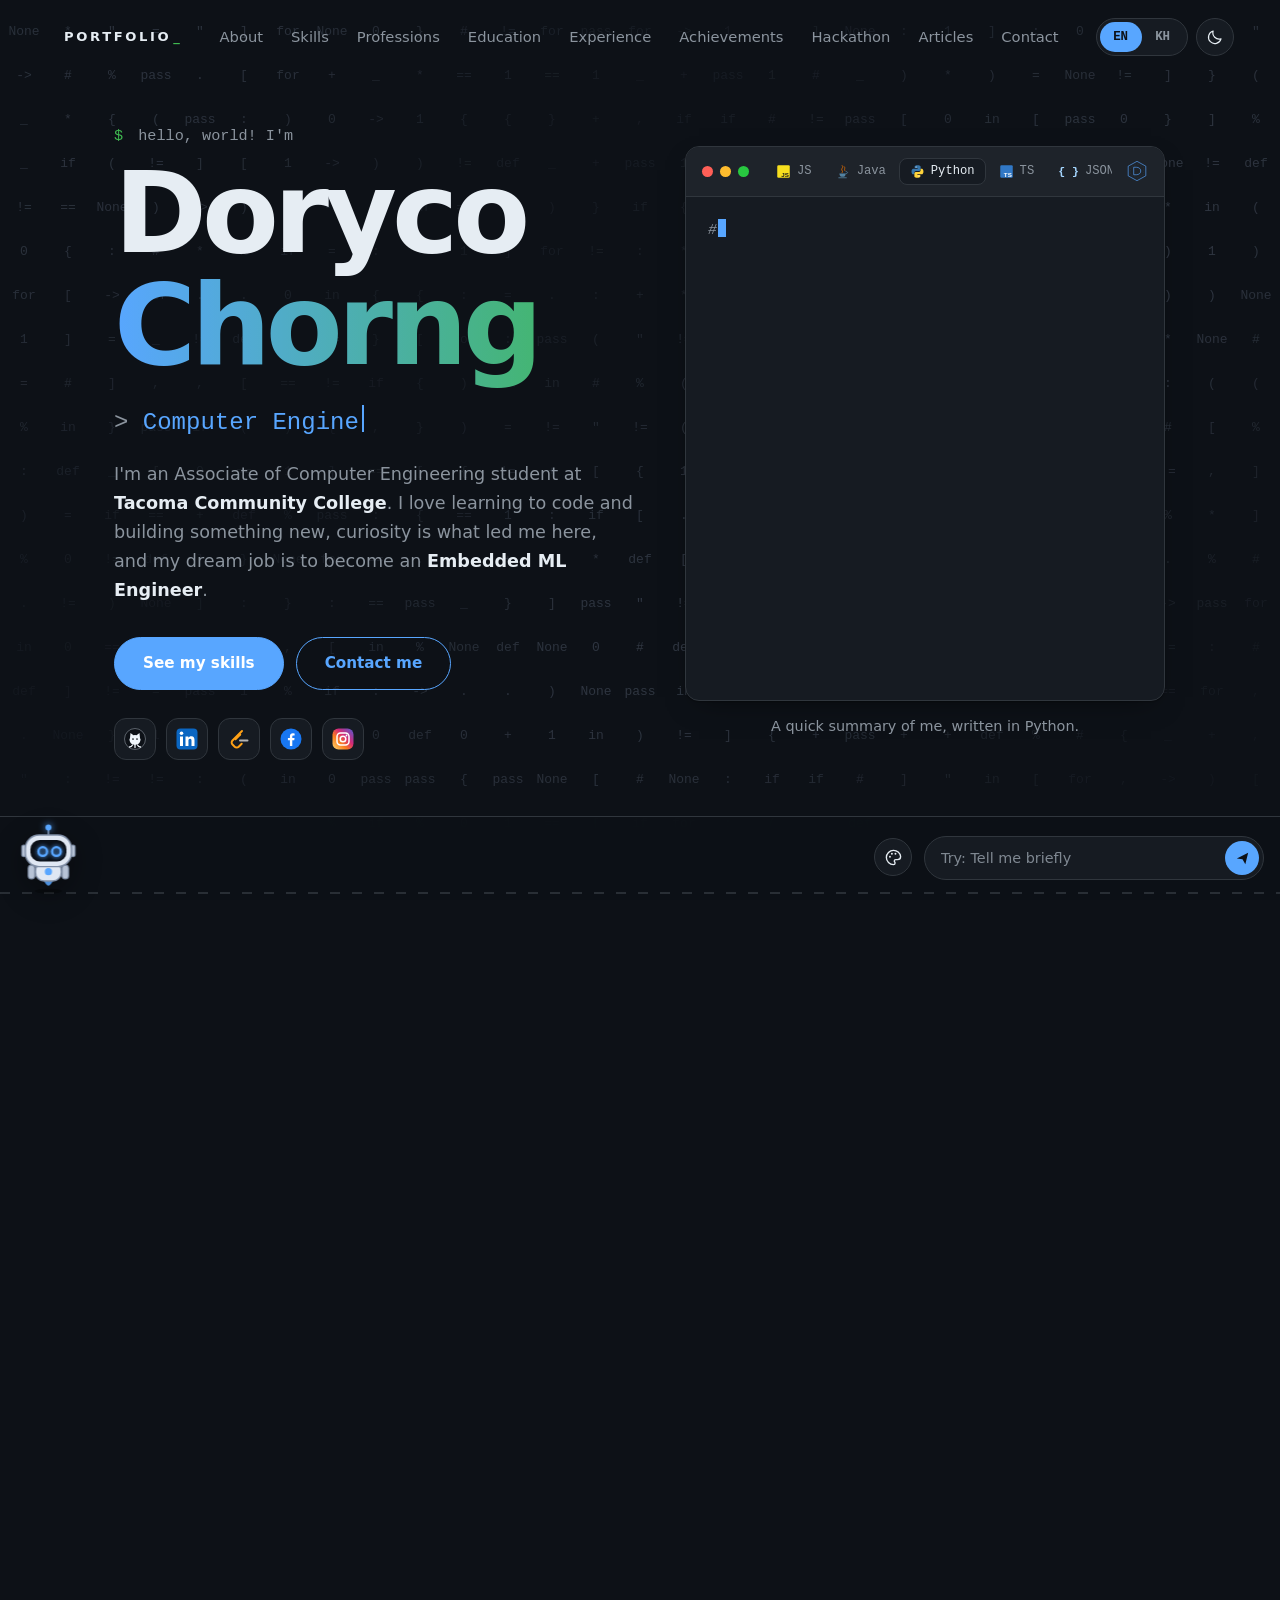
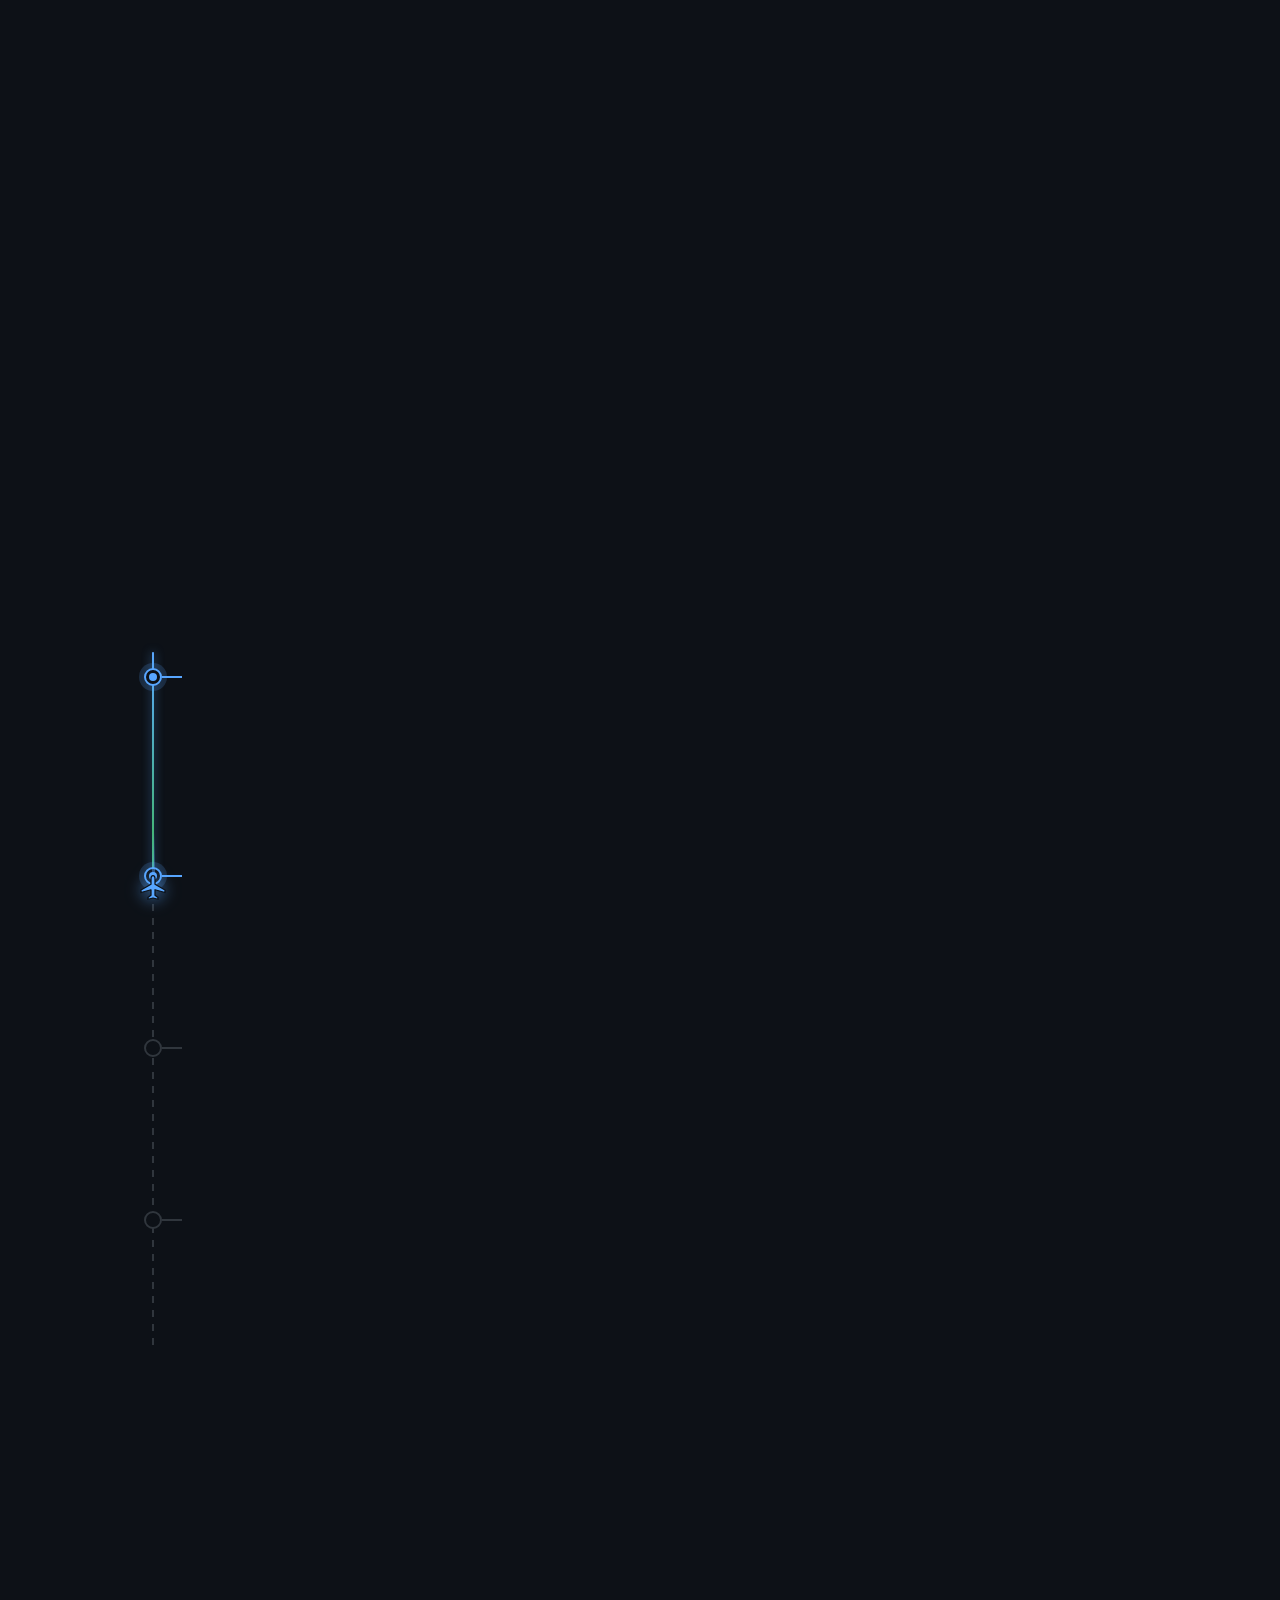
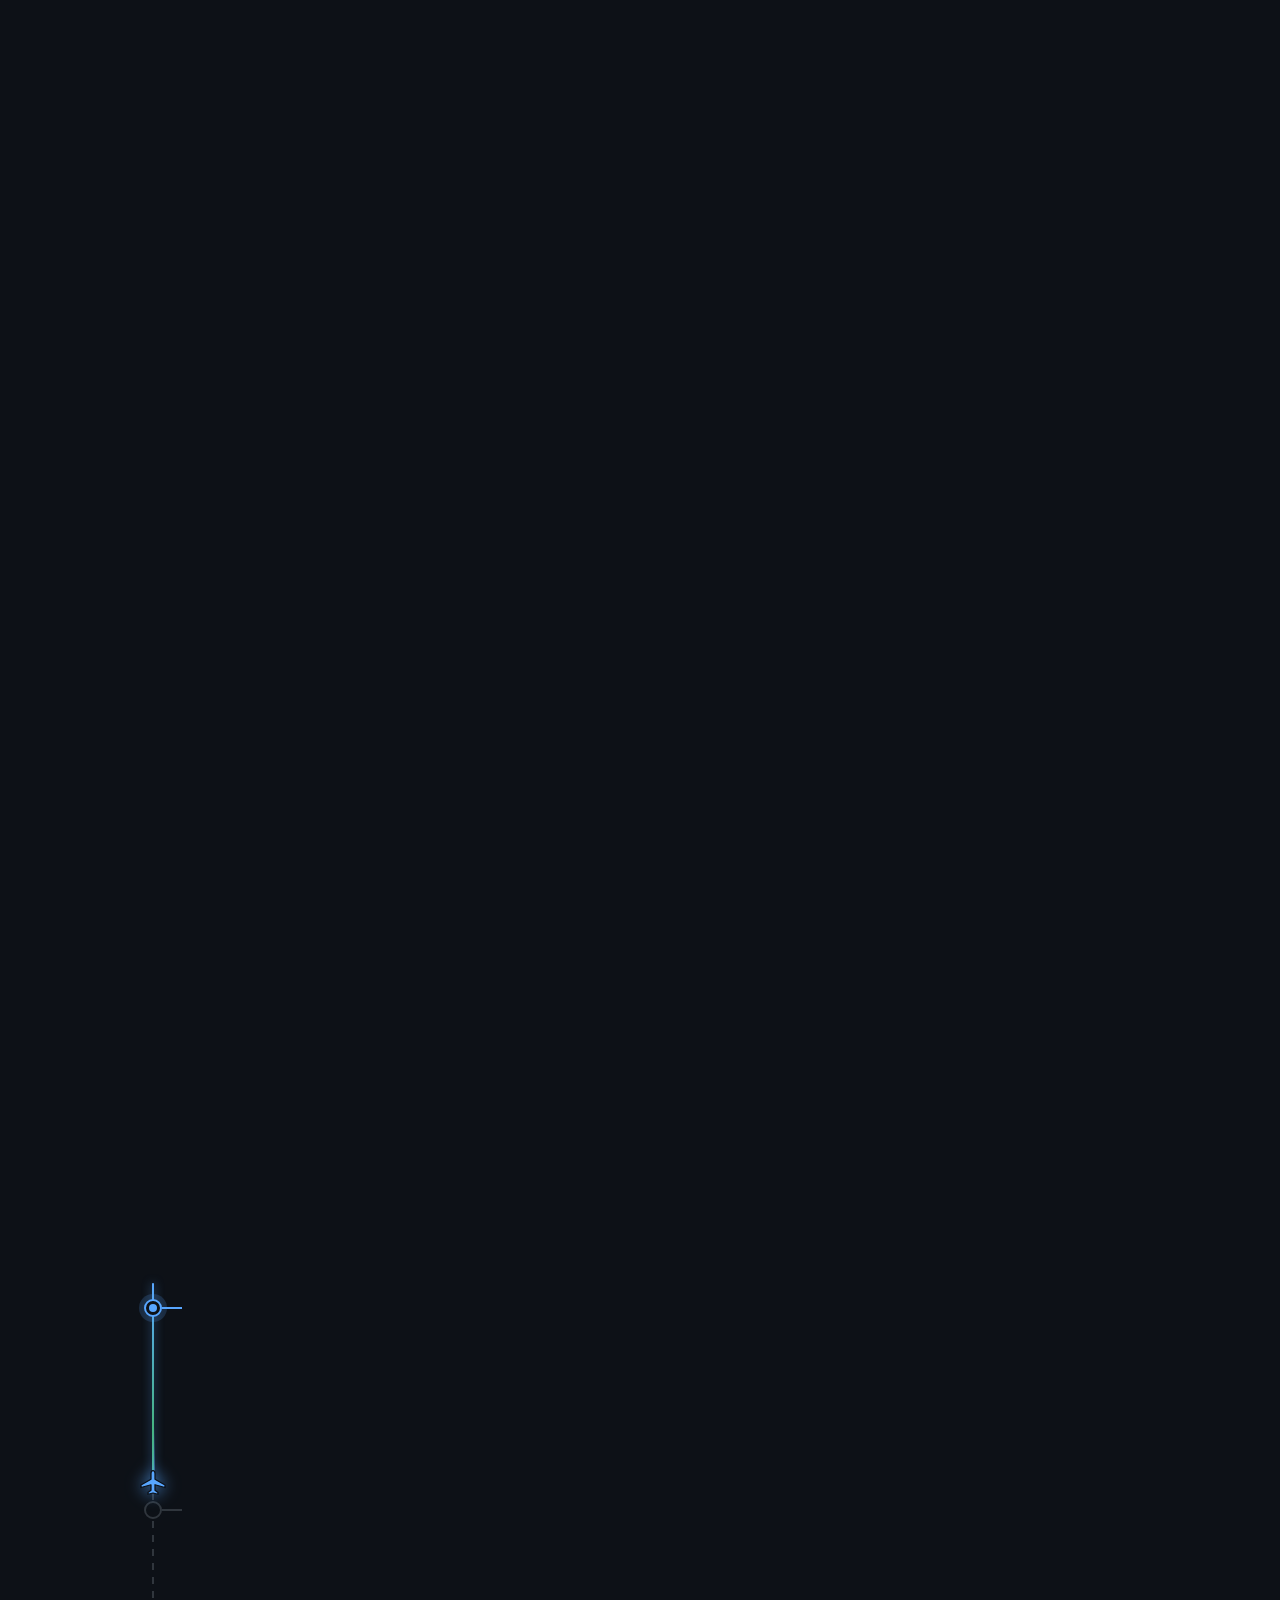
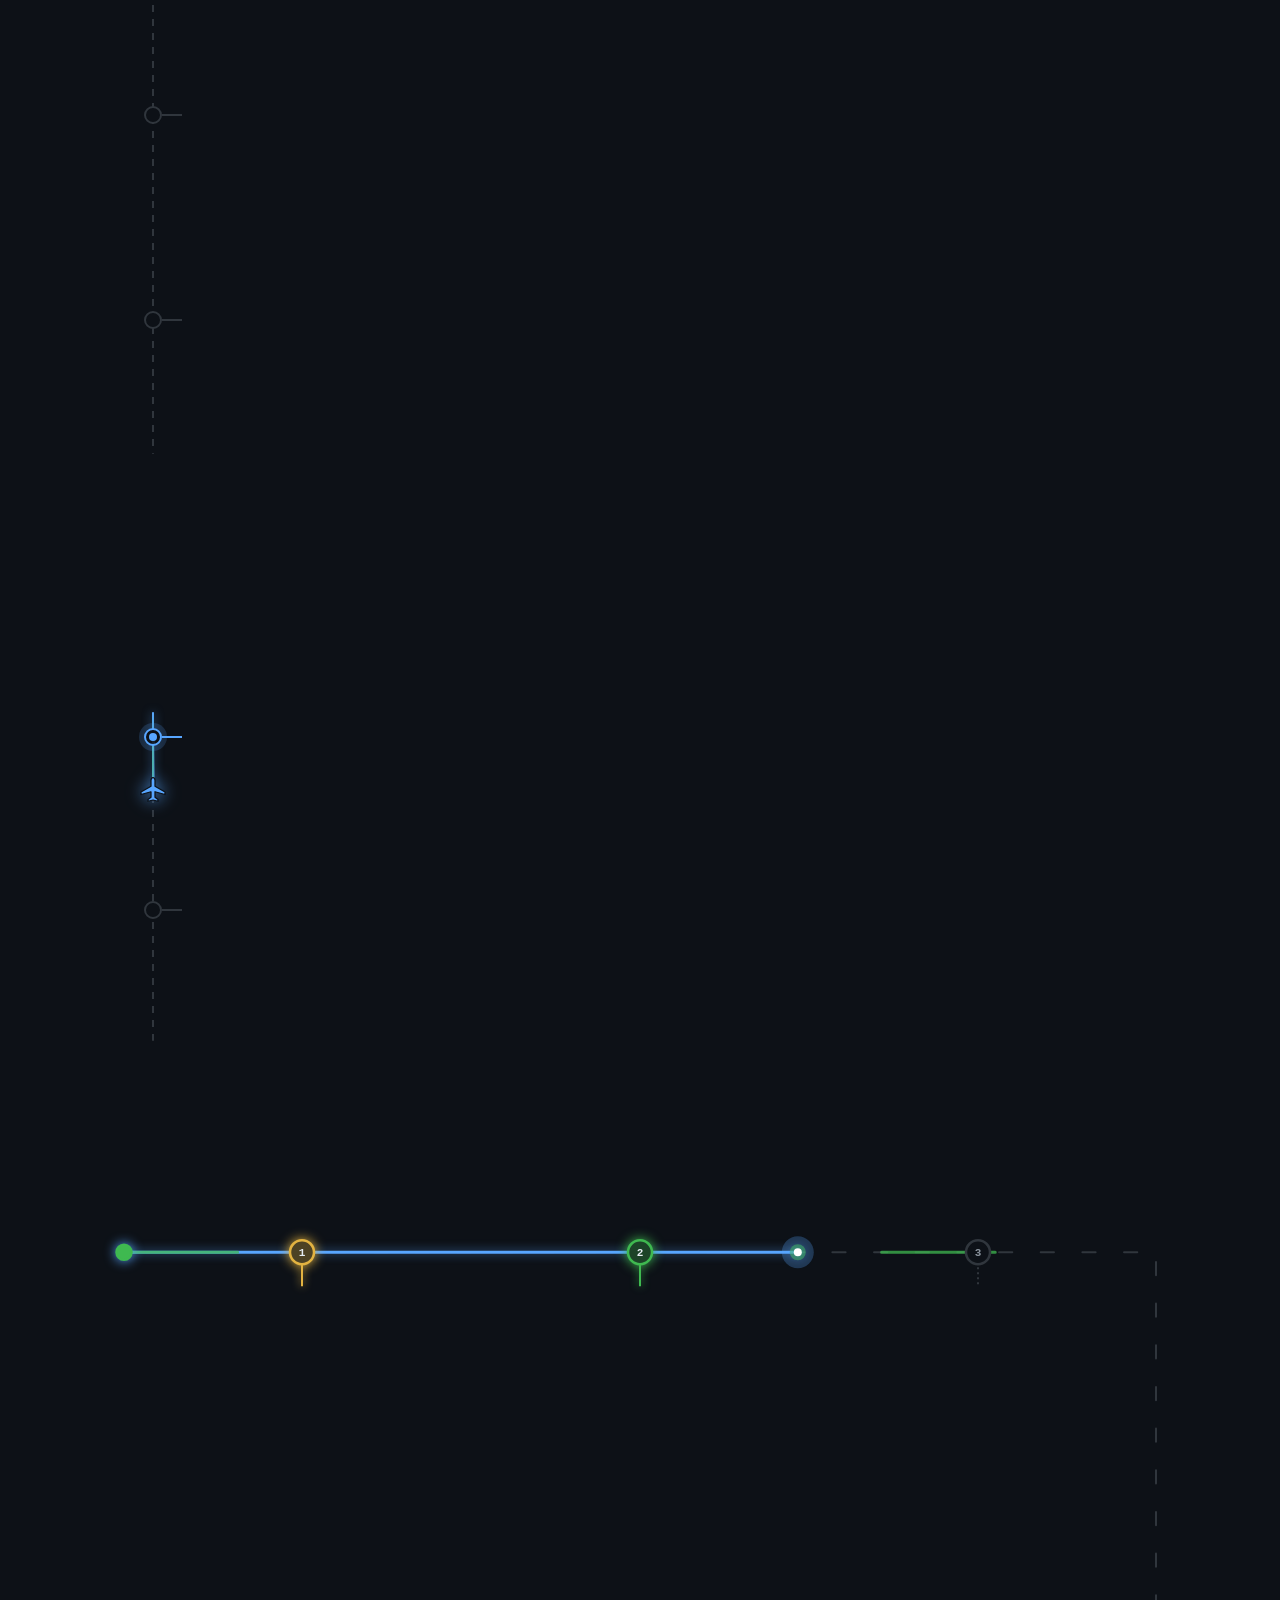
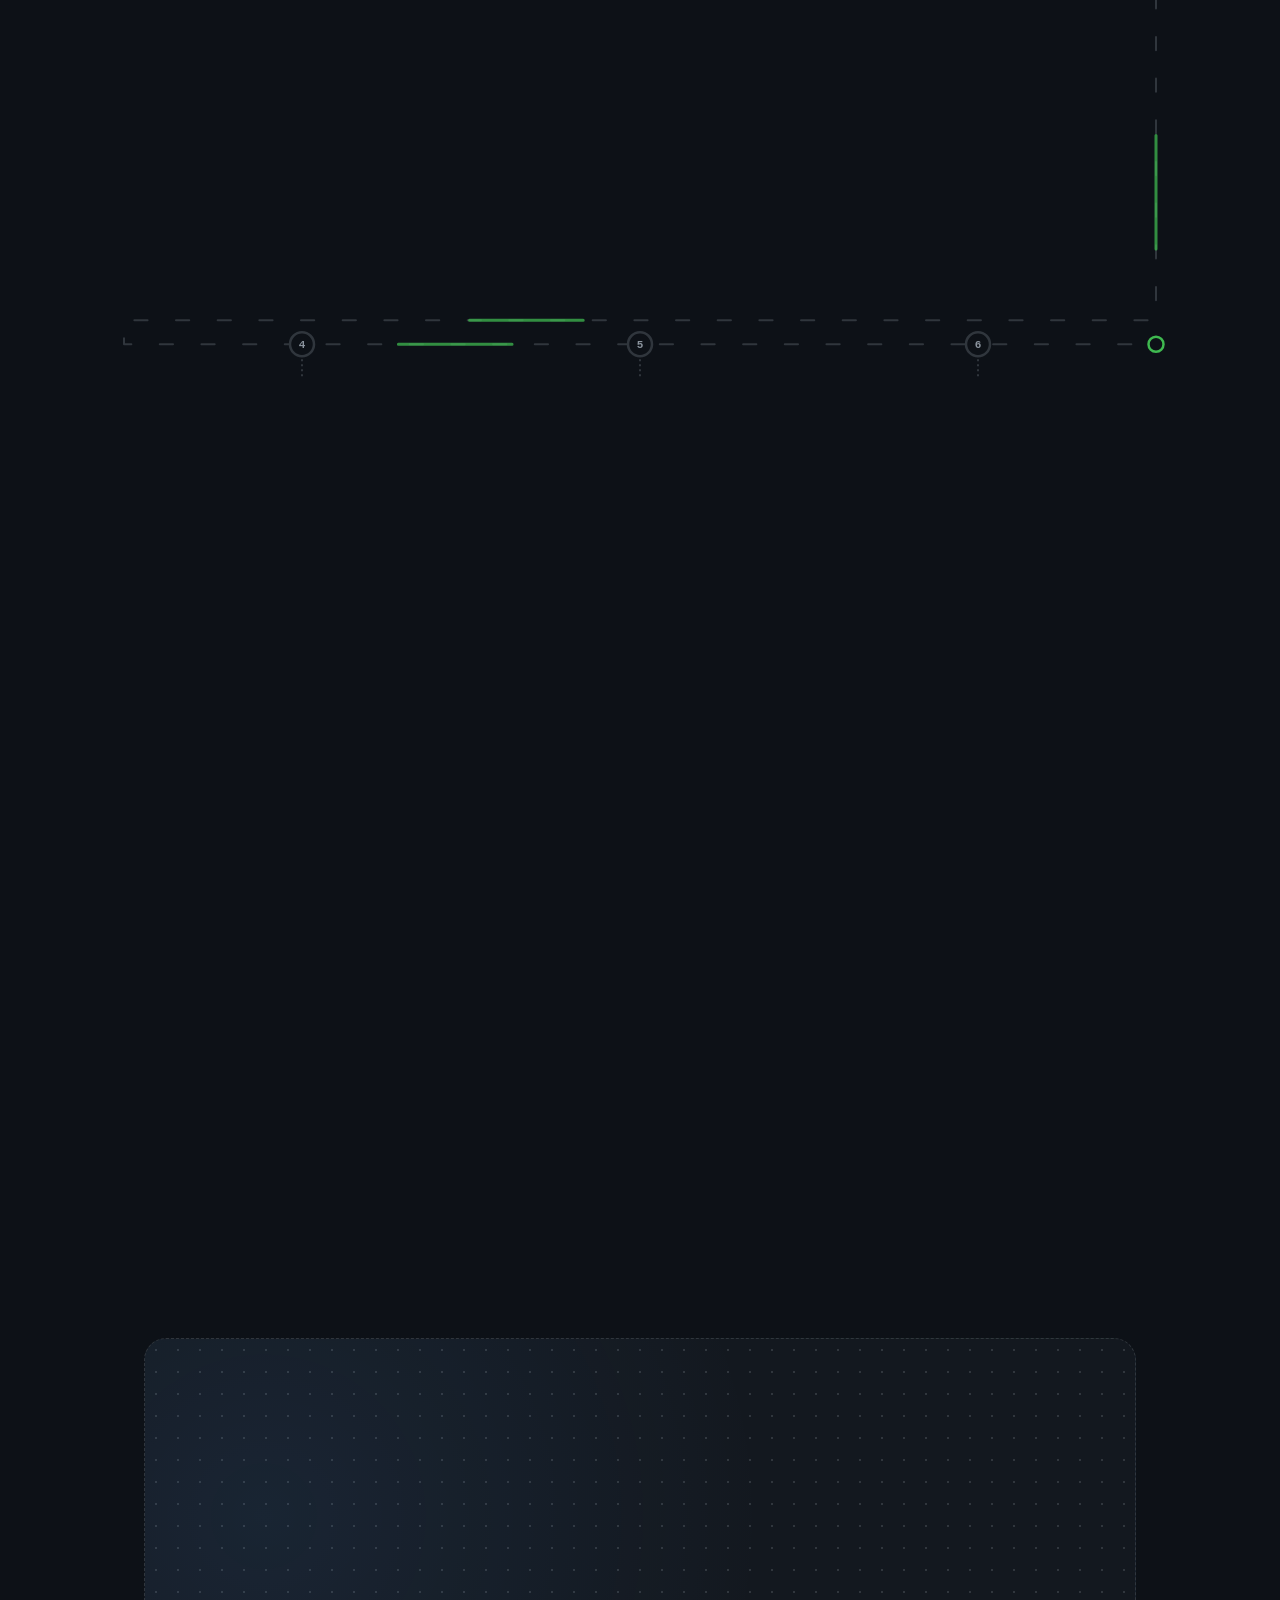
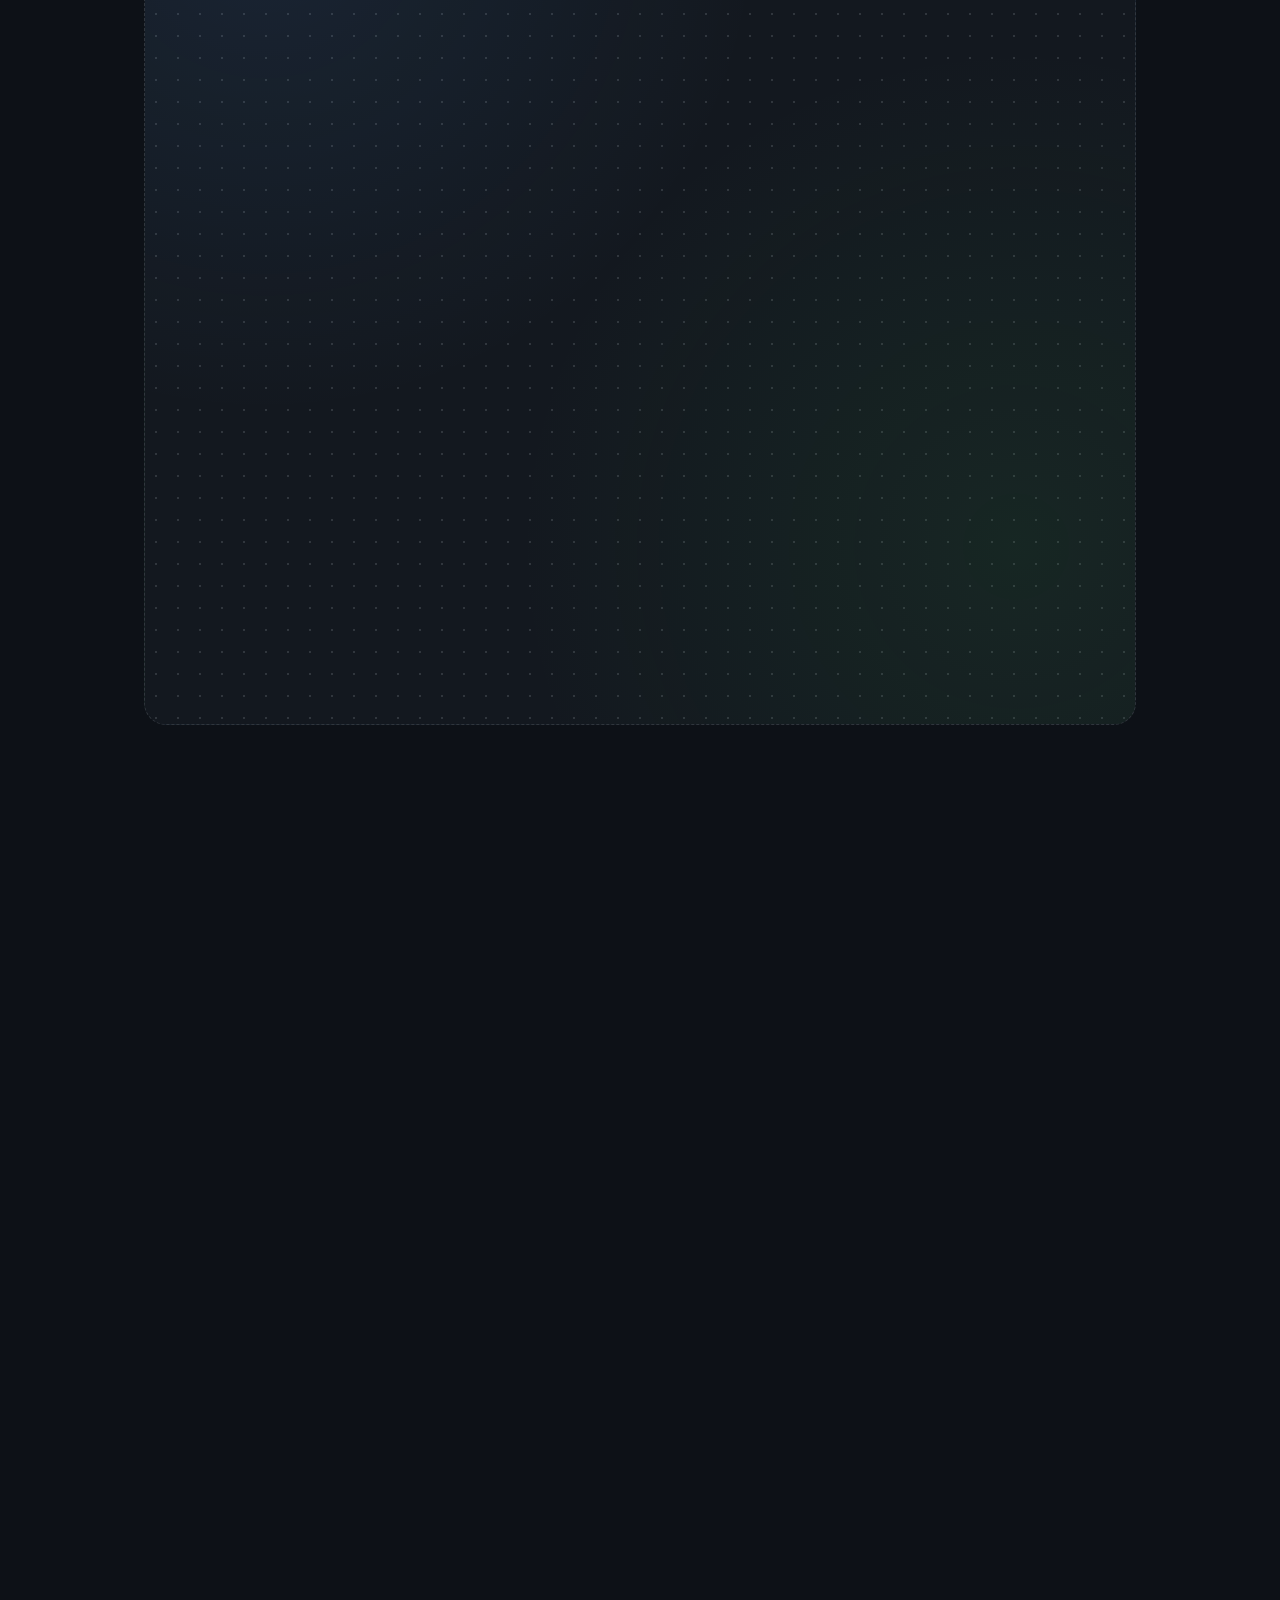
<file: index.html>
<!DOCTYPE html>
<html lang="en">
<head>
  <meta charset="UTF-8" />
  <meta name="viewport" content="width=device-width, initial-scale=1, viewport-fit=cover" />
  <meta name="theme-color" content="#0d1117" />
  <title>Doryco Chorng | Portfolio</title>
  <meta name="description" content="Portfolio of Doryco Chorng, Computer Engineering student at Tacoma Community College." />
  <link rel="icon" href="data:image/svg+xml,%3Csvg xmlns='http://www.w3.org/2000/svg' viewBox='0 0 100 100'%3E%3Crect width='100' height='100' rx='22' fill='%23111'/%3E%3Ctext x='50' y='66' font-size='44' font-family='Arial' font-weight='bold' text-anchor='middle' fill='%23fff'%3EDC%3C/text%3E%3C/svg%3E" />
  <script>
    /* apply the saved theme (dark by default) before first paint to avoid a flash */
    (function () {
      var t = null;
      try { t = localStorage.getItem('theme'); } catch (e) {}
      if (!t) t = 'dark';
      document.documentElement.setAttribute('data-theme', t);
      var m = document.querySelector('meta[name=theme-color]');
      if (m) m.setAttribute('content', t === 'dark' ? '#0d1117' : '#f6f8fa');
    })();
  </script>
  <link rel="stylesheet" href="style.css" />
</head>
<body>

  <!-- Reusable symbols: logo, skill logos, flag -->
  <svg width="0" height="0" style="position:absolute" aria-hidden="true">
    <defs>
      <symbol id="logo" viewBox="0 0 100 100">
        <polygon points="50,6 90,28 90,72 50,94 10,72 10,28" fill="none" stroke="currentColor" stroke-width="3" stroke-linejoin="round" />
        <polygon class="logo-inner" points="50,18 80,34 80,66 50,82 20,66 20,34" fill="none" stroke="currentColor" stroke-width="1" stroke-dasharray="3 5" opacity=".55" />
        <path d="M35 33 H47 C59 33 67 40 67 50 C67 60 59 67 47 67 H35 Z" fill="none" stroke="currentColor" stroke-width="3" stroke-linejoin="round" />
      </symbol>

      <symbol id="i-html" viewBox="0 0 48 48">
        <path d="M6 4 L10 42 L24 46 L38 42 L42 4 Z" fill="#E44D26" />
        <path d="M24 8 V42.5 L35 39.5 L38.5 8 Z" fill="#F16529" />
        <path d="M14 14 H34 L33 24 H19 L19.5 30 L24 31.5 L28.5 30 L29 27" fill="none" stroke="#fff" stroke-width="3" stroke-linejoin="round" />
      </symbol>
      <symbol id="i-css" viewBox="0 0 48 48">
        <path d="M6 4 L10 42 L24 46 L38 42 L42 4 Z" fill="#1572B6" />
        <path d="M24 8 V42.5 L35 39.5 L38.5 8 Z" fill="#33A9DC" />
        <path d="M15 14 H33 L32.6 19 H20 L20.4 24 H32 L31 33 L24 35 L17 33 L16.6 28 H21.4 L21.7 30.4 L24 31 L26.3 30.4 L26.7 26 H16 Z" fill="#fff" />
      </symbol>
      <symbol id="i-angular" viewBox="0 0 48 48">
        <path d="M24 3 L4 10 L7 36 L24 45 L41 36 L44 10 Z" fill="#DD0031" />
        <path d="M24 3 V45 L7 36 L4 10 Z" fill="#C3002F" />
        <path fill="#fff" fill-rule="evenodd" d="M24 9 L11.5 37 H16.5 L19 31 H29 L31.5 37 H36.5 Z M24 19.5 L27.3 27 H20.7 Z" />
      </symbol>
      <symbol id="i-ts" viewBox="0 0 48 48">
        <rect x="4" y="4" width="40" height="40" rx="4" fill="#3178C6" />
        <text x="41" y="40" font-family="Arial, sans-serif" font-weight="700" font-size="20" text-anchor="end" fill="#fff">TS</text>
      </symbol>
      <symbol id="i-js" viewBox="0 0 48 48">
        <rect x="4" y="4" width="40" height="40" rx="4" fill="#F7DF1E" />
        <text x="41" y="40" font-family="Arial, sans-serif" font-weight="700" font-size="20" text-anchor="end" fill="#1a1a1a">JS</text>
      </symbol>
      <symbol id="i-java" viewBox="0 0 48 48">
        <path d="M20 5 C27 11 14 14 20 22 C22 25 20 27 19 28" fill="none" stroke="#E76F00" stroke-width="2.6" stroke-linecap="round" />
        <path d="M27 9 C31 14 25 16 28 21" fill="none" stroke="#E76F00" stroke-width="2.4" stroke-linecap="round" />
        <path d="M11 30 H31 C31 38 27 41 21 41 C15 41 11 38 11 30 Z" fill="#5382A1" />
        <path d="M31 31 C39 31 39 24 31 24" fill="none" stroke="#5382A1" stroke-width="2.6" />
        <path d="M9 44 H33" stroke="#5382A1" stroke-width="2.6" stroke-linecap="round" />
      </symbol>
      <symbol id="i-python" viewBox="0 0 48 48">
        <path fill="#3776AB" d="M24 4 C15 4 15 8 15 8 V13 H24.5 V15 H11 C11 15 5 14.5 5 24 C5 33.5 10.5 33 10.5 33 H14 V28 C14 28 13.8 22.5 19.5 22.5 H29 C29 22.5 34 22.6 34 17.8 V9 C34 9 34.8 4 24 4 Z" />
        <path fill="#FFD43B" d="M24 44 C33 44 33 40 33 40 V35 H23.5 V33 H37 C37 33 43 33.5 43 24 C43 14.5 37.5 15 37.5 15 H34 V20 C34 20 34.2 25.5 28.5 25.5 H19 C19 25.5 14 25.4 14 30.2 V39 C14 39 13.2 44 24 44 Z" />
        <circle cx="19.5" cy="9.5" r="1.7" fill="#fff" /><circle cx="28.5" cy="38.5" r="1.7" fill="#fff" />
      </symbol>
      <symbol id="i-office" viewBox="0 0 48 48">
        <path fill="#D83B01" fill-rule="evenodd" d="M7 34 L28 44 L41 39.5 V9 L28 4 L7 13 Z M28 12 L15 17.5 V30.5 L28 36 Z" />
        <path fill="#FF8F6B" d="M28 12 L41 9 V39.5 L28 36 Z" opacity=".55" />
      </symbol>
      <symbol id="i-word" viewBox="0 0 48 48">
        <rect x="14" y="6" width="30" height="36" rx="3" fill="#2B7CD3" />
        <rect x="14" y="6" width="30" height="9" rx="3" fill="#41A5EE" />
        <rect x="4" y="12" width="24" height="26" rx="3" fill="#185ABD" />
        <text x="16" y="31.5" font-family="Arial, sans-serif" font-weight="700" font-size="17" text-anchor="middle" fill="#fff">W</text>
      </symbol>
      <symbol id="i-excel" viewBox="0 0 48 48">
        <rect x="14" y="6" width="30" height="36" rx="3" fill="#21A366" />
        <rect x="14" y="6" width="30" height="9" rx="3" fill="#33C481" />
        <rect x="4" y="12" width="24" height="26" rx="3" fill="#107C41" />
        <text x="16" y="31.5" font-family="Arial, sans-serif" font-weight="700" font-size="17" text-anchor="middle" fill="#fff">X</text>
      </symbol>
      <symbol id="i-ppt" viewBox="0 0 48 48">
        <rect x="14" y="6" width="30" height="36" rx="3" fill="#ED6C47" />
        <rect x="14" y="6" width="30" height="9" rx="3" fill="#FF8F6B" />
        <rect x="4" y="12" width="24" height="26" rx="3" fill="#C43E1C" />
        <text x="16" y="31.5" font-family="Arial, sans-serif" font-weight="700" font-size="17" text-anchor="middle" fill="#fff">P</text>
      </symbol>
      <symbol id="i-outlook" viewBox="0 0 48 48">
        <rect x="14" y="6" width="30" height="36" rx="3" fill="#0F78D4" />
        <path d="M14 14 L29 26 L44 14 V9 a3 3 0 0 0 -3 -3 H17 a3 3 0 0 0 -3 3 Z" fill="#50D9FF" />
        <rect x="4" y="12" width="24" height="26" rx="3" fill="#0A5CAD" />
        <text x="16" y="31.5" font-family="Arial, sans-serif" font-weight="700" font-size="17" text-anchor="middle" fill="#fff">O</text>
      </symbol>
      <symbol id="i-teams" viewBox="0 0 48 48">
        <circle cx="35" cy="10" r="5" fill="#7B83EB" />
        <path d="M27 19 H44 V32 a8 8 0 0 1 -8 8 h-1 a7 7 0 0 1 -8 -7 Z" fill="#5059C9" />
        <circle cx="21" cy="11" r="7" fill="#7B83EB" />
        <rect x="4" y="19" width="26" height="24" rx="3" fill="#4B53BC" />
        <path d="M11 25 H24 M17.5 25 V37" stroke="#fff" stroke-width="3.4" stroke-linecap="round" fill="none" />
      </symbol>
      <symbol id="i-onedrive" viewBox="0 0 48 48">
        <path d="M14 36 C6 36 5 26 12 25 C12 16 23 13 27 20 C33 16 41 21 39 28 C45 28 46 36 39 36 Z" fill="#0364B8" />
        <path d="M12 25 C12 16 23 13 27 20 C21 22 17 28 14 36 C6 36 5 26 12 25 Z" fill="#28A8EA" />
        <path d="M27 20 C33 16 41 21 39 28 L29 36 H14 C17 28 21 22 27 20 Z" fill="#0F78D4" />
      </symbol>
      <symbol id="i-git" viewBox="0 0 48 48">
        <rect x="9" y="9" width="30" height="30" rx="4" transform="rotate(45 24 24)" fill="#F05032" />
        <path d="M24 15 V33 M24 22 L32 27" stroke="#fff" stroke-width="2.6" fill="none" stroke-linecap="round" />
        <circle cx="24" cy="15" r="3.2" fill="#fff" /><circle cx="24" cy="33" r="3.2" fill="#fff" /><circle cx="32" cy="27" r="3.2" fill="#fff" />
      </symbol>
      <symbol id="i-github" viewBox="0 0 48 48">
        <circle cx="24" cy="24" r="21" fill="#0d1117" stroke="#8b949e" stroke-width="1.2" />
        <path d="M14 22 L15 12 L21 16.5 Q24 15.8 27 16.5 L33 12 L34 22 Q36.5 25 34 29.5 Q32 35 24 36 Q16 35 14 29.5 Q11.5 25 14 22 Z" fill="#f0f6fc" />
        <path d="M24 36 V41 M19 36 Q17 40 13 40 M29 36 Q31 40 35 40" stroke="#f0f6fc" stroke-width="2.6" fill="none" stroke-linecap="round" />
        <circle cx="20" cy="24" r="1.7" fill="#0d1117" /><circle cx="28" cy="24" r="1.7" fill="#0d1117" />
      </symbol>
      <symbol id="i-terminal" viewBox="0 0 48 48">
        <rect x="4" y="8" width="40" height="32" rx="5" fill="#0d1117" stroke="#3fb950" stroke-width="2.4" />
        <path d="M12 18 L20 24 L12 30" stroke="#3fb950" stroke-width="3" fill="none" stroke-linecap="round" stroke-linejoin="round" />
        <path d="M24 31 H35" stroke="#3fb950" stroke-width="3" stroke-linecap="round" />
      </symbol>
      <symbol id="i-network" viewBox="0 0 48 48">
        <circle cx="24" cy="24" r="19" fill="none" stroke="currentColor" stroke-width="2.4" />
        <ellipse cx="24" cy="24" rx="8" ry="19" fill="none" stroke="currentColor" stroke-width="2" />
        <path d="M5 24 H43 M9 14 H39 M9 34 H39" stroke="currentColor" stroke-width="2" fill="none" />
        <circle cx="24" cy="24" r="3.4" fill="currentColor" />
      </symbol>
      <symbol id="flag-kh" viewBox="0 0 60 40">
        <rect width="60" height="40" fill="#032EA1" />
        <rect y="10" width="60" height="20" fill="#E00025" />
        <g fill="#fff">
          <rect x="18" y="24.5" width="24" height="2.4" />
          <rect x="20.5" y="22" width="19" height="2.5" />
          <path d="M27.5 22 V18 Q30 9.5 32.5 18 V22 Z" />
          <path d="M22 22 V19.5 Q23.7 14.5 25.4 19.5 V22 Z" />
          <path d="M34.6 22 V19.5 Q36.3 14.5 38 19.5 V22 Z" />
        </g>
      </symbol>
      <symbol id="i-chip" viewBox="0 0 48 48">
        <g stroke="currentColor" stroke-width="2.6" stroke-linecap="round">
          <path d="M17 4 V11 M24 4 V11 M31 4 V11 M17 37 V44 M24 37 V44 M31 37 V44 M4 17 H11 M4 24 H11 M4 31 H11 M37 17 H44 M37 24 H44 M37 31 H44" />
        </g>
        <rect x="11" y="11" width="26" height="26" rx="4" fill="none" stroke="currentColor" stroke-width="2.6" />
        <path d="M18 24 H22 L24 18 L27 30 L29 24 H31" fill="none" stroke="currentColor" stroke-width="2.2" stroke-linecap="round" stroke-linejoin="round" />
      </symbol>
      <!-- Profession icons (viewBox 0 0 24 24, drawn with currentColor) -->
      <symbol id="r-cap" viewBox="0 0 24 24"><path d="M2 9l10-5 10 5-10 5z"/><path d="M6 11.5V16c0 1.5 3 3 6 3s6-1.5 6-3v-4.5"/><path d="M22 9v6"/></symbol>
      <symbol id="r-browser" viewBox="0 0 24 24"><rect x="3" y="4" width="18" height="16" rx="2"/><path d="M3 9h18"/><circle cx="6.2" cy="6.5" r=".6" fill="currentColor"/><circle cx="8.6" cy="6.5" r=".6" fill="currentColor"/><path d="M9.5 13.5l-2 2 2 2M14.5 13.5l2 2-2 2"/></symbol>
      <symbol id="r-server" viewBox="0 0 24 24"><rect x="3" y="4" width="18" height="6" rx="1.5"/><rect x="3" y="14" width="18" height="6" rx="1.5"/><circle cx="7" cy="7" r=".9" fill="currentColor"/><circle cx="7" cy="17" r=".9" fill="currentColor"/><path d="M11 7h6M11 17h6"/></symbol>
      <symbol id="r-layers" viewBox="0 0 24 24"><path d="M12 3l9 5-9 5-9-5z"/><path d="M3 12.5l9 5 9-5"/><path d="M3 16.5l9 5 9-5"/></symbol>
      <symbol id="r-wrench" viewBox="0 0 24 24"><path d="M14.7 6.3a1 1 0 0 0 0 1.4l1.6 1.6a1 1 0 0 0 1.4 0l3.77-3.77a6 6 0 0 1-7.94 7.94l-6.91 6.91a2.12 2.12 0 0 1-3-3l6.91-6.91a6 6 0 0 1 7.94-7.94l-3.76 3.76z"/></symbol>
      <symbol id="r-clip" viewBox="0 0 24 24"><rect x="5" y="4" width="14" height="17" rx="2"/><path d="M9 4h6v3H9z"/><path d="M8.5 14l2.5 2.5 4.5-5"/></symbol>
      <symbol id="r-heart" viewBox="0 0 24 24"><path d="M12 20s-7-4.4-7-10a4 4 0 0 1 7-2.6A4 4 0 0 1 19 10c0 5.6-7 10-7 10z"/></symbol>
      <symbol id="r-star" viewBox="0 0 24 24"><path d="M12 3l2.7 5.6 6.1.9-4.4 4.3 1 6.1L12 17l-5.4 2.9 1-6.1L3.2 9.5l6.1-.9z"/></symbol>
      <!-- Social logos -->
      <linearGradient id="igGrad" x1="0" y1="1" x2="1" y2="0">
        <stop offset="0" stop-color="#feda75" /><stop offset=".35" stop-color="#fa7e1e" /><stop offset=".6" stop-color="#d62976" /><stop offset="1" stop-color="#4f5bd5" />
      </linearGradient>
      <symbol id="s-linkedin" viewBox="0 0 48 48">
        <rect x="3" y="3" width="42" height="42" rx="8" fill="#0A66C2" />
        <rect x="10" y="19" width="6" height="19" fill="#fff" /><circle cx="13" cy="12.5" r="3.6" fill="#fff" />
        <path d="M21 19h5.7v2.7c1-1.9 3.2-3.2 6-3.2 5.3 0 6.3 3.5 6.3 8V38h-6v-10c0-2.3 0-4.6-2.9-4.6s-3.2 2.1-3.2 4.5V38H21z" fill="#fff" />
      </symbol>
      <symbol id="s-leetcode" viewBox="0 0 48 48">
        <path d="M30 8 L11 27 a5.6 5.6 0 0 0 0 8 l4.4 4.4 a5.6 5.6 0 0 0 8 0 l6-6" fill="none" stroke="#FFA116" stroke-width="4" stroke-linecap="round" stroke-linejoin="round" />
        <path d="M17 24.5 L26.5 15" fill="none" stroke="#FFA116" stroke-width="4" stroke-linecap="round" />
        <path d="M26 27h15" stroke="#B3B3B3" stroke-width="4" stroke-linecap="round" />
      </symbol>
      <symbol id="s-facebook" viewBox="0 0 48 48">
        <circle cx="24" cy="24" r="21" fill="#1877F2" />
        <path d="M26.6 38V26.4h3.9l.6-4.5h-4.5v-2.9c0-1.3.4-2.2 2.2-2.2h2.4v-4a31 31 0 0 0-3.5-.2c-3.5 0-5.9 2.1-5.9 6v3.3h-4v4.5h4V38z" fill="#fff" />
      </symbol>
      <symbol id="s-instagram" viewBox="0 0 48 48">
        <rect x="3" y="3" width="42" height="42" rx="12" fill="url(#igGrad)" />
        <rect x="12" y="12" width="24" height="24" rx="7" fill="none" stroke="#fff" stroke-width="3" />
        <circle cx="24" cy="24" r="5.6" fill="none" stroke="#fff" stroke-width="3" /><circle cx="31" cy="17" r="1.8" fill="#fff" />
      </symbol>
      <symbol id="r-branch" viewBox="0 0 24 24"><circle cx="6" cy="5" r="2.2"/><circle cx="6" cy="19" r="2.2"/><circle cx="18" cy="9" r="2.2"/><path d="M6 7.2v9.6M18 11.2c0 4-6 3-11 6.4"/></symbol>
      <symbol id="r-terminal" viewBox="0 0 24 24"><rect x="3" y="4" width="18" height="16" rx="2.5"/><path d="M7.5 9.5l3 2.5-3 2.5M13 15h4"/></symbol>
      <symbol id="r-network" viewBox="0 0 24 24"><circle cx="12" cy="12" r="9"/><path d="M3 12h18M12 3c3 3 3 15 0 18M12 3c-3 3-3 15 0 18"/></symbol>
      <!-- Achievement icons (viewBox 0 0 24 24) -->
      <symbol id="a-planet" viewBox="0 0 24 24"><circle cx="12" cy="12" r="5"/><ellipse cx="12" cy="12" rx="10.5" ry="3.6" transform="rotate(-25 12 12)"/></symbol>
      <symbol id="a-code" viewBox="0 0 24 24"><path d="M8 7l-5 5 5 5M16 7l5 5-5 5M13.5 4.5l-3 15"/></symbol>
      <symbol id="a-calc" viewBox="0 0 24 24"><rect x="5" y="3" width="14" height="18" rx="2.5"/><rect x="8" y="6" width="8" height="4" rx="1"/><path d="M8.5 14h.01M12 14h.01M15.5 14h.01M8.5 17.5h.01M12 17.5h.01M15.5 17.5h.01" stroke-width="2.6"/></symbol>
      <symbol id="a-sigma" viewBox="0 0 24 24"><path d="M18 5H6.5l6 7-6 7H18"/></symbol>
      <symbol id="a-abacus" viewBox="0 0 24 24"><rect x="3.5" y="4" width="17" height="16" rx="2"/><path d="M3.5 12h17M9 4v16M15 4v16"/><circle cx="6.2" cy="8" r="1.1"/><circle cx="12" cy="8" r="1.1"/><circle cx="17.8" cy="8" r="1.1"/><circle cx="6.2" cy="16" r="1.1"/><circle cx="12" cy="16" r="1.1"/><circle cx="17.8" cy="16" r="1.1"/></symbol>
      <symbol id="a-medal" viewBox="0 0 24 24"><circle cx="12" cy="15" r="5"/><path d="M9 10.5L7 3h3.5L12 7l1.5-4H17l-2 7.5"/></symbol>
      <symbol id="a-cert" viewBox="0 0 24 24"><rect x="3" y="4" width="18" height="14" rx="2"/><path d="M7 9h10M7 12.5h5"/><circle cx="16.5" cy="14.5" r="2"/></symbol>
      <symbol id="a-trophy" viewBox="0 0 24 24"><path d="M8 4h8v5a4 4 0 0 1-8 0z"/><path d="M8 6H5v1.5A3 3 0 0 0 8 10.5M16 6h3v1.5A3 3 0 0 1 16 10.5M12 13v4M8.5 20h7M10 17h4"/></symbol>
      <symbol id="a-org" viewBox="0 0 24 24"><path d="M4 21V8l8-5 8 5v13M9 21v-6h6v6M9 11h.01M15 11h.01"/></symbol>
    </defs>
  </svg>

  <!-- Intro: the logo draws itself, then the visitor zooms inside -->
  <div id="loader">
    <svg class="loader-logo" viewBox="0 0 100 100" aria-hidden="true">
      <polygon pathLength="1" points="50,6 90,28 90,72 50,94 10,72 10,28" />
      <path pathLength="1" d="M35 33 H47 C59 33 67 40 67 50 C67 60 59 67 47 67 H35 Z" />
    </svg>
  </div>

  <canvas id="bg" aria-hidden="true"></canvas>
  <div class="cursor-ring" id="cursorRing"></div>
  <div class="cursor-dot" id="cursorDot"></div>
  <div class="scroll-progress" id="scrollProgress"></div>

  <!-- Navigation -->
  <header class="nav" id="nav">
    <a href="#home" class="brand" aria-label="Portfolio home">Portfolio</a>
    <nav class="links" id="links">
      <a href="#about" data-i18n="k0">About</a>
      <a href="#skills" data-i18n="k1">Skills</a>
      <a href="#roles" data-i18n="k2">Professions</a>
      <a href="#education" data-i18n="k3">Education</a>
      <a href="#experience" data-i18n="k4">Experience</a>
      <a href="#achievements" data-i18n="ach">Achievements</a>
      <a href="#hackathon" data-i18n="hack_nav">Hackathon</a>
      <a href="#articles" data-i18n="art_nav">Articles</a>
      <a href="#contact" data-i18n="k5">Contact</a>
    </nav>
    <div class="nav-tools">
      <div class="lang-switch" role="group" aria-label="Language"><button type="button" data-l="en" aria-label="English" aria-pressed="true">EN</button><button type="button" data-l="km" aria-label="Khmer" aria-pressed="false">KH</button></div>
      <button class="theme-btn" id="themeBtn" aria-label="Switch between light and dark mode" title="Light / dark mode">
        <svg class="i-sun" viewBox="0 0 24 24" fill="none" stroke="currentColor" stroke-width="1.6" stroke-linecap="round"><circle cx="12" cy="12" r="4.2"/><path d="M12 2.5v2.2M12 19.3v2.2M2.5 12h2.2M19.3 12h2.2M5.3 5.3l1.6 1.6M17.1 17.1l1.6 1.6M5.3 18.7l1.6-1.6M17.1 6.9l1.6-1.6"/></svg>
        <svg class="i-moon" viewBox="0 0 24 24" fill="none" stroke="currentColor" stroke-width="1.6" stroke-linecap="round" stroke-linejoin="round"><path d="M20 14.5A8.5 8.5 0 0 1 9.5 4 8.5 8.5 0 1 0 20 14.5z"/></svg>
      </button>
      <button class="menu-btn" id="menuBtn" aria-label="Open menu" aria-expanded="false"><i></i><i></i></button>
    </div>
  </header>

  <main>
    <!-- Hero -->
    <section id="home" class="hero">
      <div class="hero-inner">
        <p class="eyebrow fade" data-i18n="k6"><span class="ps">$</span> hello, world! I'm</p>
        <h1 class="name" aria-label="Doryco Chorng">
          <span class="line" style="--i:0"><span data-i18n="nm1">Doryco</span></span>
          <span class="line" style="--i:1"><span data-i18n="nm2">Chorng</span></span>
        </h1>
        <p class="typing fade" style="--i:2"><span id="typed"></span><span class="caret"></span></p>
        <p class="lead fade" style="--i:3" data-i18n="k7">I'm an Associate of Computer Engineering student at <strong>Tacoma Community College</strong>. I love learning to code and building something new, curiosity is what led me here, and my dream job is to become an <strong>Embedded ML Engineer</strong>.</p>
        <div class="cta fade" style="--i:4">
          <a href="#skills" class="btn solid" data-i18n="k8">See my skills</a>
          <a href="#contact" class="btn outline" data-i18n="k9">Contact me</a>
        </div>
        <ul class="socials-mini fade" style="--i:5" aria-label="My profiles">
          <li><a href="https://github.com/dorycoChorng" target="_blank" rel="noopener noreferrer" aria-label="GitHub: dorycoChorng" title="GitHub"><svg viewBox="0 0 48 48"><use href="#i-github" /></svg></a></li>
          <li><a href="https://linkedin.com/in/chorngdorycodev" target="_blank" rel="noopener noreferrer" aria-label="LinkedIn: chorngdorycodev" title="LinkedIn"><svg viewBox="0 0 48 48"><use href="#s-linkedin" /></svg></a></li>
          <li><a href="https://leetcode.com/u/doryco2889/" target="_blank" rel="noopener noreferrer" aria-label="LeetCode: doryco2889" title="LeetCode"><svg viewBox="0 0 48 48"><use href="#s-leetcode" /></svg></a></li>
          <li><a href="https://www.facebook.com/RycoooMe/" target="_blank" rel="noopener noreferrer" aria-label="Facebook: RycoooMe" title="Facebook"><svg viewBox="0 0 48 48"><use href="#s-facebook" /></svg></a></li>
          <li><a href="https://www.instagram.com/dorycochorngdev/" target="_blank" rel="noopener noreferrer" aria-label="Instagram: @dorycochorngdev" title="Instagram"><svg viewBox="0 0 48 48"><use href="#s-instagram" /></svg></a></li>
        </ul>
      </div>
      <figure class="hero-visual fade" style="--i:3">
        <div class="code-card" id="codeCard" role="img" aria-label="A short summary of Doryco written in Python: a future developer and programmer who knows HTML, CSS, Angular, TypeScript, JavaScript, Java and Python, studying computer engineering, dreaming of being an embedded ML engineer.">
          <div class="code-bar"><span class="dots"><i></i><i></i><i></i></span><div class="lang-tabs" role="tablist" aria-label="Choose a programming language"><button type="button" role="tab" data-lang="javascript" aria-selected="false" tabindex="-1"><svg viewBox="0 0 48 48" aria-hidden="true"><use href="#i-js" /></svg>JS</button><button type="button" role="tab" data-lang="java" aria-selected="false" tabindex="-1"><svg viewBox="0 0 48 48" aria-hidden="true"><use href="#i-java" /></svg>Java</button><button type="button" role="tab" data-lang="python" aria-selected="true" tabindex="0"><svg viewBox="0 0 48 48" aria-hidden="true"><use href="#i-python" /></svg>Python</button><button type="button" role="tab" data-lang="typescript" aria-selected="false" tabindex="-1"><svg viewBox="0 0 48 48" aria-hidden="true"><use href="#i-ts" /></svg>TS</button><button type="button" role="tab" data-lang="json" aria-selected="false" tabindex="-1"><span class="glyph" aria-hidden="true">{ }</span>JSON</button></div><svg class="code-logo" viewBox="0 0 100 100"><use href="#logo" /></svg></div>
          <pre class="code" aria-hidden="true"><code><span class="cl" style="--i:0"><span class="com"># a quick summary of me</span></span><span class="cl" style="--i:1"><span class="fn">me</span> = {</span><span class="cl" style="--i:2">    <span class="prop">"name"</span>: <span class="str">"Doryco Chorng"</span>,</span><span class="cl" style="--i:3">    <span class="prop">"role"</span>: <span class="str">"Future Developer &amp; Programmer"</span>,</span><span class="cl" style="--i:4">    <span class="prop">"stack"</span>: [</span><span class="cl" style="--i:5">        <span class="str">"HTML"</span>, <span class="str">"CSS"</span>, <span class="str">"Angular"</span>,</span><span class="cl" style="--i:6">        <span class="str">"TypeScript"</span>, <span class="str">"JavaScript"</span>,</span><span class="cl" style="--i:7">        <span class="str">"Java"</span>, <span class="str">"Python"</span>,</span><span class="cl" style="--i:8">    ],</span><span class="cl" style="--i:9">    <span class="prop">"studying"</span>: <span class="str">"Computer Engineering"</span>,</span><span class="cl" style="--i:10">    <span class="prop">"dream"</span>: <span class="str">"Embedded ML Engineer"</span>,</span><span class="cl" style="--i:11">}</span><span class="cl cursor-line" style="--i:12"><span class="kw">print</span>(<span class="fn">me</span>[<span class="str">"role"</span>])</span></code></pre>
        </div>
        <figcaption id="codeCaption">A quick summary of me, written in Python.</figcaption>
      </figure>
      <a href="#about" class="scroll-hint" aria-label="Scroll down"><span data-i18n="k10">Scroll</span><i></i></a>
    </section>

    <!-- About -->
    <section id="about" class="section">
      <div class="about-scene" aria-hidden="true">
      <svg class="scene" viewBox="0 0 1600 420" preserveAspectRatio="xMidYMax slice" focusable="false">
        <defs>
          <linearGradient id="skyG" x1="0" y1="0" x2="0" y2="1">
            <stop offset="0" class="sky0"/><stop offset=".62" class="sky1"/><stop offset="1" class="sky2"/>
          </linearGradient>
          <radialGradient id="sunG" cx=".5" cy=".5" r=".5"><stop offset="0" class="sun0"/><stop offset=".55" class="sun1"/><stop offset="1" class="sun2"/></radialGradient>
          <linearGradient id="waterG" x1="0" y1="0" x2="0" y2="1"><stop offset="0" class="wat0"/><stop offset="1" class="wat1"/></linearGradient>
          <mask id="slitMask"><rect width="1600" height="420" fill="#fff"/><rect x="420" y="240" width="6" height="14" fill="#000"/><rect x="442" y="240" width="6" height="14" fill="#000"/><rect x="464" y="240" width="6" height="14" fill="#000"/><rect x="486" y="240" width="6" height="14" fill="#000"/><rect x="508" y="240" width="6" height="14" fill="#000"/><rect x="530" y="240" width="6" height="14" fill="#000"/><rect x="552" y="240" width="6" height="14" fill="#000"/><rect x="574" y="240" width="6" height="14" fill="#000"/><rect x="596" y="240" width="6" height="14" fill="#000"/><rect x="618" y="240" width="6" height="14" fill="#000"/><rect x="640" y="240" width="6" height="14" fill="#000"/><rect x="662" y="240" width="6" height="14" fill="#000"/><rect x="684" y="240" width="6" height="14" fill="#000"/><rect x="706" y="240" width="6" height="14" fill="#000"/><rect x="728" y="240" width="6" height="14" fill="#000"/><rect x="750" y="240" width="6" height="14" fill="#000"/><rect x="772" y="240" width="6" height="14" fill="#000"/><rect x="794" y="240" width="6" height="14" fill="#000"/><rect x="816" y="240" width="6" height="14" fill="#000"/><rect x="838" y="240" width="6" height="14" fill="#000"/><rect x="860" y="240" width="6" height="14" fill="#000"/><rect x="882" y="240" width="6" height="14" fill="#000"/><rect x="904" y="240" width="6" height="14" fill="#000"/><rect x="926" y="240" width="6" height="14" fill="#000"/><rect x="948" y="240" width="6" height="14" fill="#000"/><rect x="970" y="240" width="6" height="14" fill="#000"/><rect x="992" y="240" width="6" height="14" fill="#000"/><rect x="1014" y="240" width="6" height="14" fill="#000"/><rect x="1036" y="240" width="6" height="14" fill="#000"/><rect x="1058" y="240" width="6" height="14" fill="#000"/><rect x="1080" y="240" width="6" height="14" fill="#000"/><rect x="1102" y="240" width="6" height="14" fill="#000"/><rect x="1124" y="240" width="6" height="14" fill="#000"/><rect x="1146" y="240" width="6" height="14" fill="#000"/><rect x="1168" y="240" width="6" height="14" fill="#000"/><rect x="480" y="212" width="6" height="12" fill="#000"/><rect x="502" y="212" width="6" height="12" fill="#000"/><rect x="524" y="212" width="6" height="12" fill="#000"/><rect x="546" y="212" width="6" height="12" fill="#000"/><rect x="568" y="212" width="6" height="12" fill="#000"/><rect x="590" y="212" width="6" height="12" fill="#000"/><rect x="612" y="212" width="6" height="12" fill="#000"/><rect x="634" y="212" width="6" height="12" fill="#000"/><rect x="656" y="212" width="6" height="12" fill="#000"/><rect x="678" y="212" width="6" height="12" fill="#000"/><rect x="700" y="212" width="6" height="12" fill="#000"/><rect x="722" y="212" width="6" height="12" fill="#000"/><rect x="744" y="212" width="6" height="12" fill="#000"/><rect x="766" y="212" width="6" height="12" fill="#000"/><rect x="788" y="212" width="6" height="12" fill="#000"/><rect x="810" y="212" width="6" height="12" fill="#000"/><rect x="832" y="212" width="6" height="12" fill="#000"/><rect x="854" y="212" width="6" height="12" fill="#000"/><rect x="876" y="212" width="6" height="12" fill="#000"/><rect x="898" y="212" width="6" height="12" fill="#000"/><rect x="920" y="212" width="6" height="12" fill="#000"/><rect x="942" y="212" width="6" height="12" fill="#000"/><rect x="964" y="212" width="6" height="12" fill="#000"/><rect x="986" y="212" width="6" height="12" fill="#000"/><rect x="1008" y="212" width="6" height="12" fill="#000"/><rect x="1030" y="212" width="6" height="12" fill="#000"/><rect x="1052" y="212" width="6" height="12" fill="#000"/><rect x="1074" y="212" width="6" height="12" fill="#000"/><rect x="1096" y="212" width="6" height="12" fill="#000"/><rect x="1118" y="212" width="6" height="12" fill="#000"/></mask>
          <mask id="fadeRefl"><linearGradient id="fr" x1="0" y1="0" x2="0" y2="1"><stop offset="0" stop-color="#fff" stop-opacity=".9"/><stop offset="1" stop-color="#fff" stop-opacity="0"/></linearGradient><rect y="300" width="1600" height="120" fill="url(#fr)"/></mask>
        </defs>
        <rect width="1600" height="300" fill="url(#skyG)"/>
        <circle cx="800" cy="256" r="120" fill="url(#sunG)"/>
        <circle cx="800" cy="256" r="46" class="sunCore"/>
        <g class="far"><path d="M-40 302 L-40 290 L40 261.3899865165315 L120 275.4690840720498 L200 257.64552948775645 L280 283.8064748547487 L360 256.04952625726344 L440 287.4448619042985 L520 256.7079572088552 L600 278.8658690693184 L680 259.57710014722284 L760 271.0262227762496 L840 264.466433609763 L920 264.446503878027 L1000 271.0512881803995 L1080 259.56362949413085 L1160 278.89440571243944 L1240 256.7018401344668 L1320 287.47497485013173 L1400 256.0511689574303 L1480 283.77678521466015 L1560 257.6548228812494 L1640 275.4417892371309 L1720 261.4063134884284 L1640 302Z"/></g>
        <g class="temple" mask="url(#slitMask)"><rect x="330" y="278" width="940" height="22"/><rect x="390" y="254" width="820" height="24"/><rect x="450" y="230" width="700" height="24"/><rect x="520" y="204" width="560" height="26"/><rect x="754" y="153" width="92" height="51"/><rect x="763.2" y="132" width="73.59999999999991" height="21"/><path d="M768.72 132 Q761.36 93 800 63 Q838.64 93 831.28 132Z"/><rect x="796.78" y="54" width="6.440000000000055" height="18"/><rect x="655" y="167.28" width="70" height="36.72"/><rect x="662" y="152.16" width="56" height="15.120000000000005"/><path d="M666.2 152.16 Q660.6 124.08 690 102.48 Q719.4 124.08 713.8 152.16Z"/><rect x="687.55" y="96" width="4.900000000000091" height="12.959999999999994"/><rect x="875" y="167.28" width="70" height="36.72"/><rect x="882" y="152.16" width="56" height="15.120000000000005"/><path d="M886.2 152.16 Q880.6 124.08 910 102.48 Q939.4 124.08 933.8 152.16Z"/><rect x="907.55" y="96" width="4.900000000000091" height="12.959999999999994"/><rect x="572" y="176.12" width="56" height="27.879999999999995"/><rect x="577.6" y="164.64" width="44.799999999999955" height="11.480000000000018"/><path d="M580.96 164.64 Q576.48 143.32 600 126.92 Q623.52 143.32 619.04 164.64Z"/><rect x="598.04" y="122" width="3.9200000000000728" height="9.840000000000003"/><rect x="972" y="176.12" width="56" height="27.879999999999995"/><rect x="977.6" y="164.64" width="44.799999999999955" height="11.480000000000018"/><path d="M980.96 164.64 Q976.48 143.32 1000 126.92 Q1023.52 143.32 1019.04 164.64Z"/><rect x="998.04" y="122" width="3.9200000000000728" height="9.840000000000003"/></g>
        <g class="near"><path d="M-40 302 L-40 296 L40 293.7420798710421 L120 280.00122787897436 L200 294.1352127223921 L280 280.48176302647863 L360 290.13633393196915 L440 281.9927652049851 L520 286.5268237646844 L600 284.4338984078084 L680 283.54636674345124 L760 287.64306256597223 L840 281.39287598835796 L920 291.40715757875637 L1000 280.2093510700696 L1080 295.4762339307064 L1160 280.07438232141504 L1240 292.4199097570113 L1320 280.9969321551955 L1400 288.5537843783207 L1480 282.91573992757685 L1560 285.1821146337958 L1640 285.70338986628803 L1720 282.5287915825232 L1640 302Z"/></g>
        <g class="palms"><path d="M150 300 Q155.2 184.5 176 90" fill="none" stroke="currentColor" stroke-width="9" stroke-linecap="round"/><path d="M176 90 Q123.75 44 81 106" fill="none" stroke="currentColor" stroke-width="7" stroke-linecap="round"/><path d="M176 90 Q137.5 9 106 95.5" fill="none" stroke="currentColor" stroke-width="7" stroke-linecap="round"/><path d="M176 90 Q159.5 -14 146 88.6" fill="none" stroke="currentColor" stroke-width="7" stroke-linecap="round"/><path d="M176 90 Q192.5 -14 206 88.6" fill="none" stroke="currentColor" stroke-width="7" stroke-linecap="round"/><path d="M176 90 Q214.5 9 246 95.5" fill="none" stroke="currentColor" stroke-width="7" stroke-linecap="round"/><path d="M176 90 Q228.25 44 271 106" fill="none" stroke="currentColor" stroke-width="7" stroke-linecap="round"/><path d="M176 90 Q176 -21 176 86.5" fill="none" stroke="currentColor" stroke-width="7" stroke-linecap="round"/><path d="M238 300 Q234.4 217.5 220 150" fill="none" stroke="currentColor" stroke-width="9" stroke-linecap="round"/><path d="M220 150 Q167.75 104 125 166" fill="none" stroke="currentColor" stroke-width="7" stroke-linecap="round"/><path d="M220 150 Q181.5 69 150 155.5" fill="none" stroke="currentColor" stroke-width="7" stroke-linecap="round"/><path d="M220 150 Q203.5 46 190 148.6" fill="none" stroke="currentColor" stroke-width="7" stroke-linecap="round"/><path d="M220 150 Q236.5 46 250 148.6" fill="none" stroke="currentColor" stroke-width="7" stroke-linecap="round"/><path d="M220 150 Q258.5 69 290 155.5" fill="none" stroke="currentColor" stroke-width="7" stroke-linecap="round"/><path d="M220 150 Q272.25 104 315 166" fill="none" stroke="currentColor" stroke-width="7" stroke-linecap="round"/><path d="M220 150 Q220 39 220 146.5" fill="none" stroke="currentColor" stroke-width="7" stroke-linecap="round"/><path d="M1450 300 Q1444.4 179 1422 80" fill="none" stroke="currentColor" stroke-width="9" stroke-linecap="round"/><path d="M1422 80 Q1369.75 34 1327 96" fill="none" stroke="currentColor" stroke-width="7" stroke-linecap="round"/><path d="M1422 80 Q1383.5 -1 1352 85.5" fill="none" stroke="currentColor" stroke-width="7" stroke-linecap="round"/><path d="M1422 80 Q1405.5 -24 1392 78.6" fill="none" stroke="currentColor" stroke-width="7" stroke-linecap="round"/><path d="M1422 80 Q1438.5 -24 1452 78.6" fill="none" stroke="currentColor" stroke-width="7" stroke-linecap="round"/><path d="M1422 80 Q1460.5 -1 1492 85.5" fill="none" stroke="currentColor" stroke-width="7" stroke-linecap="round"/><path d="M1422 80 Q1474.25 34 1517 96" fill="none" stroke="currentColor" stroke-width="7" stroke-linecap="round"/><path d="M1422 80 Q1422 -31 1422 76.5" fill="none" stroke="currentColor" stroke-width="7" stroke-linecap="round"/><path d="M1362 300 Q1366 217.5 1382 150" fill="none" stroke="currentColor" stroke-width="9" stroke-linecap="round"/><path d="M1382 150 Q1329.75 104 1287 166" fill="none" stroke="currentColor" stroke-width="7" stroke-linecap="round"/><path d="M1382 150 Q1343.5 69 1312 155.5" fill="none" stroke="currentColor" stroke-width="7" stroke-linecap="round"/><path d="M1382 150 Q1365.5 46 1352 148.6" fill="none" stroke="currentColor" stroke-width="7" stroke-linecap="round"/><path d="M1382 150 Q1398.5 46 1412 148.6" fill="none" stroke="currentColor" stroke-width="7" stroke-linecap="round"/><path d="M1382 150 Q1420.5 69 1452 155.5" fill="none" stroke="currentColor" stroke-width="7" stroke-linecap="round"/><path d="M1382 150 Q1434.25 104 1477 166" fill="none" stroke="currentColor" stroke-width="7" stroke-linecap="round"/><path d="M1382 150 Q1382 39 1382 146.5" fill="none" stroke="currentColor" stroke-width="7" stroke-linecap="round"/></g>
        <rect y="300" width="1600" height="120" fill="url(#waterG)"/>
        <g class="reflect" mask="url(#fadeRefl)" transform="translate(0 600) scale(1 -1)"><rect x="330" y="278" width="940" height="22"/><rect x="390" y="254" width="820" height="24"/><rect x="450" y="230" width="700" height="24"/><rect x="520" y="204" width="560" height="26"/><rect x="754" y="153" width="92" height="51"/><rect x="763.2" y="132" width="73.59999999999991" height="21"/><path d="M768.72 132 Q761.36 93 800 63 Q838.64 93 831.28 132Z"/><rect x="796.78" y="54" width="6.440000000000055" height="18"/><rect x="655" y="167.28" width="70" height="36.72"/><rect x="662" y="152.16" width="56" height="15.120000000000005"/><path d="M666.2 152.16 Q660.6 124.08 690 102.48 Q719.4 124.08 713.8 152.16Z"/><rect x="687.55" y="96" width="4.900000000000091" height="12.959999999999994"/><rect x="875" y="167.28" width="70" height="36.72"/><rect x="882" y="152.16" width="56" height="15.120000000000005"/><path d="M886.2 152.16 Q880.6 124.08 910 102.48 Q939.4 124.08 933.8 152.16Z"/><rect x="907.55" y="96" width="4.900000000000091" height="12.959999999999994"/><rect x="572" y="176.12" width="56" height="27.879999999999995"/><rect x="577.6" y="164.64" width="44.799999999999955" height="11.480000000000018"/><path d="M580.96 164.64 Q576.48 143.32 600 126.92 Q623.52 143.32 619.04 164.64Z"/><rect x="598.04" y="122" width="3.9200000000000728" height="9.840000000000003"/><rect x="972" y="176.12" width="56" height="27.879999999999995"/><rect x="977.6" y="164.64" width="44.799999999999955" height="11.480000000000018"/><path d="M980.96 164.64 Q976.48 143.32 1000 126.92 Q1023.52 143.32 1019.04 164.64Z"/><rect x="998.04" y="122" width="3.9200000000000728" height="9.840000000000003"/></g>
        <path d="M0 300 H1600" class="horizon"/>
      </svg>
    </div>
    
      <div class="title reveal"><span class="num">01 //</span><h2 data-i18n="k11">About me</h2></div>
      <div class="about-grid">
        <figure class="portrait reveal">
          <div class="portrait-frame"><img src="profile.jpg" width="640" height="640" alt="Photo of Doryco Chorng" loading="lazy" decoding="async" /></div>
          <figcaption data-i18n="thatsme">// that's me</figcaption>
        </figure>
        <p class="statement reveal" data-i18n="k12">I'm <strong>Doryco Chorng</strong>, currently studying for an <strong>Associate degree in Computer Engineering</strong> at Tacoma Community College (TCC). I love learning to code and building something new, and curiosity is what led me here. My dream job is to become an <strong>Embedded ML Engineer</strong>.</p>
        <ul class="facts card reveal">
          <li><span data-i18n="k13">Name</span><b data-i18n="nameval">Doryco Chorng</b></li>
          <li><span data-i18n="age">Age</span><b id="ageValue">17 years old</b></li>
          <li><span data-i18n="k14">Studying</span><b data-i18n="k18">A.S. Computer Engineering</b></li>
          <li><span data-i18n="k15">School</span><b>Tacoma Community College (TCC), WA</b></li>
          <li><span data-i18n="k16">Focus</span><b data-i18n="focus">Full Stack, Hardware &amp; AI</b></li>
          <li><span data-i18n="k17">Nationality</span><b class="nation"><svg class="flag" viewBox="0 0 60 40" role="img" aria-label="Flag of Cambodia"><use href="#flag-kh" /></svg><span data-i18n="k20">Cambodian</span></b></li>
        </ul>
      </div>
      <div class="dream card reveal">
        <svg class="dream-ico" viewBox="0 0 48 48" aria-hidden="true"><use href="#i-chip" /></svg>
        <div>
          <span class="label" data-i18n="k21">My future dream</span>
          <h3 data-i18n="k22">Embedded ML Engineer</h3>
          <p data-i18n="k23">I want to combine computer engineering and machine learning to build smart devices.</p>
        </div>
      </div>
          <div class="story" id="story">
        <div class="story-head reveal"><span class="label" data-i18n="st_label">Personal story</span><h3 data-i18n="st_title">My journey</h3></div>
        <p class="story-intro reveal" data-i18n="st_intro">My name is Doryco Chorng and I am currently an international student majoring in an A.S. in Computer Engineering at TCC. It has been a very difficult and tough journey.</p>
        <ul class="grade-path reveal" aria-hidden="true"><li class="g-e">E</li><li class="g-b">B</li><li class="g-us">USA</li><li class="g-gpa">4.0</li></ul>
        <div class="timeline story-tl" id="storyTl">
        <div class="tl-item">
          <span class="tl-dot"></span>
          <article class="card reveal">
            <div class="tl-meta"><span class="date" data-i18n="st1_when">Childhood</span><span class="grade g-e" data-i18n="st1_g">Grade E</span></div>
            <h3 data-i18n="st1_t">Where it started</h3>
            <p data-i18n="st1_p">I started this journey as a child with bad grades, mostly E grades. It continued from kindergarten all the way through primary school.</p>
          </article>
        </div>
        <div class="tl-item">
          <span class="tl-dot"></span>
          <article class="card reveal">
            <div class="tl-meta"><span class="date" data-i18n="st2_when">High school</span><span class="grade g-b" data-i18n="st2_g">Grade B</span></div>
            <h3 data-i18n="st2_t">Growing stronger</h3>
            <p data-i18n="st2_p">When I started high school, my grades began to rise to B, and they stayed stable.</p>
          </article>
        </div>
        <div class="tl-item">
          <span class="tl-dot"></span>
          <article class="card reveal">
            <div class="tl-meta"><span class="date" data-i18n="st3_when">United States</span><span class="grade g-us" data-i18n="st3_g">Studying in the U.S.</span></div>
            <h3 data-i18n="st3_t">A big opportunity</h3>
            <p data-i18n="st3_p">Then I got the opportunity to study in the United States, which was the best achievement of my life.</p>
          </article>
        </div>
        <div class="tl-item">
          <span class="tl-dot"></span>
          <article class="card reveal">
            <div class="tl-meta"><span class="date" data-i18n="st4_when">TCC</span><span class="grade g-gpa" data-i18n="st4_g">4.0 GPA</span></div>
            <h3 data-i18n="st4_t">Skipping senior year</h3>
            <p data-i18n="st4_p">I also had the chance to skip my senior year and start at TCC, earning a dual high school diploma and an Associate degree in Computer Engineering, while keeping a stable 4.0 GPA.</p>
          </article>
        </div>
        </div>
      </div>
    </section>

    <!-- Skills -->
    <section id="skills" class="section">
      <div class="title reveal"><span class="num">02 //</span><h2 data-i18n="k1">Skills</h2></div>
      <div class="skill-grid">

        <article class="skill card reveal front">
          <div class="skill-head"><span class="skill-ico"><svg viewBox="0 0 24 24" aria-hidden="true"><use href="#r-browser" /></svg></span><h3>Frontend</h3></div>
          <ul class="chips">
            <li><svg viewBox="0 0 48 48"><use href="#i-html" /></svg>HTML</li>
            <li><svg viewBox="0 0 48 48"><use href="#i-css" /></svg>CSS</li>
            <li><svg viewBox="0 0 48 48"><use href="#i-angular" /></svg>Angular</li>
          </ul>
        </article>

        <article class="skill card reveal back">
          <div class="skill-head"><span class="skill-ico"><svg viewBox="0 0 24 24" aria-hidden="true"><use href="#r-server" /></svg></span><h3>Backend</h3></div>
          <ul class="chips">
            <li><svg viewBox="0 0 48 48"><use href="#i-ts" /></svg>TypeScript</li>
            <li><svg viewBox="0 0 48 48"><use href="#i-js" /></svg>JavaScript</li>
            <li><svg viewBox="0 0 48 48"><use href="#i-java" /></svg>Java</li>
            <li><svg viewBox="0 0 48 48"><use href="#i-python" /></svg>Python</li>
          </ul>
        </article>

        <article class="skill card reveal git">
          <div class="skill-head"><span class="skill-ico"><svg viewBox="0 0 24 24" aria-hidden="true"><use href="#r-branch" /></svg></span><h3>Version Control</h3></div>
          <ul class="chips">
            <li><svg viewBox="0 0 48 48"><use href="#i-git" /></svg>Git</li>
            <li><svg viewBox="0 0 48 48"><use href="#i-github" /></svg>GitHub</li>
            <li class="cmd"><code>git commit</code></li>
          </ul>
        </article>

        <article class="skill card reveal term">
          <div class="skill-head"><span class="skill-ico"><svg viewBox="0 0 24 24" aria-hidden="true"><use href="#r-terminal" /></svg></span><h3>Terminal</h3></div>
          <ul class="chips">
            <li><svg viewBox="0 0 48 48"><use href="#i-terminal" /></svg>Command Line</li>
            <li class="cmd"><code>mkdir</code></li>
          </ul>
        </article>

        <article class="skill card reveal net">
          <div class="skill-head"><span class="skill-ico"><svg viewBox="0 0 24 24" aria-hidden="true"><use href="#r-network" /></svg></span><h3>Networking</h3></div>
          <ul class="chips">
            <li><svg class="accent" viewBox="0 0 48 48"><use href="#i-network" /></svg>Network Basics</li>
            <li class="cmd"><code>ipconfig</code></li>
          </ul>
        </article>

        <article class="skill card reveal office">
          <div class="skill-head"><span class="skill-ico"><svg viewBox="0 0 48 48" class="colored" aria-hidden="true"><use href="#i-office" /></svg></span><h3>Microsoft Office 365</h3></div>
          <ul class="chips">
            <li><svg viewBox="0 0 48 48"><use href="#i-word" /></svg>Word</li>
            <li><svg viewBox="0 0 48 48"><use href="#i-excel" /></svg>Excel</li>
            <li><svg viewBox="0 0 48 48"><use href="#i-ppt" /></svg>PowerPoint</li>
            <li><svg viewBox="0 0 48 48"><use href="#i-outlook" /></svg>Outlook</li>
            <li><svg viewBox="0 0 48 48"><use href="#i-teams" /></svg>Teams</li>
            <li><svg viewBox="0 0 48 48"><use href="#i-onedrive" /></svg>OneDrive</li>
          </ul>
        </article>

      </div>
    </section>

    <!-- Professions -->
    <section id="roles" class="section">
      <div class="title reveal"><span class="num">03 //</span><h2 data-i18n="k2">Professions</h2></div>
      <div class="role-grid">
        <div class="role skill card reveal tint-blue">
          <div class="skill-head"><span class="skill-ico"><svg viewBox="0 0 24 24" aria-hidden="true"><use href="#r-cap" /></svg></span><h3 data-i18n="k24">Computer Engineering Student</h3></div>
        </div>
        <div class="role skill card reveal tint-purple">
          <div class="skill-head"><span class="skill-ico"><svg viewBox="0 0 24 24" aria-hidden="true"><use href="#r-layers" /></svg></span><h3 data-i18n="k19">Future Developer &amp; Programmer</h3></div>
        </div>
        <div class="role skill card reveal tint-gold">
          <div class="skill-head"><span class="skill-ico"><svg viewBox="0 0 24 24" aria-hidden="true"><use href="#r-wrench" /></svg></span><h3 data-i18n="k27">Technical Troubleshooter</h3></div>
        </div>
        <div class="role skill card reveal tint-cyan">
          <div class="skill-head"><span class="skill-ico"><svg viewBox="0 0 24 24" aria-hidden="true"><use href="#r-clip" /></svg></span><h3 data-i18n="k29">Class Monitor</h3></div>
        </div>
        <div class="role skill card reveal tint-red">
          <div class="skill-head"><span class="skill-ico"><svg viewBox="0 0 24 24" aria-hidden="true"><use href="#r-heart" /></svg></span><h3 data-i18n="k31">Community Volunteer</h3></div>
        </div>
        <div class="role skill card reveal tint-orange">
          <div class="skill-head"><span class="skill-ico"><svg viewBox="0 0 24 24" aria-hidden="true"><use href="#r-star" /></svg></span><h3 data-i18n="k33">Student Leader</h3></div>
        </div>
      </div>
    </section>

    <!-- Education -->
    <section id="education" class="section">
      <div class="title reveal"><span class="num">04 //</span><h2 data-i18n="k3">Education</h2></div>
      <div class="timeline">
        <div class="tl-item">
          <span class="tl-dot"></span>
          <article class="card reveal">
            <span class="date" data-i18n="k35">2026 &ndash; Present</span>
            <h3>Tacoma Community College</h3>
            <p class="place" data-i18n="k39">WA, United States</p>
            <p data-i18n="k41">Major in Associate degree of Computer Engineering.</p>
          </article>
        </div>
        <div class="tl-item">
          <span class="tl-dot"></span>
          <article class="card reveal">
            <span class="date" data-i18n="k36">2025 &ndash; 2026</span>
            <h3>Stadium High School</h3>
            <p class="place" data-i18n="k39">WA, United States</p>
            <p data-i18n="k42">Studied as an 11<sup>th</sup> grader.</p>
          </article>
        </div>
        <div class="tl-item">
          <span class="tl-dot"></span>
          <article class="card reveal">
            <span class="date" data-i18n="k37">2024 &ndash; 2025</span>
            <h3 data-i18n="sch1">NGS Preah Yukunthor High School</h3>
            <p class="place" data-i18n="k40">Cambodia</p>
            <p data-i18n="k43">Cambodia high school as a 10<sup>th</sup> grader.</p>
          </article>
        </div>
        <div class="tl-item">
          <span class="tl-dot"></span>
          <article class="card reveal">
            <span class="date" data-i18n="k38">2019 &ndash; 2024</span>
            <h3 data-i18n="sch2">Pannasastra International School (PSIS High School)</h3>
            <p class="place" data-i18n="sch2p">Sensok Campus, Phnom Penh, Cambodia</p>
            <p data-i18n="k44">Cambodia private school from 5<sup>th</sup> &ndash; 9<sup>th</sup> grade.</p>
          </article>
        </div>
      </div>
    </section>

    <!-- Experience -->
    <section id="experience" class="section">
      <div class="title reveal"><span class="num">05 //</span><h2 data-i18n="k4">Experience</h2></div>
      <div class="timeline">
        <div class="tl-item">
          <span class="tl-dot"></span>
          <article class="card reveal">
            <span class="date" data-i18n="k45">Jun 2025 &ndash; Aug 2025</span>
            <h3 data-i18n="k46">Technical Troubleshooting</h3>
            <p data-i18n="k47">Fixed common computer issues and handled technical printer issues.</p>
          </article>
        </div>
        <div class="tl-item">
          <span class="tl-dot"></span>
          <article class="card reveal">
            <span class="date" data-i18n="k48">Sep 2024 &ndash; Jul 2025</span>
            <h3 data-i18n="k49">Class Monitor &amp; Community Volunteer</h3>
            <p data-i18n="k50">Helped teachers with their daily tasks in the classroom, took part in community volunteer work, and took on leadership responsibilities along the way.</p>
          </article>
        </div>
      </div>
    </section>

    <!-- Achievements -->
    <section id="achievements" class="section">
      <div class="title reveal"><span class="num">06 //</span><h2 data-i18n="ach">Achievements</h2></div>
      <div class="skill-grid award-grid" id="achGrid">
        <article class="skill card award has-media reveal tint-gold">
          <div class="award-media deco" aria-hidden="true">
            <div class="deco-panel"><svg viewBox="0 0 24 24"><use href="#a-abacus" /></svg></div>
            <span class="medal-badge"><svg viewBox="0 0 24 24"><use href="#a-trophy" /></svg></span>
          </div>
          <div class="skill-head"><span class="skill-ico"><svg viewBox="0 0 24 24" aria-hidden="true"><use href="#a-abacus" /></svg></span><div><h3>UCMAS</h3><span class="sub" data-i18n="intl">International competition</span></div></div>
          <a class="organizer" href="https://ucmas.com/" target="_blank" rel="noopener noreferrer" title="Visit the organizer"><span class="logo-tile"><img src="logo-ucmas.png" alt="" loading="lazy" decoding="async" /></span><span class="org-text"><small data-i18n="orgby">Organized by</small><b>UC International Corporation (UCMAS)</b></span></a>
          <div class="award-meta"><span class="rank"><svg viewBox="0 0 24 24" aria-hidden="true"><use href="#a-trophy" /></svg><span data-i18n="runner">3rd Runner-up</span></span><span class="year" data-i18n="y2019">2019</span></div>
        </article>
        <article class="skill card award has-media has-media reveal tint-green">
          <div class="award-media">
            <button type="button" class="shot" data-full="ach-neo.jpg" data-cap="International NEO Science Olympiad 2025 · Coding · Certificate of Achievement, Honorable Mention · held 19 January 2025" data-cap-km="ការប្រកួតអូឡាំពិក NEO Science អន្តរជាតិ ២០២៥ · Coding · វិញ្ញាបនបត្រសមិទ្ធផល គុណនាមកិត្តិយស · ថ្ងៃទី១៩ មករា ២០២៥" aria-label="View certificate: NEO Coding Olympiad">
              <img src="ach-neo.jpg" width="1280" height="905" alt="Certificate of Achievement: Honorable Mention in Coding at the International NEO Science Olympiad 2025, awarded to Chorng Doryco" style="object-position:50% 40%" loading="lazy" decoding="async" />
              <span class="zoom" aria-hidden="true"><svg viewBox="0 0 24 24"><path d="M15 3h6v6M9 21H3v-6M21 3l-7 7M3 21l7-7"/></svg></span>
            </button>
            <span class="medal-badge plain">
              <img src="medal-neo.jpg" width="240" height="240" alt="NEO Science Olympiad 2025 Honorable Mention medal" loading="lazy" decoding="async" />
            </span>
          </div>
          <div class="skill-head"><span class="skill-ico"><svg viewBox="0 0 24 24" aria-hidden="true"><use href="#a-code" /></svg></span><div><h3>NEO Coding Olympiad</h3><span class="round" data-i18n="r_neo">Coding category · 19 January 2025</span></div></div>
          <a class="organizer" href="https://codingolympiad.org/" target="_blank" rel="noopener noreferrer" title="Visit the organizer"><span class="logo-tile"><img src="logo-neo.svg" alt="" loading="lazy" decoding="async" /></span><span class="org-text"><small data-i18n="orgby">Organized by</small><b>NEO Olympiad by Main Team Organization</b></span></a>
          <div class="award-meta"><span class="rank"><svg viewBox="0 0 24 24" aria-hidden="true"><use href="#a-cert" /></svg><span data-i18n="honor">Honorable Certificate</span></span><span class="year" data-i18n="y2025">2025</span></div>
        </article>
        <article class="skill card award has-media reveal tint-silver">
          <div class="award-media">
            <button type="button" class="shot" data-full="ach-wmi.jpg" data-cap="WMI 2025 Medal Awarding Ceremony · Preliminary Round in Cambodia · 22 March 2025 · Institute of Technology of Cambodia" data-cap-km="ពិធីប្រគល់មេដាយ WMI 2025 · ជុំជម្រុះនៅកម្ពុជា · ថ្ងៃទី២២ មីនា ២០២៥ · Institute of Technology of Cambodia" aria-label="View photo: WMI">
              <img src="ach-wmi.jpg" width="1080" height="720" alt="Doryco receiving the WMI 2025 silver medal on stage at the medal awarding ceremony in Cambodia" style="object-position:52% 62%" loading="lazy" decoding="async" />
              <span class="zoom" aria-hidden="true"><svg viewBox="0 0 24 24"><path d="M15 3h6v6M9 21H3v-6M21 3l-7 7M3 21l7-7"/></svg></span>
            </button>
            <button type="button" class="medal-badge" data-full="medals-all.jpg" data-cap="My 2025 medals, left to right: SASMO Bronze, AIMO Silver, WMI Silver and Copernicus Silver" data-cap-km="មេដាយរបស់ខ្ញុំឆ្នាំ ២០២៥ ពីឆ្វេងទៅស្តាំ៖ SASMO មេដាយសំរិទ្ធ, AIMO មេដាយប្រាក់, WMI មេដាយប្រាក់ និង Copernicus មេដាយប្រាក់" aria-label="View medal: WMI">
              <img src="medal-wmi.jpg" width="240" height="240" alt="WMI 2025 silver medal" loading="lazy" decoding="async" />
            </button>
          </div>
          <div class="skill-head"><span class="skill-ico"><svg viewBox="0 0 24 24" aria-hidden="true"><use href="#r-network" /></svg></span><div><h3>WMI</h3><span class="sub">World Math Invitational Competition</span><span class="round" data-i18n="r_wmi">Preliminary Round · Cambodia</span></div></div>
          <a class="organizer" href="https://www.wminv.org/" target="_blank" rel="noopener noreferrer" title="Visit the organizer"><span class="logo-tile"><img src="logo-wmi.png" alt="" loading="lazy" decoding="async" /></span><span class="org-text"><small data-i18n="orgby">Organized by</small><b>World Mathematics Invitational Organizing Committee (Taiwan)</b></span></a>
          <div class="award-meta"><span class="rank"><svg viewBox="0 0 24 24" aria-hidden="true"><use href="#a-medal" /></svg><span data-i18n="silver">Silver</span></span><span class="year" data-i18n="y2025">2025</span></div>
        </article>
        <article class="skill card award has-media reveal tint-silver">
          <div class="award-media">
            <button type="button" class="shot" data-full="ach-copernicus.jpg" data-cap="Copernicus Olympiad 2025 · silver medal and certificate (Mathematics, Preliminary Round)" data-cap-km="Copernicus Olympiad 2025 · មេដាយប្រាក់ និងវិញ្ញាបនបត្រ (គណិតវិទ្យា ជុំជម្រុះ)" aria-label="View photo: Copernicus Olympiad">
              <img src="ach-copernicus.jpg" width="960" height="1280" alt="Doryco holding the Copernicus Olympiad silver medal and certificate outside a school building" style="object-position:50% 68%" loading="lazy" decoding="async" />
              <span class="zoom" aria-hidden="true"><svg viewBox="0 0 24 24"><path d="M15 3h6v6M9 21H3v-6M21 3l-7 7M3 21l7-7"/></svg></span>
            </button>
            <button type="button" class="medal-badge" data-full="medals-all.jpg" data-cap="My 2025 medals, left to right: SASMO Bronze, AIMO Silver, WMI Silver and Copernicus Silver" data-cap-km="មេដាយរបស់ខ្ញុំឆ្នាំ ២០២៥ ពីឆ្វេងទៅស្តាំ៖ SASMO មេដាយសំរិទ្ធ, AIMO មេដាយប្រាក់, WMI មេដាយប្រាក់ និង Copernicus មេដាយប្រាក់" aria-label="View medal: Copernicus Olympiad">
              <img src="medal-copernicus.jpg" width="240" height="240" alt="Copernicus Olympiad 2025 silver medal" loading="lazy" decoding="async" />
            </button>
          </div>
          <div class="skill-head"><span class="skill-ico"><svg viewBox="0 0 24 24" aria-hidden="true"><use href="#a-planet" /></svg></span><div><h3>Copernicus Olympiad</h3><span class="round" data-i18n="r_cop">Mathematics · Preliminary Round</span></div></div>
          <a class="organizer" href="https://copernicusolympiad.com/" target="_blank" rel="noopener noreferrer" title="Visit the organizer"><span class="logo-tile none"><svg viewBox="0 0 24 24" aria-hidden="true"><use href="#a-org" /></svg></span><span class="org-text"><small data-i18n="orgby">Organized by</small><b>Copernicus Olympiad (Houston, TX, USA)</b></span></a>
          <div class="award-meta"><span class="rank"><svg viewBox="0 0 24 24" aria-hidden="true"><use href="#a-medal" /></svg><span data-i18n="silver">Silver</span></span><span class="year" data-i18n="y2025">2025</span></div>
        </article>
        <article class="skill card award has-media reveal tint-bronze">
          <div class="award-media">
            <button type="button" class="shot" data-full="ach-sasmo.jpg" data-cap="Bronze award announcement by Preah Yukunthor High School, New Generation School · SASMO and SMGF 2025" data-cap-km="ការប្រកាសកិត្តិយសមេដាយសំរិទ្ធដោយវិទ្យាល័យព្រះយុគន្ធរ សាលារៀនជំនាន់ថ្មី · SASMO and SMGF 2025" aria-label="View photo: SASMO 2025">
              <img src="ach-sasmo.jpg" width="1253" height="1248" alt="Congratulation poster from Preah Yukunthor High School showing Doryco with the SASMO bronze medal and certificate" style="object-position:50% 52%" loading="lazy" decoding="async" />
              <span class="zoom" aria-hidden="true"><svg viewBox="0 0 24 24"><path d="M15 3h6v6M9 21H3v-6M21 3l-7 7M3 21l7-7"/></svg></span>
            </button>
            <button type="button" class="medal-badge" data-full="medals-all.jpg" data-cap="My 2025 medals, left to right: SASMO Bronze, AIMO Silver, WMI Silver and Copernicus Silver" data-cap-km="មេដាយរបស់ខ្ញុំឆ្នាំ ២០២៥ ពីឆ្វេងទៅស្តាំ៖ SASMO មេដាយសំរិទ្ធ, AIMO មេដាយប្រាក់, WMI មេដាយប្រាក់ និង Copernicus មេដាយប្រាក់" aria-label="View medal: SASMO 2025">
              <img src="medal-sasmo.jpg" width="240" height="240" alt="SASMO 2025 bronze medal" loading="lazy" decoding="async" />
            </button>
          </div>
          <div class="skill-head"><span class="skill-ico"><svg viewBox="0 0 24 24" aria-hidden="true"><use href="#a-calc" /></svg></span><div><h3>SASMO 2025</h3><span class="sub" data-i18n="sasmoSub">Singapore Math International Olympiad</span><span class="round" data-i18n="r_sasmo">Grade 10 · NGS Preah Yukunthor High School</span></div></div>
          <a class="organizer" href="https://simcc.org/sasmo/" target="_blank" rel="noopener noreferrer" title="Visit the organizer"><span class="logo-tile none"><svg viewBox="0 0 24 24" aria-hidden="true"><use href="#a-org" /></svg></span><span class="org-text"><small data-i18n="orgby">Organized by</small><b>Singapore International Mastery Contests Centre (SIMCC)</b></span></a>
          <div class="award-meta"><span class="rank"><svg viewBox="0 0 24 24" aria-hidden="true"><use href="#a-medal" /></svg><span data-i18n="bronze">Bronze</span></span><span class="year" data-i18n="y2025">2025</span></div>
        </article>
        <article class="skill card award has-media reveal tint-silver">
          <div class="award-media">
            <button type="button" class="shot" data-full="ach-aimo.jpg" data-cap="AIMO medal ceremony · Cambodia Trial Round · 7 June 2025" data-cap-km="ពិធីប្រគល់មេដាយ AIMO · ជុំសាកល្បងនៅកម្ពុជា · ថ្ងៃទី៧ មិថុនា ២០២៥" aria-label="View photo: AIMO 2025">
              <img src="ach-aimo.jpg" width="1080" height="720" alt="Doryco holding the AIMO silver medal and certificate at the medal ceremony in Cambodia" style="object-position:62% 40%" loading="lazy" decoding="async" />
              <span class="zoom" aria-hidden="true"><svg viewBox="0 0 24 24"><path d="M15 3h6v6M9 21H3v-6M21 3l-7 7M3 21l7-7"/></svg></span>
            </button>
            <button type="button" class="medal-badge" data-full="medals-all.jpg" data-cap="My 2025 medals, left to right: SASMO Bronze, AIMO Silver, WMI Silver and Copernicus Silver" data-cap-km="មេដាយរបស់ខ្ញុំឆ្នាំ ២០២៥ ពីឆ្វេងទៅស្តាំ៖ SASMO មេដាយសំរិទ្ធ, AIMO មេដាយប្រាក់, WMI មេដាយប្រាក់ និង Copernicus មេដាយប្រាក់" aria-label="View medal: AIMO 2025">
              <img src="medal-aimo.jpg" width="240" height="240" alt="AIMO 2025 silver medal" loading="lazy" decoding="async" />
            </button>
          </div>
          <div class="skill-head"><span class="skill-ico"><svg viewBox="0 0 24 24" aria-hidden="true"><use href="#a-sigma" /></svg></span><div><h3>AIMO 2025</h3><span class="sub">Asia International Math Olympiad</span><span class="round" data-i18n="r_aimo">Cambodia Trial Round</span></div></div>
          <a class="organizer" href="https://aimo.world/" target="_blank" rel="noopener noreferrer" title="Visit the organizer"><span class="logo-tile"><img src="logo-aimo.jpg" alt="" loading="lazy" decoding="async" /></span><span class="org-text"><small data-i18n="orgby">Organized by</small><b>Asia International Mathematical Olympiad Union</b></span></a>
          <div class="award-meta"><span class="rank"><svg viewBox="0 0 24 24" aria-hidden="true"><use href="#a-medal" /></svg><span data-i18n="silver">Silver</span></span><span class="year" data-i18n="y2025">2025</span></div>
        </article>
      </div>
    </section>

    <!-- Hackathon album -->
    <section id="hackathon" class="section">
      <div class="title reveal"><span class="num">07 //</span><h2 data-i18n="hack">Hackathon Album</h2></div>
      <p class="album-intro reveal" data-i18n="hk_intro">Photos from Kidkathon and Tech Kid, Cambodia, the hackathon events I joined to gain experience.</p>
      <ul class="album-tags reveal"><li class="ev">Kidkathon</li><li class="ev" data-i18n="hk_tk">Tech Kid, Cambodia</li><li>micro:bit</li><li>MakeCode</li><li data-i18n="hk_t3">Hands-on building</li></ul>
      <div class="album">
        <figure class="snap s1 reveal">
          <button type="button" class="snap-btn" data-full="hack-house.jpg" data-cap="Kidkathon · Tech Kid, Cambodia · Building a cardboard smart house with micro:bit boards" data-cap-km="Kidkathon · Tech Kid កម្ពុជា · កសាងផ្ទះឆ្លាតវៃពីក្រដាសកាតុងជាមួយបន្ទះ micro:bit" aria-label="View photo: Building a cardboard smart house with micro:bit boards">
            <img src="hack-house.jpg" width="720" height="1280" alt="A cardboard model house with a popsicle-stick roof, grass base and micro:bit boards attached to it" style="object-position:50% 42%" loading="lazy" decoding="async" />
            <span class="zoom" aria-hidden="true"><svg viewBox="0 0 24 24"><path d="M15 3h6v6M9 21H3v-6M21 3l-7 7M3 21l7-7"/></svg></span>
          </button>
          <figcaption><span class="pin">01</span><span data-i18n="hk1_c">Building a cardboard smart house with micro:bit boards</span></figcaption>
        </figure>
        <figure class="snap s2 reveal">
          <button type="button" class="snap-btn" data-full="hack-code.jpg" data-cap="Kidkathon · Tech Kid, Cambodia · Writing code in Microsoft MakeCode for micro:bit" data-cap-km="Kidkathon · Tech Kid កម្ពុជា · សរសេរកូដក្នុង Microsoft MakeCode សម្រាប់ micro:bit" aria-label="View photo: Writing code in Microsoft MakeCode for micro:bit">
            <img src="hack-code.jpg" width="720" height="1280" alt="A laptop showing the Microsoft MakeCode editor for micro:bit at the hackathon" style="object-position:50% 38%" loading="lazy" decoding="async" />
            <span class="zoom" aria-hidden="true"><svg viewBox="0 0 24 24"><path d="M15 3h6v6M9 21H3v-6M21 3l-7 7M3 21l7-7"/></svg></span>
          </button>
          <figcaption><span class="pin">02</span><span data-i18n="hk2_c">Writing code in Microsoft MakeCode for micro:bit</span></figcaption>
        </figure>
        <figure class="snap s3 reveal">
          <button type="button" class="snap-btn" data-full="hack-build.jpg" data-cap="Kidkathon · Tech Kid, Cambodia · Coding and testing a micro:bit project in the simulator" data-cap-km="Kidkathon · Tech Kid កម្ពុជា · សរសេរកូដ និងសាកល្បងគម្រោង micro:bit ក្នុងកម្មវិធីក្លែងធ្វើ" aria-label="View photo: Coding and testing a micro:bit project in the simulator">
            <img src="hack-build.jpg" width="640" height="640" alt="A participant coding on a laptop with the micro:bit simulator on screen" style="object-position:50% 40%" loading="lazy" decoding="async" />
            <span class="zoom" aria-hidden="true"><svg viewBox="0 0 24 24"><path d="M15 3h6v6M9 21H3v-6M21 3l-7 7M3 21l7-7"/></svg></span>
          </button>
          <figcaption><span class="pin">03</span><span data-i18n="hk3_c">Coding and testing a micro:bit project in the simulator</span></figcaption>
        </figure>
      </div>
    </section>

    <!-- Articles -->
    <section id="articles" class="section">
      <div class="title reveal"><span class="num">08 //</span><h2 data-i18n="art_h">Articles</h2></div>
      <div class="art-teaser card reveal">
        <div class="art-tav" id="artAvatar" aria-hidden="true"></div>
        <div class="art-info">
          <p class="art-lead" data-i18n="art_lead">I write short articles about coding, learning and building. They live on their own page, where you can read them anytime.</p>
          <div class="art-latest-wrap" id="artLatestWrap" hidden>
            <span class="label" data-i18n="art_latest">Latest</span>
            <ul class="art-latest" id="artLatest"></ul>
          </div>
          <a class="btn solid" href="articles.html" data-i18n="art_btn">Read my articles</a>
        </div>
      </div>
    </section>

    <!-- Contact -->
    <section id="contact" class="section contact">
      <div class="title reveal"><span class="num">09 //</span><h2 data-i18n="k5">Contact</h2></div>
      <div class="contact-grid">

        <div class="contact-info card reveal">
          <h3 data-i18n="k51">Let's talk</h3>
          <p data-i18n="k52">Interested in working together or just want to say hi? Send a message with the form, or find me on any of these.</p>
          <a class="mail" href="mailto:doryco.chorng@outlook.com">doryco.chorng@outlook.com</a>
          <h4 class="mini-title" data-i18n="k53">Find me online</h4>
          <ul class="socials">
            <li><a class="social" href="https://github.com/dorycoChorng" target="_blank" rel="noopener noreferrer"><svg class="ico" viewBox="0 0 48 48"><use href="#i-github" /></svg><span><b>GitHub</b></span><i class="arrow" aria-hidden="true">&nearr;</i></a></li>
            <li><a class="social" href="https://linkedin.com/in/chorngdorycodev" target="_blank" rel="noopener noreferrer"><svg class="ico" viewBox="0 0 48 48"><use href="#s-linkedin" /></svg><span><b>LinkedIn</b></span><i class="arrow" aria-hidden="true">&nearr;</i></a></li>
            <li><a class="social" href="https://leetcode.com/u/doryco2889/" target="_blank" rel="noopener noreferrer"><svg class="ico" viewBox="0 0 48 48"><use href="#s-leetcode" /></svg><span><b>LeetCode</b></span><i class="arrow" aria-hidden="true">&nearr;</i></a></li>
            <li><a class="social" href="https://www.facebook.com/RycoooMe/" target="_blank" rel="noopener noreferrer"><svg class="ico" viewBox="0 0 48 48"><use href="#s-facebook" /></svg><span><b>Facebook</b></span><i class="arrow" aria-hidden="true">&nearr;</i></a></li>
            <li><a class="social" href="https://www.instagram.com/dorycochorngdev/" target="_blank" rel="noopener noreferrer"><svg class="ico" viewBox="0 0 48 48"><use href="#s-instagram" /></svg><span><b>Instagram</b></span><i class="arrow" aria-hidden="true">&nearr;</i></a></li>
          </ul>
        </div>

        <div class="contact-form card reveal">
          <h3 data-i18n="k54">Contact me</h3>
          <p data-i18n="k55">Fill in the form and your message is sent straight to my inbox.</p>

          <form id="contactForm" novalidate>
            <div class="row2">
              <div class="field">
                <label for="cf-name" data-i18n="k56">Full name</label>
                <input id="cf-name" name="name" type="text" autocomplete="name" placeholder="Your full name" data-i18n-ph="p0" required />
                <span class="err" data-for="name" aria-live="polite"></span>
              </div>
              <div class="field">
                <label for="cf-email" data-i18n="k57">Your email</label>
                <input id="cf-email" name="email" type="email" autocomplete="email" placeholder="so I can reply to you" data-i18n-ph="p1" required />
                <span class="err" data-for="email" aria-live="polite"></span>
              </div>
            </div>
            <div class="field">
              <label for="cf-purpose" data-i18n="k58">Purpose</label>
              <select id="cf-purpose" name="purpose" required>
                <option value="" selected disabled data-i18n="k60">Why are you contacting me?</option>
                <option value="Work or internship opportunity" data-i18n="k61">Work or internship opportunity</option>
                <option value="Project collaboration" data-i18n="k62">Project collaboration</option>
                <option value="Ask a question" data-i18n="k63">Ask a question</option>
                <option value="Feedback about my portfolio" data-i18n="k64">Feedback about my portfolio</option>
                <option value="Just saying hi" data-i18n="k65">Just saying hi</option>
                <option value="Other" data-i18n="k66">Other</option>
              </select>
              <span class="err" data-for="purpose" aria-live="polite"></span>
            </div>
            <div class="field">
              <label for="cf-message" data-i18n="k59">Message</label>
              <textarea id="cf-message" name="message" rows="5" placeholder="Write your message here..." data-i18n-ph="p2" required></textarea>
              <span class="err" data-for="message" aria-live="polite"></span>
            </div>
            <input type="text" name="_honey" tabindex="-1" autocomplete="off" class="hp" aria-hidden="true" />
            <button class="btn solid block" type="submit" id="cfSubmit">
              <span class="label-text" data-i18n="k67">Send message</span>
              <span class="spinner" aria-hidden="true"></span>
            </button>
            <p class="form-status" id="formStatus" role="status" aria-live="polite"></p>
          </form>

          <div class="form-done" id="formDone" hidden>
            <svg viewBox="0 0 52 52" aria-hidden="true"><circle cx="26" cy="26" r="23" /><path d="M15 27l8 8 15-17" /></svg>
            <h3 data-i18n="k68">Message sent!</h3>
            <p id="doneText">Thank you. I'll get back to you soon.</p>
            <button class="btn outline" type="button" id="sendAnother" data-i18n="k69">Send another message</button>
          </div>
        </div>

      </div>
    </section>
  </main>

    <!-- Photo viewer -->
  <div class="lightbox" id="lightbox" role="dialog" aria-modal="true" aria-label="Photo viewer" hidden>
    <button type="button" class="lb-close" id="lbClose" aria-label="Close">&times;</button>
    <button type="button" class="lb-nav prev" id="lbPrev" aria-label="Previous">&#8249;</button>
    <figure class="lb-fig"><img id="lbImg" alt="" /><figcaption id="lbCap"></figcaption></figure>
    <button type="button" class="lb-nav next" id="lbNext" aria-label="Next">&#8250;</button>
  </div>

  <script src="avatars.js"></script>
  <script src="articles-data.js"></script>
  <script src="script.js"></script>
</body>
</html>
</file>
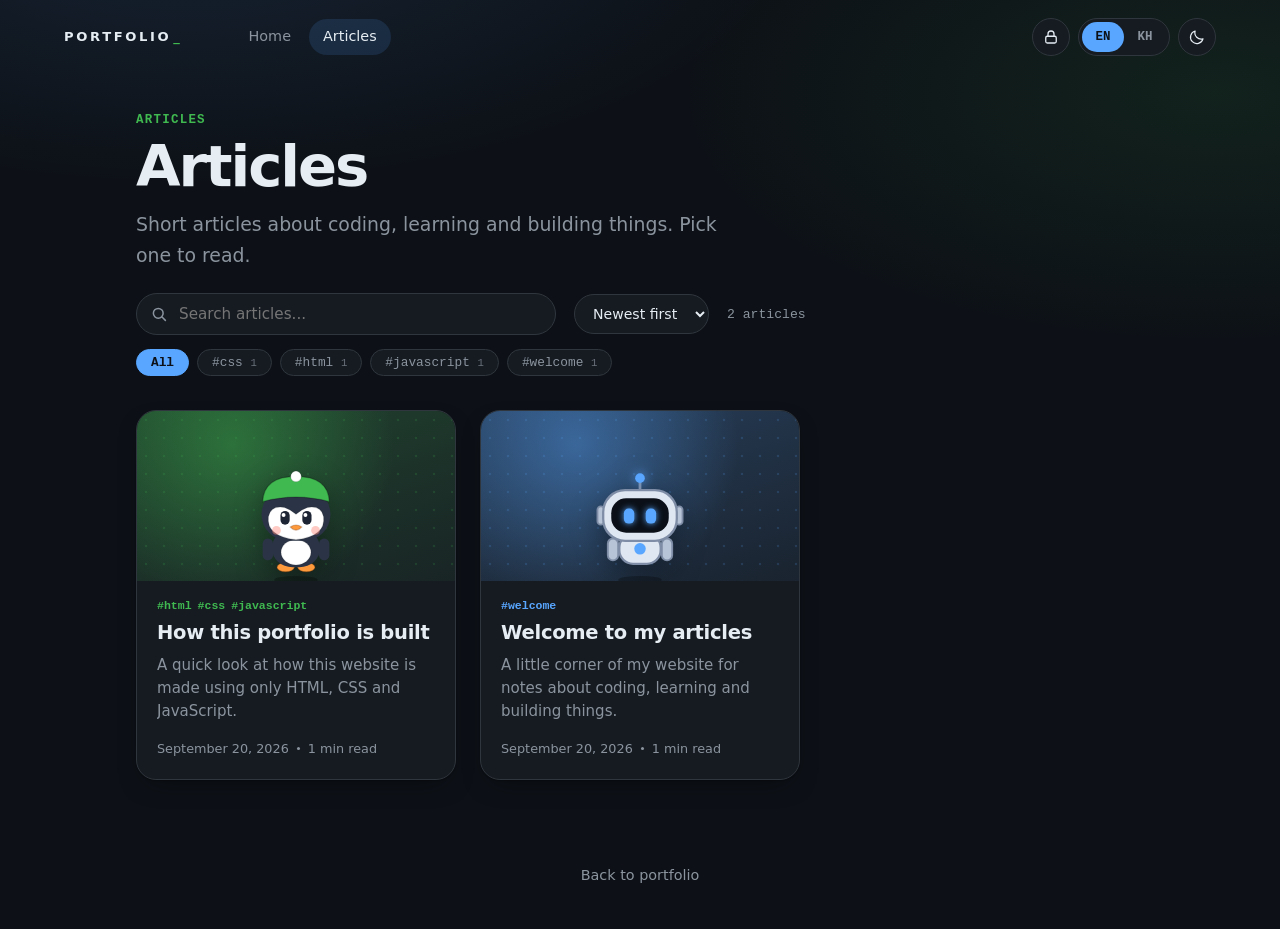
<file: articles.html>
<!DOCTYPE html>
<html lang="en">
<head>
  <meta charset="UTF-8" />
  <meta name="viewport" content="width=device-width, initial-scale=1, viewport-fit=cover" />
  <meta name="theme-color" content="#0d1117" />
  <title>Articles | Doryco Chorng</title>
  <meta name="description" content="Short articles about coding, learning and building, by Doryco Chorng." />
  <link rel="icon" href="data:image/svg+xml,%3Csvg xmlns='http://www.w3.org/2000/svg' viewBox='0 0 100 100'%3E%3Crect width='100' height='100' rx='22' fill='%23111'/%3E%3Ctext x='50' y='66' font-size='44' font-family='Arial' font-weight='bold' text-anchor='middle' fill='%23fff'%3EDC%3C/text%3E%3C/svg%3E" />
  <script>
    /* apply the saved theme and language before first paint (the same choices as the main page) */
    (function () {
      var t = null, l = null;
      try { t = localStorage.getItem('theme'); l = localStorage.getItem('lang'); } catch (e) {}
      document.documentElement.setAttribute('data-theme', t === 'light' ? 'light' : 'dark');
      document.documentElement.setAttribute('lang', l === 'km' ? 'km' : 'en');
    })();
  </script>
  <link rel="stylesheet" href="style.css" />
  <link rel="stylesheet" href="articles.css" />
</head>
<body class="entered a-page">

  <header class="nav" id="nav">
    <a href="index.html" class="brand" aria-label="Portfolio home">Portfolio</a>
    <nav class="a-links" aria-label="Pages">
      <a href="index.html" id="lnkHome">Home</a>
      <a href="articles.html" id="lnkArticles" class="active" aria-current="page">Articles</a>
    </nav>
    <div class="nav-tools">
      <button type="button" class="theme-btn" id="ownerBtn" aria-label="Owner login" title="Owner login">
        <svg viewBox="0 0 24 24" fill="none" stroke="currentColor" stroke-width="1.7" stroke-linecap="round" stroke-linejoin="round"><rect x="5" y="11" width="14" height="9" rx="2"/><path d="M8 11V8a4 4 0 0 1 8 0v3"/></svg>
      </button>
      <div class="lang-switch" role="group" aria-label="Language"><button type="button" data-l="en" aria-pressed="true">EN</button><button type="button" data-l="km" aria-pressed="false">KH</button></div>
      <button class="theme-btn" id="themeBtn" aria-label="Switch between light and dark mode" title="Light / dark mode">
        <svg class="i-sun" viewBox="0 0 24 24" fill="none" stroke="currentColor" stroke-width="1.6" stroke-linecap="round"><circle cx="12" cy="12" r="4.2"/><path d="M12 2.5v2.2M12 19.3v2.2M2.5 12h2.2M19.3 12h2.2M5.3 5.3l1.6 1.6M17.1 17.1l1.6 1.6M5.3 18.7l1.6-1.6M17.1 6.9l1.6-1.6"/></svg>
        <svg class="i-moon" viewBox="0 0 24 24" fill="none" stroke="currentColor" stroke-width="1.6" stroke-linecap="round" stroke-linejoin="round"><path d="M20 14.5A8.5 8.5 0 0 1 9.5 4 8.5 8.5 0 1 0 20 14.5z"/></svg>
      </button>
    </div>
  </header>

  <!-- shown only after the owner has signed in -->
  <div class="owner-bar" id="ownerBar" hidden>
    <div class="ob-in">
      <span class="ob-tag"><i></i><b id="obTitle">Owner mode</b></span>
      <span class="ob-status" id="obStatus"></span>
      <span class="ob-actions">
        <button type="button" class="ob-btn primary" id="obNew"></button>
        <button type="button" class="ob-btn" id="obExport"></button>
        <button type="button" class="ob-btn" id="obDiscard"></button>
        <button type="button" class="ob-btn ghost" id="obLogout"></button>
      </span>
    </div>
    <p class="ob-help" id="obHelp" hidden></p>
  </div>

  <main class="a-main" id="app" tabindex="-1"></main>

  <footer class="a-foot"><a href="index.html" id="footBack">Back to portfolio</a></footer>

  <div id="modalRoot"></div>
  <div class="a-toast" id="toast" role="status" aria-live="polite" hidden></div>

  <script src="avatars.js"></script>
  <script src="articles-data.js"></script>
  <script src="articles.js"></script>
</body>
</html>
</file>
<file: style.css>
/* ============ Theme: clean & friendly ============ */
:root {
  --bg: #f6f8fa;
  --card: #ffffff;
  --fg: #1f2328;
  --muted: #59636e;
  --line: #d0d7de;
  --dot: #b1bac4;
  --gold: #9a6700;
  --c-kw: #cf222e; --c-str: #0a3069; --c-prop: #0550ae; --c-fn: #8250df; --c-com: #6e7781; --c-type: #953800; --cyan: #0e7490; --office: #c2410c; --silver: #64748b; --bronze: #b45309;
  --accent: #0969da;        /* frontend blue */
  --accent-2: #1a7f37;      /* backend teal */
  --ease: cubic-bezier(.2, .8, .2, 1);
  --mono: "Cascadia Code", "Consolas", "SF Mono", monospace;
  --sans: "Inter", "Segoe UI", system-ui, -apple-system, Roboto, sans-serif;
  --shadow: 0 1px 2px rgba(20, 24, 33, .04), 0 8px 24px -12px rgba(20, 24, 33, .12);
  color-scheme: light;
}
:root[data-theme="dark"] {
  --bg: #0d1117;
  --card: #161b22;
  --fg: #e6edf3;
  --muted: #8b949e;
  --line: #30363d;
  --dot: #3b4350;
  --gold: #e3b341;
  --c-kw: #ff7b72; --c-str: #a5d6ff; --c-prop: #79c0ff; --c-fn: #d2a8ff; --c-com: #8b949e; --c-type: #ffa657; --cyan: #22d3ee; --office: #ff8a4c; --silver: #cbd5e1; --bronze: #e39b5b;
  --accent: #58a6ff;
  --accent-2: #3fb950;
  --shadow: 0 1px 2px rgba(0, 0, 0, .3), 0 10px 28px -14px rgba(0, 0, 0, .6);
  color-scheme: dark;
}

* { box-sizing: border-box; margin: 0; padding: 0; }
html { scroll-behavior: smooth; scroll-padding-top: 70px; }
body { font-family: var(--sans); font-size: 1.05rem; line-height: 1.65; background: var(--bg); color: var(--fg); overflow-x: hidden; transition: background .5s, color .5s; -webkit-font-smoothing: antialiased; }
body.loading { overflow: hidden; }
a { color: inherit; text-decoration: none; }
strong { font-weight: 600; }
ul, ol { list-style: none; }
::selection { background: var(--accent); color: #fff; }
:focus-visible { outline: 2px solid var(--accent); outline-offset: 3px; border-radius: 4px; }

/* ---------- Background dots + cursor ---------- */
#bg {
  position: fixed; inset: 0; z-index: 0; width: 100%; height: 100%; pointer-events: none;
  -webkit-mask-image: radial-gradient(ellipse 100% 90% at 50% 35%, #000 40%, rgba(0, 0, 0, .3) 100%);
  mask-image: radial-gradient(ellipse 100% 90% at 50% 35%, #000 40%, rgba(0, 0, 0, .3) 100%);
}
.cursor-dot, .cursor-ring { position: fixed; top: 0; left: 0; z-index: 9999; pointer-events: none; border-radius: 50%; opacity: 0; transition: opacity .3s, width .35s var(--ease), height .35s var(--ease), background .3s; }
.cursor-dot { width: 6px; height: 6px; margin: -3px 0 0 -3px; background: var(--accent); }
.cursor-ring { width: 32px; height: 32px; margin: -16px 0 0 -16px; border: 1px solid var(--accent); }
body.has-mouse .cursor-dot { opacity: 1; }
body.has-mouse .cursor-ring { opacity: .45; }
.cursor-ring.hover { width: 54px; height: 54px; margin: -27px 0 0 -27px; background: color-mix(in srgb, var(--accent) 14%, transparent); }
@media (hover: none) { .cursor-dot, .cursor-ring { display: none; } }
.scroll-progress { position: fixed; top: 0; left: 0; height: 3px; width: 0; z-index: 1000; background: linear-gradient(90deg, var(--accent), var(--accent-2)); }

/* ---------- Intro ---------- */
#loader { position: fixed; inset: 0; z-index: 10000; background: var(--bg); display: grid; place-items: center; overflow: hidden; transition: opacity .9s ease .3s, visibility 0s linear 1.2s; }
.loader-logo { width: 96px; height: 96px; fill: none; stroke: var(--accent); stroke-width: 3; stroke-linejoin: round; transition: transform 1.1s cubic-bezier(.7, 0, .9, .4), opacity .5s ease .6s; }
.loader-logo * { stroke-dasharray: 1; stroke-dashoffset: 1; animation: draw 1.1s var(--ease) forwards; }
.loader-logo path { animation-delay: .35s; }
@keyframes draw { to { stroke-dashoffset: 0; } }
#loader.enter { opacity: 0; visibility: hidden; pointer-events: none; }
#loader.enter .loader-logo { transform: scale(48); opacity: 0; }

.fade { opacity: 0; transform: translateY(18px); }
.line { display: block; overflow: hidden; margin-bottom: -.14em; }
.line > span { display: block; padding-bottom: .14em; transform: translateY(110%); }
body.entered .fade { opacity: 1; transform: none; transition: opacity 1s var(--ease), transform 1s var(--ease); transition-delay: calc(var(--i, 0) * .12s + .25s); }
body.entered .line > span { transform: none; transition: transform 1.1s var(--ease); transition-delay: calc(var(--i, 0) * .12s + .2s); }

/* ---------- Navigation ---------- */
.nav { position: fixed; top: 0; left: 0; right: 0; z-index: 900; display: flex; align-items: center; justify-content: space-between; gap: 24px; padding: 18px clamp(20px, 5vw, 64px); border-bottom: 1px solid transparent; transition: background .4s, backdrop-filter .4s, border-color .4s, padding .4s var(--ease); opacity: 0; }
body.entered .nav { animation: navIn .8s var(--ease) .5s both; }
@keyframes navIn { from { opacity: 0; transform: translateY(-10px); } to { opacity: 1; transform: none; } }
.nav.scrolled { background: color-mix(in srgb, var(--bg) 85%, transparent); backdrop-filter: blur(12px); -webkit-backdrop-filter: blur(12px); border-color: var(--line); padding-block: 12px; }
.brand { font-weight: 700; letter-spacing: .2em; font-size: .82rem; text-transform: uppercase; }
.links { display: flex; gap: 2px; }
.links a { position: relative; padding: 6px 13px; font-size: .92rem; color: var(--muted); transition: color .3s; }
.links a::after { content: ""; position: absolute; left: 13px; right: 13px; bottom: 0; height: 2px; border-radius: 2px; background: var(--accent); transform: scaleX(0); transform-origin: left; transition: transform .45s var(--ease); }
.links a:hover, .links a.active { color: var(--fg); }
.links a:hover::after, .links a.active::after { transform: scaleX(1); }
.nav-tools { display: flex; align-items: center; gap: 8px; }
.theme-btn { width: 38px; height: 38px; display: grid; place-items: center; background: var(--card); border: 1px solid var(--line); border-radius: 50%; color: var(--fg); cursor: pointer; transition: border-color .3s, transform .5s var(--ease); }
.theme-btn:hover { border-color: var(--accent); transform: rotate(25deg); }
.theme-btn svg { width: 18px; height: 18px; }
.i-moon { display: none; }
:root[data-theme="dark"] .i-sun { display: none; }
:root[data-theme="dark"] .i-moon { display: block; }
.menu-btn { display: none; width: 38px; height: 38px; position: relative; background: none; border: 0; cursor: pointer; }
.menu-btn i { position: absolute; left: 8px; right: 8px; height: 1.8px; background: var(--fg); transition: .4s var(--ease); }
.menu-btn i:nth-child(1) { top: 14px; } .menu-btn i:nth-child(2) { top: 22px; }
.menu-btn.open i:nth-child(1) { top: 18px; transform: rotate(45deg); }
.menu-btn.open i:nth-child(2) { top: 18px; transform: rotate(-45deg); }

/* ---------- Layout ---------- */
main { position: relative; z-index: 2; }
.section { max-width: 1120px; margin: 0 auto; padding: clamp(80px, 11vw, 140px) clamp(20px, 5vw, 64px) 0; }
.title { display: flex; align-items: center; gap: 16px; margin-bottom: 44px; }
.title h2 { font-size: clamp(1.9rem, 4.2vw, 2.8rem); font-weight: 700; letter-spacing: -.03em; line-height: 1.1; }
.title::after { content: ""; flex: 1; height: 1px; background: var(--line); }
.num { font-size: .8rem; font-weight: 600; color: var(--accent); background: color-mix(in srgb, var(--accent) 12%, transparent); padding: 4px 10px; border-radius: 999px; }
.label { font-size: .78rem; font-weight: 600; letter-spacing: .1em; text-transform: uppercase; color: var(--accent-2); }

.reveal { opacity: 0; transform: translateY(26px); transition: opacity .9s var(--ease), transform .9s var(--ease); transition-delay: var(--d, 0s); }
.reveal.in { opacity: 1; transform: none; }

.card { background: var(--card); border: 1px solid var(--line); border-radius: 18px; padding: 26px; box-shadow: var(--shadow); transition: border-color .4s, box-shadow .4s, transform .5s var(--ease), opacity .9s var(--ease); }
.card:hover { border-color: color-mix(in srgb, var(--accent) 45%, var(--line)); }
.card h3 { font-size: 1.2rem; font-weight: 650; letter-spacing: -.015em; line-height: 1.3; margin-bottom: 6px; }
.card p { color: var(--muted); }

/* ---------- Hero ---------- */
.hero { position: relative; min-height: 100vh; max-width: 1180px; margin: 0 auto; padding: 120px clamp(20px, 5vw, 64px) 90px; display: grid; grid-template-columns: 1.3fr 1fr; align-items: center; gap: 40px; }
.eyebrow { font-size: 1rem; color: var(--muted); margin-bottom: 8px; }
.name { font-size: clamp(3.2rem, 9.5vw, 7rem); font-weight: 750; line-height: 1; letter-spacing: -.045em; }
.name .line:nth-child(2) > span { background: linear-gradient(90deg, var(--accent), var(--accent-2)); -webkit-background-clip: text; background-clip: text; color: transparent; }
.typing { font-size: clamp(1.15rem, 2.4vw, 1.5rem); font-weight: 500; color: var(--accent); margin: 22px 0 14px; min-height: 1.8em; }
.caret { display: inline-block; width: 2px; height: 1.1em; background: var(--accent); margin-left: 3px; vertical-align: -3px; animation: blink 1s steps(2) infinite; }
@keyframes blink { 50% { opacity: 0; } }
.lead { max-width: 520px; color: var(--muted); font-size: 1.1rem; }
.lead strong { color: var(--fg); }
.cta { display: flex; flex-wrap: wrap; gap: 12px; margin-top: 32px; }
.btn { position: relative; display: inline-block; padding: 13px 28px; border-radius: 999px; font-size: .95rem; font-weight: 600; border: 1.5px solid var(--accent); overflow: hidden; isolation: isolate; transition: color .4s var(--ease), transform .4s var(--ease), box-shadow .4s; }
.btn::before { content: ""; position: absolute; inset: 0; z-index: -1; transform: translateY(101%); transition: transform .5s var(--ease); }
.btn.solid { background: var(--accent); color: #fff; }
.btn.solid::before { background: var(--accent-2); }
.btn.solid:hover { border-color: var(--accent-2); box-shadow: 0 10px 24px -10px var(--accent-2); }
.btn.outline { color: var(--accent); }
.btn.outline::before { background: var(--accent); }
.btn.outline:hover { color: #fff; }
.btn:hover::before { transform: none; }
.btn:hover { transform: translateY(-2px); }

.hero-visual { position: relative; justify-self: center; width: min(100%, 360px); aspect-ratio: 1; display: grid; place-items: center; }
.hero-logo-unused { width: 52%; color: var(--accent); animation: float 6s ease-in-out infinite; filter: drop-shadow(0 12px 24px color-mix(in srgb, var(--accent) 35%, transparent)); }
.orbit { position: absolute; inset: 0; border: 1.5px dashed var(--line); border-radius: 50%; animation: spin 40s linear infinite; }
.orbit::after { content: ""; position: absolute; top: -5px; left: 50%; width: 10px; height: 10px; margin-left: -5px; border-radius: 50%; background: var(--accent-2); }
.logo-inner { transform-origin: 50px 50px; animation: spin 30s linear infinite; }
.badge { position: absolute; padding: 7px 16px; border-radius: 999px; font-size: .85rem; font-weight: 600; background: var(--card); border: 1px solid var(--line); box-shadow: var(--shadow); animation: float 5s ease-in-out infinite; }
.b-front { top: 12%; left: -4%; color: var(--accent); }
.b-back { bottom: 12%; right: -4%; color: var(--accent-2); animation-delay: -2.5s; }
@keyframes spin { to { transform: rotate(360deg); } }
@keyframes float { 50% { transform: translateY(-12px); } }

.scroll-hint { position: absolute; left: clamp(20px, 5vw, 64px); bottom: 28px; display: flex; align-items: center; gap: 14px; font-size: .78rem; letter-spacing: .14em; text-transform: uppercase; color: var(--muted); }
.scroll-hint i { position: relative; width: 56px; height: 1px; background: var(--line); overflow: hidden; }
.scroll-hint i::after { content: ""; position: absolute; inset: 0; background: var(--accent); animation: slide 2.2s var(--ease) infinite; }
@keyframes slide { 0% { transform: translateX(-100%); } 60%, 100% { transform: translateX(100%); } }

/* ---------- About ---------- */
.about-grid { display: grid; grid-template-columns: 1.2fr 1fr; gap: clamp(28px, 5vw, 64px); align-items: start; }
.statement { font-size: clamp(1.15rem, 2vw, 1.45rem); line-height: 1.6; color: var(--muted); }
.statement strong { color: var(--fg); }
.facts { padding: 8px 26px; }
.facts li { display: flex; justify-content: space-between; align-items: center; gap: 16px; padding: 14px 0; border-bottom: 1px solid var(--line); font-size: .96rem; }
.facts li:last-child { border-bottom: 0; }
.facts span { color: var(--muted); font-size: .88rem; }
.facts b { font-weight: 600; text-align: right; }
.facts b.nation { display: inline-flex; align-items: center; gap: 10px; }
.flag { width: 28px; height: 19px; border-radius: 3px; box-shadow: 0 0 0 1px var(--line); flex: none; transition: transform .4s var(--ease); }
.facts li:hover .flag { transform: scale(1.18) rotate(-4deg); }
.dream { display: flex; align-items: center; gap: 24px; margin-top: 40px; border-left: 4px solid var(--accent-2); }
.dream-ico { width: 68px; height: 68px; flex: none; color: var(--accent-2); animation: float 6s ease-in-out infinite; }
.dream h3 { font-size: clamp(1.4rem, 2.6vw, 1.9rem); margin: 4px 0; }

/* ---------- Skills ---------- */
.skill-grid { display: grid; grid-template-columns: repeat(auto-fit, minmax(300px, 1fr)); gap: 22px; }
.skill { display: flex; flex-direction: column; }
.skill:hover { transform: translateY(-4px); }
.pill { align-self: flex-start; font-size: .72rem; font-weight: 700; letter-spacing: .1em; text-transform: uppercase; padding: 4px 12px; border-radius: 999px; margin-bottom: 14px; }
.pill.front { color: var(--accent); background: color-mix(in srgb, var(--accent) 13%, transparent); }
.pill.back { color: var(--accent-2); background: color-mix(in srgb, var(--accent-2) 14%, transparent); }
.pill.tool { color: #b45309; background: color-mix(in srgb, #f59e0b 16%, transparent); }
.pill.office { color: #c2410c; background: color-mix(in srgb, #f97316 15%, transparent); }
:root[data-theme="dark"] .pill.tool { color: #fbbf24; }
:root[data-theme="dark"] .pill.office { color: #fb923c; }
.skill p { margin-bottom: 20px; font-size: .96rem; }
.chips { display: flex; flex-wrap: wrap; gap: 8px; margin-top: auto; }
.chips li { display: inline-flex; align-items: center; gap: 8px; padding: 6px 14px 6px 8px; background: var(--bg); border: 1px solid var(--line); border-radius: 999px; font-size: .9rem; font-weight: 500; opacity: 0; transform: translateY(10px); transition: opacity .6s var(--ease), transform .6s var(--ease), border-color .3s; }
.chips li svg { width: 22px; height: 22px; flex: none; transition: transform .4s var(--ease); }
.skill.in .chips li { opacity: 1; transform: none; transition-delay: calc(var(--i, 0) * .07s + .25s), calc(var(--i, 0) * .07s + .25s), 0s; }
.skill.in .chips li:hover { border-color: var(--accent); transform: translateY(-2px); transition-delay: 0s; }
.chips li:hover svg { transform: rotate(-8deg) scale(1.15); }
.chips li.cmd { padding: 6px 14px; gap: 8px; }
.chips li.cmd code { font-family: var(--mono); font-size: .84rem; color: var(--accent-2); }
.chips li.cmd small { color: var(--muted); font-size: .78rem; }
.chips li.cmd small::before { content: "\2192\00a0"; }
.accent { color: var(--accent); }

/* ---------- Professions ---------- */
.role-grid { display: grid; grid-template-columns: repeat(auto-fit, minmax(300px, 1fr)); gap: 20px; }
.role { position: relative; padding: 24px 26px; }
.role:hover { transform: translateY(-4px); }
.role-num { display: block; font-size: .78rem; font-weight: 700; color: var(--accent); margin-bottom: 10px; letter-spacing: .06em; }
.role h3 { font-size: 1.15rem; margin-bottom: 4px; }
.role p { font-size: .95rem; }

/* ---------- Education & Experience ---------- */
.timeline { position: relative; display: grid; gap: 22px; padding-left: 38px; }
.timeline::before { content: ""; position: absolute; left: 8px; top: 12px; bottom: 12px; width: 2px; border-radius: 2px; background: linear-gradient(var(--accent), var(--accent-2)); }
.tl-item { position: relative; }
.tl-dot { position: absolute; left: -38px; top: 28px; width: 18px; height: 18px; border-radius: 50%; background: var(--bg); border: 2px solid var(--accent); }
.tl-dot::after { content: ""; position: absolute; inset: 3px; border-radius: 50%; background: var(--accent); }
.tl-item:first-child .tl-dot::after { animation: pulse 2s ease-in-out infinite; }
@keyframes pulse { 50% { transform: scale(.5); opacity: .5; } }
.tl-item:has(.tl-head) .tl-dot { top: 6px; }
.date { display: inline-block; font-size: .8rem; font-weight: 600; color: var(--accent); background: color-mix(in srgb, var(--accent) 12%, transparent); padding: 3px 12px; border-radius: 999px; margin-bottom: 10px; }
.place { color: var(--accent-2) !important; font-size: .9rem; font-weight: 500; margin: -2px 0 6px; }
.tl-head { display: flex; flex-wrap: wrap; align-items: center; gap: 6px 14px; margin-bottom: 14px; }
.tl-head .date { margin: 0; }
.school { color: var(--muted); font-size: .95rem; }
.mini-grid { display: grid; grid-template-columns: repeat(auto-fit, minmax(230px, 1fr)); gap: 18px; }
.mini-grid .card { padding: 22px; }
.mini-grid .card:hover { transform: translateY(-3px); }
.mini-grid h3 { font-size: 1.05rem; }
.mini-grid p { font-size: .95rem; }

/* ---------- Contact ---------- */
.contact { padding-bottom: clamp(90px, 12vw, 160px); }
.contact-card { text-align: center; padding: clamp(36px, 6vw, 64px) 24px; display: grid; justify-items: center; gap: 12px; }
.contact-card h3 { font-size: clamp(1.7rem, 4vw, 2.6rem); letter-spacing: -.03em; margin: 0; }
.contact-card p { max-width: 460px; margin-bottom: 8px; }
.mail { position: relative; margin-top: 8px; font-size: clamp(1rem, 2.6vw, 1.3rem); font-weight: 600; color: var(--accent); background: linear-gradient(currentColor, currentColor) 0 100% / 100% 1.5px no-repeat; word-break: break-word; transition: color .3s, background-size .5s var(--ease); }
.mail:hover { color: var(--accent-2); background-size: 0 1.5px; background-position: 100% 100%; }

/* ---------- Developer touches (kept light and readable) ---------- */
.brand::after { content: "_"; margin-left: 2px; color: var(--accent-2); animation: blink 1s steps(2) infinite; }
.eyebrow, .typing, .num, .label, .date, .role-num, .pill, .school { font-family: var(--mono); }
.eyebrow { font-size: .95rem; }
.ps { color: var(--accent-2); margin-right: 6px; }
.typing::before { content: "> "; color: var(--muted); }
.num { background: none; padding: 0; color: var(--c-com); font-weight: 400; font-size: .95rem; }
.date { border-radius: 6px; font-weight: 500; }
.pill { border-radius: 6px; text-transform: none; letter-spacing: 0; font-size: .8rem; font-weight: 600; }
.role-num { font-weight: 500; color: var(--c-com); }
.role:hover .role-num { color: var(--accent); }
.chips li { border-radius: 8px; }

.hero { grid-template-columns: 1.1fr 1fr; }
.hero-visual { display: block; width: min(100%, 480px); aspect-ratio: auto; justify-self: center; margin: 0; }
.code-card { background: var(--card); border: 1px solid var(--line); border-radius: 14px; overflow: hidden; box-shadow: var(--shadow); }
.code-bar { display: flex; align-items: center; justify-content: space-between; padding: 11px 16px; border-bottom: 1px solid var(--line); background: color-mix(in srgb, var(--fg) 4%, var(--card)); }
.dots { display: flex; gap: 7px; }
.dots i { width: 11px; height: 11px; border-radius: 50%; background: #ff5f57; }
.dots i:nth-child(2) { background: #febc2e; } .dots i:nth-child(3) { background: #28c840; }
.code-logo { width: 22px; height: 22px; color: var(--accent); }
.code { padding: 20px 22px; font-family: var(--mono); font-size: clamp(.8rem, 1.5vw, .92rem); line-height: 1.85; white-space: pre; overflow-x: auto; color: var(--fg); }
.kw { color: var(--c-kw); } .fn { color: var(--c-fn); } .prop { color: var(--c-prop); } .str { color: var(--c-str); }
.cl { display: block; opacity: 0; transform: translateX(-8px); }
body.entered .cl { opacity: 1; transform: none; transition: opacity .5s var(--ease), transform .5s var(--ease); transition-delay: calc(var(--i, 0) * .14s + .9s); }
.cursor-line::after { content: ""; display: inline-block; width: 8px; height: 1.1em; background: var(--accent); vertical-align: -3px; margin-left: 4px; animation: blink 1s steps(2) infinite; }
.hero-visual figcaption { margin-top: 14px; text-align: center; color: var(--muted); font-size: .9rem; }
@media (prefers-reduced-motion: reduce) { .cl { opacity: 1; transform: none; } }

/* ---------- Responsive ---------- */
@media (max-width: 1020px) { .links a { padding: 6px 9px; font-size: .86rem; } }
@media (max-width: 900px) {
  .hero { grid-template-columns: 1fr; padding-top: 110px; }
  .hero-visual { width: 100%; justify-self: stretch; }
  .scroll-hint { display: none; }
  .about-grid { grid-template-columns: 1fr; }
  .menu-btn { display: block; }
  .nav-tools { margin-left: auto; }
  .nav.scrolled { backdrop-filter: none; -webkit-backdrop-filter: none; background: var(--bg); }
  .links {
    position: fixed; inset: 0; flex-direction: column; justify-content: center; align-items: flex-start; gap: 4px; padding: 0 clamp(24px, 8vw, 64px);
    background: var(--bg); clip-path: circle(0% at calc(100% - 44px) 36px); pointer-events: none; transition: clip-path .7s var(--ease);
  }
  .links.open { clip-path: circle(150% at calc(100% - 44px) 36px); pointer-events: auto; }
  .links a { font-size: 2rem; font-weight: 700; letter-spacing: -.03em; color: var(--fg); padding: 6px 0; }
  .links a::after { left: 0; right: 0; bottom: 2px; }
  .brand, .nav-tools { position: relative; z-index: 2; }
  .dream { flex-direction: column; align-items: flex-start; }
}

@media (prefers-reduced-motion: reduce) {
  *, *::before, *::after { animation-duration: .001s !important; animation-iteration-count: 1 !important; transition-duration: .001s !important; transition-delay: 0s !important; }
  html { scroll-behavior: auto; }
  .reveal, .chips li, .fade, .line > span { opacity: 1; transform: none; }
}

/* ---------- Profession icons ---------- */
.role-top { display: flex; align-items: center; justify-content: space-between; margin-bottom: 14px; }
.role-top .role-num { margin: 0; }
.role-ico { display: grid; place-items: center; width: 46px; height: 46px; border-radius: 12px; color: var(--c, var(--accent)); background: color-mix(in srgb, var(--c, var(--accent)) 14%, transparent); transition: transform .5s var(--ease), background .3s; }
.role-ico svg { width: 26px; height: 26px; fill: none; stroke: currentColor; stroke-width: 1.7; stroke-linecap: round; stroke-linejoin: round; }
.role-ico svg.colored { stroke: none; width: 30px; height: 30px; }
.role:hover .role-ico { transform: rotate(-8deg) scale(1.1); background: color-mix(in srgb, var(--c, var(--accent)) 24%, transparent); }

/* ---------- Connected timelines with flowing light ---------- */
.timeline::before {
  background:
    linear-gradient(to bottom, transparent, var(--accent-2) 60%, #fff 100%) 0 -160px / 100% 160px no-repeat,
    var(--line);
  animation: flowdown 3.6s linear infinite;
}
.timeline::after {
  content: ""; position: absolute; left: 8px; top: 12px; width: 2px; border-radius: 2px;
  height: calc((100% - 24px) * var(--p, 0));
  background: linear-gradient(var(--accent), var(--accent-2));
  box-shadow: 0 0 10px color-mix(in srgb, var(--accent) 70%, transparent);
  transition: height .25s linear;
}
@keyframes flowdown { to { background-position: 0 calc(100% + 160px); } }

.tl-dot { border-color: var(--line); background: var(--bg); transition: border-color .5s, box-shadow .5s; z-index: 1; }
.tl-dot::after { transform: scale(0); background: var(--accent); transition: transform .5s var(--ease); animation: none !important; }
.tl-item.active .tl-dot { border-color: var(--accent); box-shadow: 0 0 0 5px color-mix(in srgb, var(--accent) 18%, transparent); animation: ping 2.4s ease-out infinite; }
.tl-item.active .tl-dot::after { transform: scale(1); }
@keyframes ping { 0% { box-shadow: 0 0 0 0 color-mix(in srgb, var(--accent) 45%, transparent); } 100% { box-shadow: 0 0 0 12px transparent; } }

/* a short connector from the line to each card */
.tl-item::before { content: ""; position: absolute; left: -20px; top: 36px; width: 20px; height: 2px; background: var(--line); transition: background .5s .1s; }
.tl-item.active::before { background: var(--accent); }
.tl-item:has(.tl-head)::before { top: 14px; }
.tl-item.active .card { border-color: color-mix(in srgb, var(--accent) 40%, var(--line)); }

@media (prefers-reduced-motion: reduce) { .timeline::before { animation: none; } .tl-item.active .tl-dot { animation: none; } }

/* ---------- Python code card ---------- */
.lang { display: inline-flex; align-items: center; gap: 8px; font-family: var(--mono); font-size: .78rem; color: var(--muted); }
.lang svg { width: 16px; height: 16px; }
.code-bar { gap: 12px; }
.code-bar .lang { margin-left: auto; }
.code .com { color: var(--c-com); font-style: italic; }

/* ---------- Social links ---------- */
.socials-mini { display: flex; gap: 10px; margin-top: 28px; }
.socials-mini a { display: grid; place-items: center; width: 42px; height: 42px; border-radius: 12px; background: var(--card); border: 1px solid var(--line); transition: transform .4s var(--ease), border-color .3s, box-shadow .3s; }
.socials-mini a:hover { transform: translateY(-4px); border-color: var(--accent); box-shadow: var(--shadow); }
.socials-mini svg { width: 24px; height: 24px; }

/* ---------- Contact: info + form ---------- */
.contact-grid { display: grid; grid-template-columns: 1fr 1.15fr; gap: 24px; align-items: start; }
.contact-info, .contact-form { padding: clamp(24px, 3.5vw, 36px); }
.contact-info h3, .contact-form h3 { font-size: 1.6rem; letter-spacing: -.025em; }
.contact-info > p, .contact-form > p { margin: 4px 0 18px; }
.contact-info .mail { display: inline-block; margin: 0 0 26px; font-size: clamp(1rem, 2vw, 1.15rem); }
.mini-title { font-family: var(--mono); font-size: .78rem; font-weight: 500; color: var(--c-com); margin-bottom: 12px; }
.mini-title::before { content: "// "; }
.socials { display: grid; gap: 10px; }
.social { display: flex; align-items: center; gap: 14px; padding: 11px 14px; background: var(--bg); border: 1px solid var(--line); border-radius: 12px; transition: border-color .3s, transform .4s var(--ease), background .3s; }
.social:hover { border-color: var(--accent); transform: translateX(5px); }
.social .ico { width: 30px; height: 30px; flex: none; }
.social b { display: block; font-weight: 600; line-height: 1.25; }
.social small { display: block; color: var(--muted); font-family: var(--mono); font-size: .8rem; word-break: break-all; }
.social .arrow { margin-left: auto; font-style: normal; font-size: 1.1rem; color: var(--muted); transition: transform .3s var(--ease), color .3s; }
.social:hover .arrow { color: var(--accent); transform: translate(3px, -3px); }

.row2 { display: grid; grid-template-columns: 1fr 1fr; gap: 14px; }
.field { display: grid; gap: 6px; margin-bottom: 16px; }
.field label { font-size: .9rem; font-weight: 600; }
.field input, .field select, .field textarea {
  width: 100%; padding: 12px 14px; font: inherit; font-size: .98rem; color: var(--fg); background: var(--bg);
  border: 1px solid var(--line); border-radius: 10px; transition: border-color .3s, box-shadow .3s;
}
.field textarea { resize: vertical; min-height: 130px; line-height: 1.55; }
.field select { appearance: none; -webkit-appearance: none; cursor: pointer; padding-right: 38px;
  background-image: url("data:image/svg+xml,%3Csvg xmlns='http://www.w3.org/2000/svg' width='14' height='14' viewBox='0 0 24 24' fill='none' stroke='%238b949e' stroke-width='2.5' stroke-linecap='round' stroke-linejoin='round'%3E%3Cpath d='M6 9l6 6 6-6'/%3E%3C/svg%3E");
  background-repeat: no-repeat; background-position: right 14px center; }
.field select:invalid { color: var(--muted); }
.field input::placeholder, .field textarea::placeholder { color: var(--muted); opacity: .8; }
.field input:focus, .field select:focus, .field textarea:focus { outline: none; border-color: var(--accent); box-shadow: 0 0 0 3px color-mix(in srgb, var(--accent) 22%, transparent); }
.field [aria-invalid="true"] { border-color: var(--c-kw); }
.err { min-height: 1.1em; font-size: .82rem; color: var(--c-kw); }
.hp { position: absolute; left: -9999px; width: 1px; height: 1px; opacity: 0; }
.btn.block { width: 100%; text-align: center; cursor: pointer; font-family: inherit; }
.btn:disabled { opacity: .7; cursor: progress; transform: none; }
.btn .spinner { display: none; width: 16px; height: 16px; margin-left: 10px; vertical-align: -3px; border: 2px solid rgba(255, 255, 255, .45); border-top-color: #fff; border-radius: 50%; animation: spin 0.8s linear infinite; }
.btn.loading .spinner { display: inline-block; }
.form-status { min-height: 1.4em; margin-top: 12px; font-size: .92rem; color: var(--muted); }
.form-status.error { color: var(--c-kw); }
.form-status a { color: var(--accent); text-decoration: underline; }

.form-done { display: grid; justify-items: center; text-align: center; gap: 10px; padding: 30px 0; }
.form-done[hidden], #contactForm[hidden] { display: none; }
.form-done svg { width: 76px; height: 76px; fill: none; stroke: var(--accent-2); stroke-width: 3; stroke-linecap: round; stroke-linejoin: round; }
.form-done circle { stroke-dasharray: 145; stroke-dashoffset: 145; animation: draw2 .7s var(--ease) forwards; }
.form-done path { stroke-dasharray: 40; stroke-dashoffset: 40; animation: draw2 .5s var(--ease) .55s forwards; }
@keyframes draw2 { to { stroke-dashoffset: 0; } }
.form-done .btn { margin-top: 10px; }

@media (max-width: 900px) { .contact-grid { grid-template-columns: 1fr; } }
@media (max-width: 560px) { .row2 { grid-template-columns: 1fr; gap: 0; } }

/* ---------- Skills: short titles ---------- */
.skill h3 { display: flex; align-items: center; gap: 10px; font-size: 1.25rem; margin-bottom: 18px; }
.skill h3::before { content: ""; width: 10px; height: 10px; border-radius: 3px; background: var(--muted); flex: none; }
.skill.front h3::before { background: var(--accent); }
.skill.back h3::before { background: var(--accent-2); }
.skill.tool h3::before { background: var(--gold); }
.skill.office h3::before { background: #f97316; }
.skill .chips { margin-top: 0; }

/* ---------- Code card: language tabs ---------- */
.code-bar { gap: 10px; }
.lang-tabs { display: flex; gap: 2px; flex: 1; min-width: 0; margin: 0 4px 0 6px; overflow-x: auto; scrollbar-width: none; }
.lang-tabs::-webkit-scrollbar { display: none; }
.lang-tabs button { display: inline-flex; align-items: center; gap: 6px; padding: 5px 10px; border: 1px solid transparent; border-radius: 8px; background: none; color: var(--muted); font-family: var(--mono); font-size: .76rem; cursor: pointer; white-space: nowrap; transition: color .25s, background .25s, border-color .25s; }
.lang-tabs button svg { width: 15px; height: 15px; flex: none; }
.lang-tabs button:hover { color: var(--fg); background: color-mix(in srgb, var(--fg) 6%, transparent); }
.lang-tabs button[aria-selected="true"] { color: var(--fg); background: var(--card); border-color: var(--line); }
.lang-tabs .glyph { font-weight: 700; color: var(--c-str); font-size: .72rem; }
.tp { color: var(--c-type); }
.code { min-height: calc(17 * 1.85em + 40px); }
.code.switched .cl { opacity: 1; transform: none; transition: none; animation: lineIn .45s var(--ease) both; animation-delay: calc(var(--i, 0) * .045s); }
@keyframes lineIn { from { opacity: 0; transform: translateX(-10px); } }
@media (prefers-reduced-motion: reduce) { .code.switched .cl { animation: none; } }
@media (max-width: 480px) { .code-logo { display: none; } }

/* ---------- Skills: colourful cards with matching interface icons ---------- */
.skill.front { --c: var(--accent); }
.skill.back { --c: var(--accent-2); }
.skill.git { --c: var(--c-type); }
.skill.term { --c: var(--c-fn); }
.skill.net { --c: var(--cyan); }
.skill.office { --c: var(--office); }

.skill.card {
  position: relative; overflow: hidden;
  border: 1.5px solid color-mix(in srgb, var(--c) 42%, var(--line));
  background: linear-gradient(155deg, color-mix(in srgb, var(--c) 15%, var(--card)) 0%, color-mix(in srgb, var(--c) 4%, var(--card)) 55%, var(--card) 100%);
}
.skill.card::after { content: ""; position: absolute; left: 0; right: 0; top: 0; height: 4px; background: linear-gradient(90deg, var(--c), transparent 85%); }
.skill.card::before { content: ""; position: absolute; right: -50px; top: -50px; width: 170px; height: 170px; border-radius: 50%; background: radial-gradient(circle, color-mix(in srgb, var(--c) 22%, transparent), transparent 70%); pointer-events: none; }
.skill.card:hover { border-color: var(--c); box-shadow: 0 16px 34px -16px color-mix(in srgb, var(--c) 60%, transparent); }

.skill-head { position: relative; display: flex; align-items: center; gap: 14px; margin-bottom: 20px; }
.skill .skill-head h3 { margin: 0; }
.skill h3::before { content: none; }
.skill-ico { display: grid; place-items: center; width: 48px; height: 48px; border-radius: 14px; flex: none; color: var(--c); background: color-mix(in srgb, var(--c) 18%, transparent); border: 1px solid color-mix(in srgb, var(--c) 35%, transparent); transition: transform .5s var(--ease); }
.skill-ico svg { width: 26px; height: 26px; fill: none; stroke: currentColor; stroke-width: 1.7; stroke-linecap: round; stroke-linejoin: round; }
.skill-ico svg.colored { stroke: none; width: 30px; height: 30px; }
.skill:hover .skill-ico { transform: rotate(-8deg) scale(1.1); }

.skill .chips { position: relative; }
.skill .chips li { background: color-mix(in srgb, var(--c) 8%, var(--bg)); border-color: color-mix(in srgb, var(--c) 28%, var(--line)); }
.skill.in .chips li:hover { border-color: var(--c); }
.skill .chips li.cmd code { color: var(--c); }

/* ---------- Flying plane on the timelines ---------- */
.timeline::before {
  background:
    linear-gradient(to bottom, transparent, var(--accent-2) 60%, #fff 100%) 0 -160px / 100% 160px no-repeat,
    repeating-linear-gradient(to bottom, var(--line) 0 7px, transparent 7px 14px);
  animation: flowdown 3.6s linear infinite;
}
@keyframes flowdown { to { background-position: 0 calc(100% + 160px), 0 0; } }

.plane { position: absolute; left: 9px; top: calc(12px + (100% - 24px) * var(--p, 0)); width: 34px; height: 34px; margin: -17px 0 0 -17px; z-index: 4; pointer-events: none; }
.plane-body { display: grid; place-items: center; width: 100%; height: 100%; transform: rotate(var(--rot, 180deg)); transition: transform .6s var(--ease); }
.plane-body svg { width: 30px; height: 30px; fill: var(--accent); stroke: var(--bg); stroke-width: 1; stroke-linejoin: round; filter: drop-shadow(0 0 8px color-mix(in srgb, var(--accent) 80%, transparent)); animation: wobble 2.4s ease-in-out infinite; }
@keyframes wobble { 50% { transform: translateX(2px) rotate(4deg); } 0%, 100% { transform: translateX(-2px) rotate(-4deg); } }
/* contrail behind the plane */
.plane::before { content: ""; position: absolute; left: 50%; width: 3px; margin-left: -1.5px; height: 46px; top: -40px; border-radius: 3px; background: linear-gradient(to top, color-mix(in srgb, var(--accent) 55%, transparent), transparent); opacity: .9; }

/* each stop pulses when the plane arrives */
.tl-item.arrive .card { animation: arrive 1s ease-out; }
.tl-item.arrive .tl-dot { transform: scale(1.35); }
.tl-dot { transition: border-color .5s, box-shadow .5s, transform .5s var(--ease); }
@keyframes arrive { 0% { box-shadow: 0 0 0 0 color-mix(in srgb, var(--accent) 55%, transparent); } 100% { box-shadow: 0 0 0 16px transparent; } }

@media (prefers-reduced-motion: reduce) { .plane-body svg, .tl-item.arrive .card { animation: none; } .plane-body { transition: none; } }

/* ---------- Professions: same colourful look as Skills ---------- */
.tint-blue { --c: var(--accent); }
.tint-green { --c: var(--accent-2); }
.tint-purple { --c: var(--c-fn); }
.tint-gold { --c: var(--gold); }
.tint-cyan { --c: var(--cyan); }
.tint-red { --c: var(--c-kw); }
.tint-orange { --c: var(--office); }
.role-grid { gap: 22px; }
.role.skill.card { padding: 26px; }
.role.skill .skill-head { margin-bottom: 14px; }
.role.skill h3 { font-size: 1.2rem; margin: 0; }
.role.skill p { margin: 0; font-size: .96rem; position: relative; }

/* ---------- Language switch (English / Khmer) ---------- */
.lang-switch { display: inline-flex; padding: 3px; border: 1px solid var(--line); border-radius: 999px; background: var(--card); }
.lang-switch button { min-width: 42px; height: 30px; padding: 0 12px; border: 0; border-radius: 999px; background: none; color: var(--muted); font-family: var(--mono); font-size: .78rem; font-weight: 600; cursor: pointer; transition: background .3s, color .3s; }
html[lang="km"] .lang-switch button { font-family: "Noto Sans Khmer", "Khmer UI", "Leelawadee UI", "Khmer OS System", var(--sans); font-size: .85rem; }
.lang-switch button:hover { color: var(--fg); }
.lang-switch button[aria-pressed="true"] { background: var(--accent); color: var(--bg); }
@media (max-width: 400px) { .lang-switch button { min-width: 36px; padding: 0 8px; } .nav-tools { gap: 6px; } }

/* ---------- Khmer typography ---------- */
html[lang="km"] body { font-family: "Noto Sans Khmer", "Khmer UI", "Leelawadee UI", "Khmer OS System", "Battambang", var(--sans); line-height: 1.9; }
html[lang="km"] :is(h1, h2, h3, h4, p, label, li, small, figcaption, .btn, .links a, .date, .place, .label, .mini-title, .typing, .eyebrow, .facts span, .facts b, .err, .form-status, select, option, input, textarea) { letter-spacing: 0; }
html[lang="km"] :is(.title h2, .card h3, .dream h3, .contact-info h3, .contact-form h3) { line-height: 1.5; letter-spacing: 0; }
html[lang="km"] .statement { line-height: 1.95; }
html[lang="km"] .lead { line-height: 1.9; }
html[lang="km"] :is(.field label, .btn) { font-weight: 600; }
/* code, prompts and product names stay in the code font */
html[lang="km"] .code, html[lang="km"] .code * { font-family: var(--mono); line-height: 1.85; }
html[lang="km"] .lang-tabs button, html[lang="km"] .social small { font-family: var(--mono); }

/* ---------- Skills & Professions: top border sweeps left to right on hover ---------- */
.skill.card::after {
  height: 4px; transform-origin: left center; transform: scaleX(.2);
  background: linear-gradient(90deg, var(--c), color-mix(in srgb, var(--c) 55%, transparent));
  transition: transform .8s var(--ease);
}
.skill.card:hover::after { transform: scaleX(1); }
@media (hover: none) { .skill.card::after { transform: scaleX(1); } }
@media (prefers-reduced-motion: reduce) { .skill.card::after { transition: none; } }

/* ---------- Achievements ---------- */
.tint-silver { --c: var(--silver); }
.tint-bronze { --c: var(--bronze); }
.award .skill-head { align-items: flex-start; margin-bottom: 18px; }
.award .skill-head h3 { line-height: 1.3; }
.award .sub { display: block; margin-top: 3px; color: var(--muted); font-size: .86rem; line-height: 1.4; position: relative; }
.award-meta { position: relative; display: flex; flex-wrap: wrap; gap: 8px; margin-top: auto; }
.award-meta .rank { display: inline-flex; align-items: center; gap: 7px; padding: 5px 12px 5px 9px; border-radius: 8px; font-family: var(--mono); font-size: .8rem; font-weight: 600; color: var(--c); background: color-mix(in srgb, var(--c) 15%, transparent); border: 1px solid color-mix(in srgb, var(--c) 40%, transparent); }
.award-meta .rank svg { width: 17px; height: 17px; fill: none; stroke: currentColor; stroke-width: 1.8; stroke-linecap: round; stroke-linejoin: round; flex: none; }
.award-meta .year { padding: 5px 11px; border-radius: 8px; font-family: var(--mono); font-size: .8rem; color: var(--muted); background: var(--bg); border: 1px solid var(--line); }
html[lang="km"] .award-meta .rank, html[lang="km"] .award-meta .year { font-family: "Noto Sans Khmer", "Khmer UI", "Leelawadee UI", "Khmer OS System", var(--sans); letter-spacing: 0; }
@media (max-width: 1100px) and (min-width: 901px) { .links a { padding: 6px 6px; font-size: .82rem; } .nav { gap: 12px; } }

/* ---------- Achievements: organizer logos ---------- */
.organizer { position: relative; display: flex; align-items: center; gap: 12px; margin: 0 0 16px; padding: 8px 10px; border-radius: 12px; background: color-mix(in srgb, var(--fg) 4%, transparent); border: 1px solid color-mix(in srgb, var(--c) 22%, var(--line)); transition: border-color .3s, transform .4s var(--ease); }
.organizer:hover { border-color: var(--c); transform: translateY(-2px); }
.logo-tile { flex: none; display: grid; place-items: center; width: 64px; height: 46px; padding: 5px; border-radius: 9px; background: #fff; border: 1px solid rgba(0, 0, 0, .08); }
.logo-tile img { max-width: 100%; max-height: 100%; object-fit: contain; display: block; }
.logo-tile.none { background: color-mix(in srgb, var(--c) 12%, var(--bg)); border: 1px dashed color-mix(in srgb, var(--c) 45%, transparent); color: var(--c); }
.logo-tile.none svg { width: 24px; height: 24px; fill: none; stroke: currentColor; stroke-width: 1.7; stroke-linecap: round; stroke-linejoin: round; }
.org-text small { display: block; font-family: var(--mono); font-size: .68rem; letter-spacing: .04em; color: var(--muted); line-height: 1.3; }
.org-text b { display: block; font-size: .84rem; font-weight: 600; line-height: 1.3; }
html[lang="km"] .org-text small { font-family: "Noto Sans Khmer", "Khmer UI", "Leelawadee UI", "Khmer OS System", var(--sans); letter-spacing: 0; }

/* =====================================================================
   Responsive polish: phones (iPhone / Galaxy), tablets (iPad), laptops,
   large monitors, landscape phones, notches and touch screens
   ===================================================================== */
html { -webkit-text-size-adjust: 100%; text-size-adjust: 100%; -webkit-tap-highlight-color: transparent; scroll-padding-top: calc(70px + env(safe-area-inset-top, 0px)); }
body { min-height: 100vh; min-height: 100dvh; padding-bottom: env(safe-area-inset-bottom, 0px); }
main { overflow-wrap: break-word; }
a, button, select, summary { touch-action: manipulation; }

/* --- grids can never push the page wider than the screen --- */
.hero { grid-template-columns: minmax(0, 1.1fr) minmax(0, 1fr); min-height: 100vh; min-height: 100svh; }
.hero > * { min-width: 0; }
.about-grid { grid-template-columns: minmax(0, 1.2fr) minmax(0, 1fr); }
.contact-grid { grid-template-columns: minmax(0, 1fr) minmax(0, 1.15fr); }
.skill-grid, .role-grid { grid-template-columns: repeat(auto-fit, minmax(min(100%, 290px), 1fr)); }
.card, .code-card, .window { min-width: 0; }
.code-card { max-width: 100%; }
.code { max-width: 100%; }

/* --- notches and rounded corners (iPhone) --- */
.nav { padding-left: max(clamp(20px, 5vw, 64px), env(safe-area-inset-left, 0px)); padding-right: max(clamp(20px, 5vw, 64px), env(safe-area-inset-right, 0px)); padding-top: calc(18px + env(safe-area-inset-top, 0px)); }
.nav.scrolled { padding-top: calc(10px + env(safe-area-inset-top, 0px)); padding-bottom: 10px; }
.section, .hero { padding-left: max(clamp(20px, 5vw, 64px), env(safe-area-inset-left, 0px)); padding-right: max(clamp(20px, 5vw, 64px), env(safe-area-inset-right, 0px)); }

/* --- big screens: let the layout and text grow a little --- */
@media (min-width: 1600px) {
  html { font-size: 112.5%; }
  .section { max-width: 1280px; }
  .hero { max-width: 1360px; }
}
@media (min-width: 2200px) {
  html { font-size: 131%; }
  .section { max-width: 1500px; }
  .hero { max-width: 1600px; }
}

/* --- small laptops / large tablets landscape --- */
@media (max-width: 1180px) and (min-width: 901px) {
  .hero { gap: 28px; }
  .name { font-size: clamp(3.4rem, 8vw, 5.6rem); }
}

/* --- tablets (iPad portrait, small iPads) and below --- */
@media (max-width: 900px) {
  .hero { grid-template-columns: minmax(0, 1fr); min-height: auto; padding-top: calc(110px + env(safe-area-inset-top, 0px)); padding-bottom: 70px; gap: 36px; }
  .hero-visual { width: 100%; max-width: 620px; justify-self: center; }
  .about-grid, .contact-grid { grid-template-columns: minmax(0, 1fr); }
  .links {
    padding-top: calc(80px + env(safe-area-inset-top, 0px)); padding-bottom: calc(30px + env(safe-area-inset-bottom, 0px));
    padding-left: max(clamp(24px, 8vw, 64px), env(safe-area-inset-left, 0px));
    overflow-y: auto; justify-content: safe center; -webkit-overflow-scrolling: touch;
  }
  .field input, .field select, .field textarea { font-size: 16px; }   /* stops iOS zooming into fields */
}

/* --- phones --- */
@media (max-width: 600px) {
  body { font-size: 1rem; }
  .section { padding-top: 64px; }
  .title { margin-bottom: 30px; gap: 12px; }
  .title h2 { font-size: clamp(1.7rem, 8vw, 2.2rem); }
  .lead, .statement { font-size: 1.02rem; }
  .cta .btn { flex: 1 1 auto; text-align: center; }
  .card, .skill.card, .role.skill.card { padding: 22px 20px; }
  .skill-head { gap: 12px; }
  .skill-ico { width: 44px; height: 44px; border-radius: 12px; }
  .contact-info, .contact-form { padding: 22px 18px; }
  .socials-mini { flex-wrap: wrap; }
  .dream { padding: 22px 20px; gap: 16px; }
  .facts { padding: 4px 18px; }
  .facts li { flex-wrap: wrap; gap: 4px 12px; }
  .timeline { padding-left: 32px; gap: 18px; }
  .tl-dot { left: -32px; }
  .tl-item::before { left: -14px; width: 14px; }
  .plane { left: 8px; }
  .award-meta { gap: 6px; }
}

/* --- small phones (iPhone SE / mini, Galaxy S compact) --- */
@media (max-width: 400px) {
  .nav { gap: 8px; }
  .brand { letter-spacing: .12em; font-size: .72rem; }
  .nav-tools { gap: 4px; }
  .lang-switch button { min-width: 36px; height: 28px; padding: 0 8px; font-size: .72rem; }
  html[lang="km"] .lang-switch button { font-size: .76rem; padding: 0 7px; }
  .theme-btn, .menu-btn { width: 36px; height: 36px; }
  .name { font-size: clamp(2.8rem, 15vw, 3.6rem); }
  .code { font-size: .66rem; padding: 14px 12px; }
  .cl::before { width: 24px; padding-right: 8px; }
  .lang-tabs button { padding: 5px 8px; }
  .btn { padding: 12px 20px; }
  .award .skill-head h3 { font-size: 1.1rem; }
  .logo-tile { width: 56px; height: 42px; }
}
@media (max-width: 340px) { .brand { display: none; } .nav { justify-content: flex-end; } }

/* --- landscape phones (short screens): keep everything reachable --- */
@media (max-height: 520px) and (orientation: landscape) {
  .hero { padding-top: calc(78px + env(safe-area-inset-top, 0px)); padding-bottom: 40px; min-height: auto; }
  .name { font-size: clamp(2.6rem, 14vh, 4.4rem); }
  .section { padding-top: 60px; }
  .loader-logo { width: 72px; height: 72px; }
}
@media (max-width: 900px) and (min-width: 640px) and (max-height: 520px) and (orientation: landscape) {
  .hero { grid-template-columns: minmax(0, 1.1fr) minmax(0, 1fr); align-items: start; }
  .code { font-size: .68rem; }
}

/* --- touch screens: bigger tap targets, no hover-only tricks --- */
@media (pointer: coarse) {
  .theme-btn, .menu-btn { width: 44px; height: 44px; }
  .lang-switch button { height: 36px; min-width: 44px; }
  .btn { min-height: 46px; display: inline-flex; align-items: center; justify-content: center; }
  .socials-mini a { width: 46px; height: 46px; }
  .social { padding: 14px 14px; }
  .lang-tabs button { padding: 8px 12px; }
  .chips li { padding-top: 8px; padding-bottom: 8px; }
  .field input, .field select { min-height: 48px; }
}
@media (pointer: coarse) and (max-width: 400px) {
  .theme-btn, .menu-btn { width: 40px; height: 40px; }
  .lang-switch button { height: 32px; min-width: 38px; }
}
@media (hover: none) {
  .skill:hover, .role:hover, .social:hover, .organizer:hover, .socials-mini a:hover, .btn:hover, .files li:hover { transform: none; }
  .skill:hover .skill-ico { transform: none; }
}

/* --- code card scales with the page text size, and its language tabs always fit --- */
.hero-visual { width: min(100%, 30rem); }
.code-bar { flex-wrap: nowrap; }
.lang-tabs { scroll-snap-type: x proximity; }
@media (max-width: 480px) {
  .code-bar { gap: 6px; padding: 10px 12px; }
  .win-dots { gap: 5px; }
  .win-dots i { width: 9px; height: 9px; }
  .lang-tabs { margin: 0; }
  .lang-tabs button { padding: 6px 8px; font-size: .72rem; gap: 0; }
  .lang-tabs button svg, .lang-tabs .glyph { display: none; }
}
@media (max-width: 1100px) {
  .lang-tabs button svg, .lang-tabs .glyph { display: none; }
  .lang-tabs button { padding: 6px 9px; gap: 0; }
}

/* ---------- About: profile photo ---------- */
.about-grid {
  grid-template-columns: minmax(0, 300px) minmax(0, 1fr);
  grid-template-areas: "photo text" "photo facts";
  column-gap: clamp(28px, 5vw, 64px); row-gap: 28px; align-items: start;
}
.portrait { grid-area: photo; margin: 0; position: relative; }
.statement { grid-area: text; }
.facts { grid-area: facts; }
.portrait-frame {
  position: relative; padding: 5px; border-radius: 26px; aspect-ratio: 4 / 5;
  background: linear-gradient(140deg, var(--accent), var(--accent-2));
  box-shadow: 0 22px 44px -22px color-mix(in srgb, var(--accent) 60%, transparent);
  transition: transform .6s var(--ease), box-shadow .6s;
}
.portrait-frame::before { content: ""; position: absolute; inset: -18px -18px auto auto; width: 92px; height: 92px; border-radius: 50%; background: radial-gradient(circle, color-mix(in srgb, var(--accent-2) 35%, transparent), transparent 70%); z-index: -1; }
.portrait-frame img { display: block; width: 100%; height: 100%; object-fit: cover; object-position: 50% 30%; border-radius: 21px; background: var(--card); }
.portrait:hover .portrait-frame { transform: translateY(-6px) rotate(-1deg); box-shadow: 0 30px 54px -22px color-mix(in srgb, var(--accent) 70%, transparent); }
.portrait figcaption { margin-top: 14px; font-family: var(--mono); font-size: .82rem; color: var(--c-com); text-align: center; }
html[lang="km"] .portrait figcaption { font-family: "Noto Sans Khmer", "Khmer UI", "Leelawadee UI", "Khmer OS System", var(--sans); }
@media (max-width: 900px) {
  .about-grid { grid-template-columns: minmax(0, 1fr); grid-template-areas: "photo" "text" "facts"; }
  .portrait { width: min(70%, 280px); justify-self: center; }
}
@media (hover: none) { .portrait:hover .portrait-frame { transform: none; } }

/* ---------- Achievements: photos, medals and the viewer ---------- */
.award { --px: 26px; }
@media (max-width: 600px) { .award { --px: 20px; } }
.award.has-media { padding-top: 0; }
.award-media { position: relative; margin: 0 calc(var(--px) * -1) 52px; }
.award-media .shot { position: relative; display: block; width: 100%; aspect-ratio: 4 / 3; padding: 0; border: 0; background: var(--bg); cursor: zoom-in; overflow: hidden; }
.award-media .shot img { display: block; width: 100%; height: 100%; object-fit: cover; transition: transform .9s var(--ease); }
.award-media .shot::after { content: ""; position: absolute; inset: 0; background: linear-gradient(to top, color-mix(in srgb, var(--c) 34%, transparent), transparent 50%); pointer-events: none; }
.award:hover .shot img { transform: scale(1.06); }
.award-media .zoom { position: absolute; top: 14px; right: 14px; z-index: 1; width: 34px; height: 34px; display: grid; place-items: center; border-radius: 50%; color: #fff; background: rgba(0, 0, 0, .55); backdrop-filter: blur(4px); -webkit-backdrop-filter: blur(4px); opacity: 0; transform: scale(.85); transition: opacity .3s, transform .4s var(--ease); }
.award-media .zoom svg { width: 17px; height: 17px; fill: none; stroke: currentColor; stroke-width: 2; stroke-linecap: round; stroke-linejoin: round; }
.award:hover .zoom, .shot:focus-visible .zoom { opacity: 1; transform: none; }
@media (hover: none) { .award-media .zoom { opacity: 1; transform: none; } }

.medal-badge { position: absolute; left: var(--px); bottom: -40px; z-index: 2; width: 88px; height: 88px; padding: 0; border-radius: 50%; overflow: hidden; border: 3px solid var(--card); background: #fff; box-shadow: 0 0 0 2px var(--c), 0 10px 22px -8px rgba(0, 0, 0, .5); cursor: zoom-in; transition: transform .5s var(--ease); display: grid; place-items: center; }
.medal-badge img { display: block; width: 100%; height: 100%; object-fit: cover; }
button.medal-badge:hover { transform: scale(1.1) rotate(-6deg); }
.deco .medal-badge { cursor: default; background: color-mix(in srgb, var(--c) 18%, var(--card)); color: var(--c); }
.deco .medal-badge svg { width: 40px; height: 40px; fill: none; stroke: currentColor; stroke-width: 1.6; stroke-linecap: round; stroke-linejoin: round; }
.deco-panel { display: grid; place-items: center; width: 100%; aspect-ratio: 4 / 3; color: var(--c); background: radial-gradient(circle at 70% 25%, color-mix(in srgb, var(--c) 30%, transparent), transparent 60%), linear-gradient(160deg, color-mix(in srgb, var(--c) 16%, var(--card)), color-mix(in srgb, var(--c) 5%, var(--card))); }
.deco-panel svg { width: 46%; height: 46%; fill: none; stroke: currentColor; stroke-width: .8; stroke-linecap: round; stroke-linejoin: round; opacity: .85; }
.award .round { display: block; margin-top: 6px; font-family: var(--mono); font-size: .76rem; color: var(--c); line-height: 1.4; position: relative; }
html[lang="km"] .award .round { font-family: "Noto Sans Khmer", "Khmer UI", "Leelawadee UI", "Khmer OS System", var(--sans); }

/* the photo viewer */
.lightbox { position: fixed; inset: 0; z-index: 12000; display: grid; grid-template-columns: auto minmax(0, 1fr) auto; align-items: center; gap: 8px; padding: max(16px, env(safe-area-inset-top)) max(12px, env(safe-area-inset-right)) max(16px, env(safe-area-inset-bottom)) max(12px, env(safe-area-inset-left)); background: rgba(6, 9, 14, .92); opacity: 0; transition: opacity .25s; }
.lightbox[hidden] { display: none; }
.lightbox.open { opacity: 1; }
.lb-fig { margin: 0; display: grid; justify-items: center; gap: 14px; min-width: 0; max-height: 100%; }
.lb-fig img { display: block; max-width: 100%; max-height: calc(100vh - 150px); max-height: calc(100dvh - 150px); width: auto; height: auto; object-fit: contain; border-radius: 12px; background: #111; box-shadow: 0 30px 80px -20px rgba(0, 0, 0, .8); transform: scale(.96); transition: transform .35s var(--ease); }
.lightbox.open .lb-fig img { transform: none; }
.lb-fig figcaption { max-width: 760px; text-align: center; color: #d6dde6; font-size: .92rem; line-height: 1.55; }
.lb-close, .lb-nav { display: grid; place-items: center; border: 1px solid rgba(255, 255, 255, .2); border-radius: 50%; background: rgba(255, 255, 255, .08); color: #fff; cursor: pointer; transition: background .25s, transform .3s var(--ease); font-family: var(--sans); }
.lb-close:hover, .lb-nav:hover { background: rgba(255, 255, 255, .2); }
.lb-close { position: absolute; top: max(14px, env(safe-area-inset-top)); right: max(14px, env(safe-area-inset-right)); width: 44px; height: 44px; font-size: 1.7rem; line-height: 1; z-index: 2; }
.lb-nav { width: 46px; height: 46px; font-size: 2rem; line-height: 1; padding-bottom: 4px; }
.lb-nav[hidden] { display: none; }
@media (max-width: 600px) {
  .lightbox { grid-template-columns: 1fr; grid-template-rows: 1fr; }
  .lb-nav { position: absolute; bottom: max(20px, env(safe-area-inset-bottom)); width: 44px; height: 44px; z-index: 2; }
  .lb-nav.prev { left: 16px; } .lb-nav.next { right: 16px; }
  .lb-fig img { max-height: calc(100dvh - 190px); }
  .lb-fig figcaption { padding: 0 52px; font-size: .84rem; }
}

/* softer hover */
body.has-mouse .cursor-ring { opacity: .3; }
.cursor-ring.hover { background: color-mix(in srgb, var(--accent) 7%, transparent); border-color: color-mix(in srgb, var(--accent) 55%, transparent); }

/* ---------- Achievements: the card's own colour slides across (left to right) ---------- */
.award.card {
  background:
    linear-gradient(90deg, color-mix(in srgb, var(--c) 20%, transparent), color-mix(in srgb, var(--c) 7%, transparent)) left top / 0% 100% no-repeat,
    linear-gradient(155deg, color-mix(in srgb, var(--c) 15%, var(--card)) 0%, color-mix(in srgb, var(--c) 4%, var(--card)) 55%, var(--card) 100%);
  transition: background-size .9s var(--ease), border-color .4s, box-shadow .4s, transform .5s var(--ease), opacity .9s var(--ease);
}
.award.card:hover { background-size: 100% 100%, 100% 100%; }

/* photo: a tinted band slides over it */
.award-media .shot::before, .deco-panel::before {
  content: ""; position: absolute; inset: 0; z-index: 1; pointer-events: none;
  background: linear-gradient(90deg, color-mix(in srgb, var(--c) 34%, transparent), color-mix(in srgb, var(--c) 8%, transparent));
  transform: translateX(-101%); transition: transform .95s var(--ease);
}
.deco-panel { position: relative; overflow: hidden; }
.award:hover .shot::before, .award:hover .deco-panel::before { transform: none; }
.award-media .zoom { z-index: 2; }

/* organizer row and rank badge fill in behind the text */
.award .organizer {
  background:
    linear-gradient(90deg, color-mix(in srgb, var(--c) 24%, transparent), color-mix(in srgb, var(--c) 8%, transparent)) left / 0% 100% no-repeat,
    color-mix(in srgb, var(--fg) 4%, transparent);
  transition: background-size .8s var(--ease) .12s, border-color .3s, transform .4s var(--ease);
}
.award .award-meta .rank {
  background:
    linear-gradient(90deg, color-mix(in srgb, var(--c) 34%, transparent), color-mix(in srgb, var(--c) 34%, transparent)) left / 0% 100% no-repeat,
    color-mix(in srgb, var(--c) 12%, transparent);
  transition: background-size .8s var(--ease) .24s;
}
.award:hover .organizer, .award:hover .award-meta .rank { background-size: 100% 100%, auto; }

/* also plays once as the card scrolls into view (so phones see it too) */
@keyframes washSweep {
  0%   { background-size: 0% 100%, 100% 100%; }
  55%  { background-size: 100% 100%, 100% 100%; }
  100% { background-size: 0% 100%, 100% 100%; }
}
.award.card.in { animation: washSweep 1.7s var(--ease) .35s backwards; }

@media (prefers-reduced-motion: reduce) {
  .award.card.in { animation: none; }
  .award-media .shot::before, .deco-panel::before { transition: none; }
}

/* ---------- Achievements: the route that joins the cards ---------- */
.award-grid { position: relative; }
.award-grid > .award.card { position: relative; z-index: 1; }
.ach-route { position: absolute; left: 0; top: 0; width: 100%; height: 100%; overflow: visible; z-index: 0; pointer-events: none; }
.ach-route path { fill: none; stroke-linecap: round; stroke-linejoin: round; }
.ach-route .track { stroke: var(--line); stroke-width: 2; stroke-dasharray: .35 .75; }
.ach-route .fill { stroke: var(--accent); stroke-width: 3; stroke-dasharray: 100; stroke-dashoffset: 100; filter: drop-shadow(0 0 5px color-mix(in srgb, var(--accent) 65%, transparent)); transition: stroke-dashoffset .1s linear; }
.ach-route .flow { stroke: var(--accent-2); stroke-width: 3; stroke-dasharray: 3 17; opacity: .75; animation: achFlow 2.2s linear infinite; }
@keyframes achFlow { from { stroke-dashoffset: 0; } to { stroke-dashoffset: -20; } }
.ach-route .dot { fill: var(--bg); stroke: var(--line); stroke-width: 2.5; transition: fill .4s, stroke .4s; }
.ach-route .dot.on { fill: var(--c, var(--accent)); stroke: var(--c, var(--accent)); filter: drop-shadow(0 0 6px var(--c, var(--accent))); }
.ach-route .dot.start, .ach-route .dot.end { stroke: var(--accent-2); }
.ach-route .dot.start.on, .ach-route .dot.end.on { fill: var(--accent-2); stroke: var(--accent-2); }

.ach-plane { position: absolute; left: 0; top: 0; z-index: 6; width: 36px; height: 36px; margin: -18px 0 0 -18px; pointer-events: none; will-change: transform; }
.ach-plane .plane-body { position: relative; transform: rotate(var(--rot, 90deg)); }
.ach-plane .plane-body::before { content: ""; position: absolute; left: 50%; top: 58%; width: 3px; height: 44px; margin-left: -1.5px; border-radius: 3px; background: linear-gradient(to bottom, color-mix(in srgb, var(--accent) 60%, transparent), transparent); }

/* a card lights up in its own colour when the plane reaches it */
.award-grid > .award.reached { border-color: color-mix(in srgb, var(--c) 78%, var(--line)); }
.award-grid > .award.arrive { box-shadow: 0 0 0 5px color-mix(in srgb, var(--c) 28%, transparent), var(--shadow); }

@media (prefers-reduced-motion: reduce) { .ach-route .flow { animation: none; } .ach-plane .plane-body svg { animation: none; } }

/* route: more room between the rows so the return line has its own lane */
.award-grid { row-gap: 44px; }
.ach-route .stub { stroke: var(--line); stroke-width: 2; stroke-dasharray: 2 3; }
.ach-route .stub.on { stroke: var(--c, var(--accent)); stroke-dasharray: none; filter: drop-shadow(0 0 4px var(--c, var(--accent))); }
@media (max-width: 640px) { .award-grid { row-gap: 22px; } }
@media (max-width: 640px) {
  .ach-plane { width: 28px; height: 28px; margin: -14px 0 0 -14px; }
  .ach-plane .plane-body svg { width: 24px; height: 24px; }
  .ach-plane .plane-body::before { height: 32px; }
}

/* ---------- Achievements route: a glowing spark and numbered stops (no plane here) ---------- */
.ach-plane { display: none !important; }
.ach-route .spark { pointer-events: none; }
.ach-route .spark .halo { fill: color-mix(in srgb, var(--accent) 26%, transparent); animation: sparkPulse 1.8s ease-in-out infinite; transform-box: fill-box; transform-origin: center; }
.ach-route .spark .mid { fill: color-mix(in srgb, var(--accent-2) 55%, transparent); }
.ach-route .spark .core { fill: #fff; filter: drop-shadow(0 0 6px var(--accent)); }
@keyframes sparkPulse { 50% { transform: scale(1.45); opacity: .5; } }
.ach-route .dot { stroke-width: 2.5; }
.ach-route .dot.on { fill: color-mix(in srgb, var(--c, var(--accent)) 30%, var(--bg)); }
.ach-route .stop-num { text-anchor: middle; font: 700 11px var(--mono); fill: var(--muted); transition: fill .4s; pointer-events: none; }
.ach-route .stop-num.on { fill: var(--fg); }
.ach-route .ripple { fill: none; stroke: var(--c, var(--accent)); stroke-width: 2.5; transform-box: fill-box; transform-origin: center; animation: ripple 1.1s ease-out forwards; }
@keyframes ripple { from { transform: scale(1); opacity: .9; } to { transform: scale(3.4); opacity: 0; } }
@media (prefers-reduced-motion: reduce) { .ach-route .spark .halo { animation: none; } }
@media (max-width: 640px) { .ach-route .spark .halo { r: 11px; } .ach-route .spark .mid { r: 6px; } }

/* ---------- Mobile menu: a compact dropdown with smaller text (easy to read and tap on iPhone / Galaxy) ---------- */
@media (max-width: 900px) {
  .links {
    position: absolute; inset: auto; top: 100%; left: 12px; right: 12px; margin-top: 8px;
    display: flex; flex-direction: column; justify-content: flex-start; align-items: stretch; gap: 0;
    padding: 6px; max-height: calc(100vh - 110px); max-height: calc(100dvh - 110px); overflow-y: auto; -webkit-overflow-scrolling: touch; overscroll-behavior: contain;
    background: var(--card); border: 1px solid var(--line); border-radius: 18px;
    box-shadow: 0 24px 50px -12px rgba(0, 0, 0, .55);
    clip-path: inset(0 0 100% 0 round 18px); opacity: 0; transform: translateY(-6px); pointer-events: none;
    transition: clip-path .45s var(--ease), opacity .25s, transform .45s var(--ease);
  }
  .links.open { clip-path: inset(0 0 0 0 round 18px); opacity: 1; transform: none; pointer-events: auto; }
  .links a {
    display: flex; align-items: center; justify-content: space-between; gap: 12px;
    padding: 13px 14px; font-size: 1rem; font-weight: 500; letter-spacing: 0; line-height: 1.35; color: var(--fg);
    border-radius: 12px; border-bottom: 0;
  }
  html[lang="km"] .links a { line-height: 1.5; }
  .links a::after { position: static; width: 7px; height: 7px; margin: 0; border-radius: 50%; transform: none; background: transparent; box-shadow: none; transition: background .3s; }
  .links a:hover::after, .links a.active::after { width: 7px; transform: none; }
  .links a.active { background: color-mix(in srgb, var(--accent) 14%, transparent); color: var(--accent); }
  .links a.active::after { background: var(--accent); }
  .links a:active { background: color-mix(in srgb, var(--fg) 8%, transparent); }
  .links a + a { margin-top: 2px; }
  .brand, .nav-tools { position: relative; z-index: 2; }
  /* the page dims behind the open menu */
  body::before { content: ""; position: fixed; inset: 0; z-index: 850; background: rgba(4, 7, 12, .5); -webkit-backdrop-filter: blur(3px); backdrop-filter: blur(3px); opacity: 0; pointer-events: none; transition: opacity .3s; }
  body.menu-open::before { opacity: 1; pointer-events: auto; }
}
@media (max-width: 900px) and (max-height: 520px) and (orientation: landscape) {
  .links { max-height: calc(100dvh - 80px); }
  .links a { padding: 9px 14px; font-size: .95rem; }
}
@media (max-width: 400px) { .links { left: 8px; right: 8px; } .links a { padding: 12px 12px; font-size: .97rem; } }

/* ---------- Achievements: room between the route line and the boxes ---------- */
.award-grid { row-gap: 92px; }
@media (max-width: 640px) {
  .award-grid { row-gap: 26px; padding-left: 42px; }
}

/* ---------- Top links: sliding indicator + staggered entrance (desktop / laptop) ---------- */
@media (min-width: 901px) {
  .links { position: relative; }
  .links a::after { display: none; }
  .links a { z-index: 1; }
  .nav-pill { position: absolute; left: 0; top: 0; bottom: 0; width: 0; border-radius: 999px; z-index: 0; pointer-events: none; opacity: 0;
    background: color-mix(in srgb, var(--accent) 13%, transparent); box-shadow: inset 0 0 0 1px color-mix(in srgb, var(--accent) 22%, transparent);
    transition: transform .55s var(--ease), width .55s var(--ease), opacity .3s; }
  .nav-ind { position: absolute; left: 0; bottom: -3px; height: 3px; width: 0; border-radius: 3px; z-index: 1; pointer-events: none; opacity: 0;
    background: linear-gradient(90deg, var(--accent), var(--accent-2)); box-shadow: 0 0 12px color-mix(in srgb, var(--accent) 70%, transparent);
    transition: transform .55s var(--ease), width .55s var(--ease), opacity .3s; }
  .links a:hover, .links a:focus-visible { color: var(--fg); }
  body.entered .links a { animation: linkIn .7s var(--ease) both; animation-delay: calc(var(--k, 0) * .07s + .75s); }
  @keyframes linkIn { from { opacity: 0; transform: translateY(-10px); } to { opacity: 1; transform: none; } }
}
@media (max-width: 900px) { .nav-pill, .nav-ind { display: none; } }
@media (prefers-reduced-motion: reduce) { .nav-pill, .nav-ind { transition: none; } body.entered .links a { animation: none; } }

/* ---------- About: Angkor Wat sunrise behind the section ---------- */
#about { position: relative; }
main { overflow-x: clip; }
.about-scene {
  position: absolute; top: 0; left: 50%; width: 100vw; transform: translateX(-50%); height: clamp(320px, 42vw, 640px); z-index: -1; pointer-events: none; color: var(--fg);
  -webkit-mask-image: linear-gradient(to bottom, transparent 0, #000 22%, #000 70%, transparent 100%); mask-image: linear-gradient(to bottom, transparent 0, #000 22%, #000 70%, transparent 100%);
}
.about-scene .scene { display: block; width: 100%; height: 100%; }
.about-scene .sky0 { stop-color: var(--c-fn); stop-opacity: 0; }
.about-scene .sky1 { stop-color: var(--c-fn); stop-opacity: .2; }
.about-scene .sky2 { stop-color: var(--office); stop-opacity: .34; }
.about-scene .sun0 { stop-color: var(--office); stop-opacity: .95; }
.about-scene .sun1 { stop-color: var(--office); stop-opacity: .3; }
.about-scene .sun2 { stop-color: var(--office); stop-opacity: 0; }
.about-scene .sunCore { fill: var(--gold); opacity: .85; }
.about-scene .wat0 { stop-color: var(--office); stop-opacity: .22; }
.about-scene .wat1 { stop-color: var(--c-fn); stop-opacity: 0; }
.about-scene .far path { fill: var(--fg); fill-opacity: .06; }
.about-scene .near path { fill: var(--fg); fill-opacity: .12; }
.about-scene .temple { fill: var(--fg); fill-opacity: .2; }
.about-scene .reflect { fill: var(--fg); fill-opacity: .12; }
.about-scene .palms { color: var(--fg); opacity: .2; }
.about-scene .horizon { stroke: var(--office); stroke-opacity: .5; stroke-width: 1.5; fill: none; }
:root:not([data-theme="dark"]) .about-scene .temple { fill-opacity: .16; }
@media (max-width: 700px) { .about-scene { height: 300px; } .about-scene .palms { opacity: .12; } }

/* Angkor Wat scene: quieter, so the text on top always stays easy to read */
.about-scene .sun0 { stop-opacity: .55; }
.about-scene .sun1 { stop-opacity: .18; }
.about-scene .sunCore { opacity: .5; }
.about-scene .far path { fill-opacity: .04; }
.about-scene .near path { fill-opacity: .08; }
.about-scene .temple { fill-opacity: .12; }
.about-scene .reflect { fill-opacity: .07; }
.about-scene .palms { opacity: .12; }
.about-scene .horizon { stroke-opacity: .3; }
:root:not([data-theme="dark"]) .about-scene .temple { fill-opacity: .1; }
.about-scene { opacity: .95; }

/* Angkor Wat scene: no hard sun disc and no palms, so nothing sits behind the text */
.about-scene .sunCore, .about-scene .palms { display: none; }
.about-scene .sun0 { stop-opacity: .4; }

/* ---------- Entrance animations: each part of each section arrives in its own way ---------- */
.reveal[data-anim="left"]:not(.in)  { transform: translateX(-56px); }
.reveal[data-anim="right"]:not(.in) { transform: translateX(56px); }
.reveal[data-anim="zoom"]:not(.in)  { transform: translateY(24px) scale(.9); }
.reveal[data-anim="pop"]:not(.in)   { transform: translateY(38px) scale(.93); }
.reveal[data-anim="rise"]:not(.in)  { transform: translateY(46px) scale(.97); }
.reveal[data-anim="flip"]:not(.in)  { transform: perspective(700px) translateY(34px) rotateX(-16deg); transform-origin: 50% 0; }
.reveal[data-anim="title"]:not(.in) { transform: none; }

#contact .field.reveal, #contact .btn.block.reveal, #contact .social.reveal, #contact .mini-title.reveal { transition: opacity .8s var(--ease), transform .9s var(--ease), border-color .3s, background .3s, color .4s; transition-delay: var(--d, 0s); }

/* headings: the number pops, the words slide, the line draws */
.title h2, .title .num { transition: transform .9s var(--ease), opacity .8s; }
.title:not(.in) h2 { transform: translateX(-34px); opacity: 0; }
.title:not(.in) .num { transform: scale(.4) rotate(-25deg); opacity: 0; }
.title .num { transition-delay: .1s; }
.title h2 { transition-delay: .2s; }

/* cards: their icon spins in once the card lands */
.skill .skill-ico, .role .skill-ico { transition: transform .9s var(--ease) .25s, opacity .6s .25s; }
.skill:not(.in) .skill-ico { transform: rotate(-90deg) scale(.4); opacity: 0; }

/* the Angkor Wat scene rises and fades in as the About section arrives */
.about-scene { transition: opacity 1.6s ease, transform 1.6s var(--ease); }
#about:not(.in-view) .about-scene { opacity: 0; transform: translateX(-50%) translateY(40px); }

/* photos fade in as they finish loading */
img[data-fade] { transition: opacity .9s ease, transform 1.2s var(--ease); }
img[data-fade]:not(.loaded) { opacity: 0; }
.portrait-frame img[data-fade]:not(.loaded), .award-media img[data-fade]:not(.loaded) { transform: scale(1.06); }

@media (prefers-reduced-motion: reduce) {
  .reveal[data-anim]:not(.in), .title:not(.in) h2, .title:not(.in) .num, .skill:not(.in) .skill-ico { opacity: 1 !important; transform: none !important; }
  #about:not(.in-view) .about-scene { opacity: 1; transform: translateX(-50%); }
  img[data-fade]:not(.loaded) { opacity: 1; transform: none; }
}

.anim-setup .reveal, .anim-setup .reveal *, .anim-setup .title h2, .anim-setup .title .num, .anim-setup .skill-ico { transition: none !important; }

/* ---------- Code card: typed character by character ---------- */
body .hero-code .code .cl { opacity: 1; transform: none; transition: none; animation: none; }
.code .ch { visibility: hidden; }
.code .ch.on { visibility: visible; }
.code .cl:not(.started)::before { opacity: 0; }
.code .cl::before { transition: opacity .3s; }
.tcaret { display: inline-block; position: relative; width: 0; height: 1em; }
.tcaret::after { content: ""; position: absolute; left: 1px; bottom: -.25em; width: 8px; height: 1.25em; background: var(--accent); animation: blink 1s steps(2) infinite; }
@media (prefers-reduced-motion: reduce) { .code .ch { visibility: visible; } .code .cl:not(.started)::before { opacity: .6; } .tcaret::after { animation: none; } }
.medal-badge.plain { cursor: default; }

/* ---------- Byte, the robot buddy ---------- */
.bot-layer { position: fixed; inset: 0; z-index: 700; pointer-events: none; --bot-body: #dfe7f3; --bot-shade: #b7c3d6; --bot-line: #7f8ea6; --bot-visor: #0b1018; }
:root:not([data-theme="dark"]) .bot-layer { --bot-body: #ffffff; --bot-shade: #d4dce8; --bot-line: #93a1b8; --bot-visor: #1a2230; }
.bot-layer.off .bot, .bot-layer.off .bot-bubble, .bot-layer.off .bot-chips, .bot-layer.off .bot-hud { display: none; }
.bot { position: absolute; left: 0; top: 0; width: 58px; height: 72px; padding: 0; border: 0; background: none; cursor: pointer; pointer-events: auto; will-change: transform; -webkit-tap-highlight-color: transparent; }
.bot.grab { cursor: grabbing; }
.bot:focus-visible { outline: 2px dashed var(--accent); outline-offset: 4px; border-radius: 18px; }
.bot-art { display: block; width: 100%; height: 100%; overflow: visible; transform: rotate(var(--tilt, 0deg)); transition: transform .2s; animation: botFloat 3.2s ease-in-out infinite; filter: drop-shadow(0 8px 14px rgba(0, 0, 0, .35)); }
@keyframes botFloat { 50% { transform: translateY(-6px) rotate(var(--tilt, 0deg)); } }
.bot.hop .bot-art { animation: botHop .55s var(--ease); }
@keyframes botHop { 0% { transform: translateY(0) scale(1, 1); } 30% { transform: translateY(-26px) scale(.94, 1.08); } 60% { transform: translateY(0) scale(1.08, .92); } 100% { transform: translateY(0) scale(1); } }
.b-shadow { fill: rgba(0, 0, 0, .28); }
.b-flame { fill: var(--accent); opacity: .85; transform-origin: 40px 80px; animation: flame .35s ease-in-out infinite alternate; }
@keyframes flame { from { transform: scaleY(.7); opacity: .6; } to { transform: scaleY(1.15); opacity: .95; } }
.b-body, .b-head { fill: var(--bot-body); stroke: var(--bot-line); stroke-width: 2; }
.b-arm { fill: var(--bot-shade); stroke: var(--bot-line); stroke-width: 1.6; transform-box: fill-box; transform-origin: 50% 12%; }
.bot.talking .b-arm.r, .bot[data-mood="happy"] .b-arm.r { animation: wave .5s ease-in-out infinite alternate; }
@keyframes wave { from { transform: rotate(-8deg); } to { transform: rotate(38deg); } }
.b-core { fill: var(--accent-2); animation: pulse 2s ease-in-out infinite; }
.b-ear { fill: var(--bot-shade); stroke: var(--bot-line); stroke-width: 1.6; }
.b-ant { stroke: var(--bot-line); stroke-width: 2.4; stroke-linecap: round; }
.b-bulb { fill: var(--accent-2); filter: drop-shadow(0 0 5px var(--accent-2)); animation: pulse 1.6s ease-in-out infinite; transform-box: fill-box; transform-origin: center; }
.bot.talking .b-bulb { animation-duration: .5s; }
.b-visor { fill: var(--bot-visor); }
.eyes { transform: translate(var(--ex, 0px), var(--ey, 0px)); }
.eyes .eye { fill: var(--accent); filter: drop-shadow(0 0 3px var(--accent)); transform-box: fill-box; transform-origin: center; animation: blinkEye 4.6s infinite; }
@keyframes blinkEye { 0%, 92%, 100% { transform: scaleY(1); } 95% { transform: scaleY(.08); } }
.eyes path, .eyes circle { fill: none; stroke: var(--accent); stroke-width: 3.2; stroke-linecap: round; filter: drop-shadow(0 0 3px var(--accent)); }
.e-happy, .e-sleep, .e-dizzy, .e-wow { display: none; }
.bot[data-mood="happy"] .e-open, .bot[data-mood="sleep"] .e-open, .bot[data-mood="dizzy"] .e-open, .bot[data-mood="wow"] .e-open { display: none; }
.bot[data-mood="happy"] .e-happy, .bot[data-mood="sleep"] .e-sleep, .bot[data-mood="dizzy"] .e-dizzy, .bot[data-mood="wow"] .e-wow { display: block; }
.bot[data-mood="dizzy"] .bot-art { animation: dizzy .5s linear infinite; }
@keyframes dizzy { to { transform: rotate(360deg); } }
.bot[data-mood="sleep"] .bot-art { animation-duration: 6s; opacity: .85; }

/* speech bubble */
.bot-bubble { position: absolute; left: 0; top: 0; padding: 14px 16px 14px; background: var(--card); color: var(--fg); border: 1.5px solid color-mix(in srgb, var(--accent) 55%, var(--line)); border-radius: 16px; box-shadow: 0 18px 40px -14px rgba(0, 0, 0, .6); pointer-events: auto; opacity: 0; transition: opacity .22s, translate .3s var(--ease); translate: 0 8px; }
.bot-bubble.open { opacity: 1; translate: 0 0; }
.bot-bubble[hidden] { display: none; }
.bot-bubble::after { content: ""; position: absolute; left: var(--tail, 50%); bottom: -8px; width: 14px; height: 14px; margin-left: -7px; background: var(--card); border-right: 1.5px solid color-mix(in srgb, var(--accent) 55%, var(--line)); border-bottom: 1.5px solid color-mix(in srgb, var(--accent) 55%, var(--line)); transform: rotate(45deg); }
.bot-bubble.below::after { bottom: auto; top: -8px; transform: rotate(225deg); }
.bb-name { font-family: var(--mono); font-size: .68rem; letter-spacing: .12em; text-transform: uppercase; color: var(--accent); margin-bottom: 4px; }
.bb-text { font-size: .92rem; line-height: 1.5; margin: 0; min-height: 1.5em; padding-right: 14px; }
.bb-x { position: absolute; top: 6px; right: 8px; width: 24px; height: 24px; border: 0; border-radius: 50%; background: none; color: var(--muted); font-size: 1.2rem; line-height: 1; cursor: pointer; }
.bb-x:hover { color: var(--fg); background: color-mix(in srgb, var(--fg) 8%, transparent); }
.bb-actions { display: flex; flex-wrap: wrap; gap: 6px; margin-top: 10px; }
.bb-actions:empty { display: none; }
.bb-actions button { padding: 6px 12px; border-radius: 999px; border: 1px solid var(--line); background: var(--bg); color: var(--fg); font: 500 .78rem var(--sans); cursor: pointer; transition: border-color .25s, background .25s, color .25s; }

.bb-actions button:hover { border-color: var(--accent); }
html[lang="km"] .bb-text, html[lang="km"] .bb-actions button { line-height: 1.75; }
.bot-bubble.short .bb-x { display: none; }

/* Byte's "wake me up" button and the highlights he triggers */
.bot-wake { position: absolute; right: 12px; bottom: 12px; width: 46px; height: 46px; padding: 6px; border-radius: 50%; border: 1px solid var(--line); background: var(--card); box-shadow: var(--shadow); cursor: pointer; pointer-events: auto; }
.bot-wake[hidden] { display: none; }
.wake-face { display: block; width: 100%; height: 100%; }
.wake-face svg { width: 100%; height: 100%; overflow: visible; }
.bot-wake .b-shadow, .bot-wake .b-flame { display: none; }
.bot-wake .e-happy { display: block; } .bot-wake .e-open { display: none; }
.bot-flash { animation: botFlash .9s ease-in-out 3; }
@keyframes botFlash { 50% { box-shadow: 0 0 0 4px color-mix(in srgb, var(--accent) 60%, transparent), 0 0 28px color-mix(in srgb, var(--accent) 55%, transparent); border-color: var(--accent); } }


/* the walking strip: Byte lives here, so he never covers the text you are reading */
.bot-layer.na, .bot-layer.off .bot-dock { display: none; }
.bot-dock { position: absolute; left: 0; right: 0; bottom: 0; height: 84px; pointer-events: auto; background: color-mix(in srgb, var(--bg) 90%, transparent); -webkit-backdrop-filter: blur(10px); backdrop-filter: blur(10px); border-top: 1px solid var(--line); }
.bot-dock::before { content: ""; position: absolute; left: 0; right: 0; bottom: 6px; height: 2px; background: repeating-linear-gradient(90deg, var(--line) 0 10px, transparent 10px 22px); opacity: .8; }
body.has-bot { padding-bottom: 84px; }
body.has-bot .hero { min-height: calc(100vh - 84px); min-height: calc(100svh - 84px); }
body.has-bot .scroll-hint { display: none; }
.flipper { transform-box: view-box; transform-origin: 40px 50px; transform: scaleX(var(--flip, 1)); }
.bot.walking .bot-art { animation: botWalk .42s ease-in-out infinite; }
@keyframes botWalk { 0%, 100% { transform: translateY(0) rotate(-3deg); } 50% { transform: translateY(-4px) rotate(3deg); } }
.bot.walking .b-arm.l { animation: swing .42s ease-in-out infinite alternate; }
.bot.walking .b-arm.r { animation: swing .42s ease-in-out infinite alternate-reverse; }
@keyframes swing { from { transform: rotate(-20deg); } to { transform: rotate(20deg); } }
.bot-wake { right: 14px; bottom: 14px; }
@media (max-width: 743px), (max-height: 499px) { .bot-layer { display: none; } body.has-bot { padding-bottom: 0; } }
@media (prefers-reduced-motion: reduce) {
  .bot-art, .b-flame, .b-core, .b-bulb, .eyes .eye, .bot-flash, .bot.walking .bot-art, .bot.walking .b-arm { animation: none !important; }
  .bot.hop .bot-art { animation: none; }
  .bot-bubble { transition: none; }
}
body.has-bot .hero { padding-top: 96px; padding-bottom: 28px; }

/* ---------- My journey: personal story as a timeline ---------- */
.story { margin-top: clamp(64px, 9vw, 110px); }
.story-head { margin-bottom: 16px; }
.story-head h3 { font-size: clamp(1.7rem, 3.6vw, 2.3rem); font-weight: 700; letter-spacing: -.03em; line-height: 1.15; margin-top: 4px; }
.story-intro { max-width: 760px; color: var(--muted); font-size: clamp(1.02rem, 1.8vw, 1.2rem); line-height: 1.7; margin-bottom: 26px; }
.grade-path { display: flex; align-items: center; flex-wrap: wrap; gap: 0; margin: 0 0 34px; padding: 0; }
.grade-path li { position: relative; display: grid; place-items: center; min-width: 54px; height: 44px; padding: 0 16px; border-radius: 999px; font: 700 .9rem var(--mono); border: 1.5px solid currentColor; background: color-mix(in srgb, currentColor 12%, var(--card)); }
.grade-path li + li { margin-left: 34px; }
.grade-path li + li::before { content: ""; position: absolute; right: 100%; top: 50%; width: 34px; height: 2px; background: linear-gradient(90deg, var(--line), currentColor); }
.grade-path li + li::after { content: ""; position: absolute; right: calc(100% + 2px); top: 50%; width: 7px; height: 7px; margin-top: -3.5px; border-top: 2px solid currentColor; border-right: 2px solid currentColor; transform: rotate(45deg); }
.g-e { color: var(--c-kw); } .g-b { color: var(--accent); } .g-us { color: var(--gold); } .g-gpa { color: var(--accent-2); }
.tl-meta { display: flex; flex-wrap: wrap; align-items: center; gap: 8px; margin-bottom: 10px; }
.tl-meta .date { margin: 0; }
.grade { display: inline-block; padding: 3px 12px; border-radius: 6px; font: 600 .78rem var(--mono); border: 1px solid currentColor; background: color-mix(in srgb, currentColor 13%, transparent); }
html[lang="km"] .grade, html[lang="km"] .grade-path li, html[lang="km"] .story-head .label { font-family: "Noto Sans Khmer", "Khmer UI", "Leelawadee UI", "Khmer OS System", var(--sans); }
html[lang="km"] .story-intro { line-height: 1.95; }
.story-tl .card p { color: var(--muted); }

/* ---------- Ask Byte: the question box in the strip, and the answers ---------- */
.bot-ask { position: absolute; right: 16px; bottom: 20px; width: min(340px, 36vw); height: 44px; display: flex; align-items: center; gap: 6px; padding: 4px 4px 4px 16px; background: var(--card); border: 1.5px solid var(--line); border-radius: 999px; pointer-events: auto; transition: border-color .3s, box-shadow .3s; }
.bot-ask:focus-within { border-color: var(--accent); box-shadow: 0 0 0 3px color-mix(in srgb, var(--accent) 22%, transparent); }
.bot-ask input { flex: 1; min-width: 0; border: 0; outline: 0; background: none; color: var(--fg); font: 400 .9rem var(--sans); }
.bot-ask input::placeholder { color: var(--muted); opacity: .9; }
.bot-ask button { flex: none; width: 34px; height: 34px; display: grid; place-items: center; border: 0; border-radius: 50%; background: var(--accent); color: var(--bg); cursor: pointer; transition: transform .3s var(--ease), background .3s; }
.bot-ask button:hover { transform: scale(1.08) rotate(-8deg); background: var(--accent-2); }
.bot-ask svg { width: 17px; height: 17px; fill: currentColor; }
.bot-layer.off .bot-ask { display: none; }
html[lang="km"] .bot-ask input { font-family: "Noto Sans Khmer", "Khmer UI", "Leelawadee UI", "Khmer OS System", var(--sans); }
.bb-q { margin: 0 0 8px; padding: 6px 10px; border-radius: 10px; background: color-mix(in srgb, var(--accent) 13%, transparent); color: var(--fg); font-size: .82rem; line-height: 1.45; }
.bb-q[hidden] { display: none; }
.bb-actions button.chip { background: var(--bg); border-color: var(--line); color: var(--fg); font-weight: 500; }
.bb-actions button:first-child:not(.chip) { background: var(--accent); border-color: var(--accent); color: var(--bg); font-weight: 600; }
.bb-actions button.chip:hover { border-color: var(--accent); color: var(--accent); }
.bot-bubble { max-height: calc(100vh - 170px); overflow-y: auto; }
@media (max-width: 900px) { .bot-ask { width: min(280px, 38vw); } }

.bb-text { white-space: pre-line; }

/* ---------- Byte's answers: organised and easy to read ---------- */
.bot-bubble { padding: 16px 18px 16px; }
.bb-text { font-size: .93rem; line-height: 1.55; white-space: normal; }
.bb-q { margin: 6px 0 12px; padding: 8px 12px; border-radius: 12px; border-left: 3px solid var(--accent); font-size: .82rem; font-weight: 500; }
.bb-lead { margin: 0 0 10px; font-weight: 600; }
.bb-list { list-style: none; margin: 0 0 4px; padding: 0; }
.bb-list li { display: grid; grid-template-columns: 96px minmax(0, 1fr); gap: 12px; padding: 8px 0; border-top: 1px solid var(--line); font-size: .87rem; line-height: 1.5; }
.bb-list li.plain { display: block; }
.bb-list li b { padding-top: 1px; color: var(--accent); font: 600 .74rem/1.5 var(--mono); letter-spacing: .01em; overflow-wrap: anywhere; }
.bb-list li span { color: var(--fg); overflow-wrap: anywhere; }
html[lang="km"] .bb-list li b { font-family: "Noto Sans Khmer", "Khmer UI", "Leelawadee UI", "Khmer OS System", var(--sans); font-size: .82rem; }
.bb-lead, .bb-list li { opacity: 0; transform: translateY(6px); animation: bbIn .45s var(--ease) forwards; animation-delay: calc(var(--i, 0) * 80ms); }
@keyframes bbIn { to { opacity: 1; transform: none; } }
.bb-more { margin-top: 12px; padding-top: 10px; border-top: 1px dashed var(--line); }
.bb-more[hidden] { display: none; }
.bb-more-l { display: block; margin-bottom: 8px; font: 500 .68rem var(--mono); letter-spacing: .08em; text-transform: uppercase; color: var(--muted); }
html[lang="km"] .bb-more-l { font-family: "Noto Sans Khmer", "Khmer UI", "Leelawadee UI", "Khmer OS System", var(--sans); letter-spacing: 0; text-transform: none; font-size: .78rem; }
.bb-chips { display: flex; flex-wrap: wrap; gap: 6px; }
.bb-chips button { padding: 6px 12px; border-radius: 999px; border: 1px solid var(--line); background: var(--bg); color: var(--fg); font: 500 .78rem var(--sans); cursor: pointer; transition: border-color .25s, color .25s, background .25s; }
.bb-chips button:hover { border-color: var(--accent); color: var(--accent); }
.bb-actions { margin-top: 12px; }
.bb-actions:empty { margin: 0; }
.bot-bubble { scrollbar-width: thin; scrollbar-color: var(--line) transparent; }
@media (prefers-reduced-motion: reduce) { .bb-lead, .bb-list li { animation: none; opacity: 1; transform: none; } }
.bb-list li span::first-letter { text-transform: uppercase; }

/* ---------- Hackathon album: a pinboard of tilted photo prints ---------- */
#hackathon .album-intro { max-width: 640px; color: var(--muted); font-size: clamp(1.02rem, 1.8vw, 1.15rem); margin: -10px 0 16px; }
.album-tags { display: flex; flex-wrap: wrap; gap: 8px; margin-bottom: 40px; list-style: none; }
.album-tags li { padding: 5px 14px; border-radius: 999px; font: 600 .78rem var(--mono); color: var(--accent); background: color-mix(in srgb, var(--accent) 12%, transparent); border: 1px solid color-mix(in srgb, var(--accent) 30%, transparent); }
html[lang="km"] .album-tags li { font-family: "Noto Sans Khmer", "Khmer UI", "Leelawadee UI", "Khmer OS System", var(--sans); }
.album {
  position: relative; display: grid; grid-template-columns: minmax(0, 1fr) minmax(0, 1.08fr); grid-template-areas: "a b" "a c"; gap: clamp(28px, 4vw, 52px) clamp(24px, 4vw, 56px); align-items: start;
  padding: clamp(24px, 4vw, 44px); border-radius: 22px;
  background:
    radial-gradient(circle at 12% 18%, color-mix(in srgb, var(--accent) 9%, transparent), transparent 42%),
    radial-gradient(circle at 88% 82%, color-mix(in srgb, var(--accent-2) 9%, transparent), transparent 42%),
    radial-gradient(color-mix(in srgb, var(--fg) 14%, transparent) 1.2px, transparent 1.4px) 0 0 / 22px 22px,
    color-mix(in srgb, var(--card) 70%, var(--bg));
  border: 1px dashed var(--line);
}
.snap { margin: 0; position: relative; padding: 12px 12px 0; background: var(--card); border: 1px solid var(--line); border-radius: 6px; box-shadow: 0 26px 44px -22px rgba(0, 0, 0, .55), 0 2px 0 var(--line); transition: rotate .6s var(--ease), translate .6s var(--ease), box-shadow .5s, opacity .9s var(--ease), transform .9s var(--ease); }
.snap.s1 { grid-area: a; rotate: -1.8deg; }
.snap.s2 { grid-area: b; rotate: 1.4deg; }
.snap.s3 { grid-area: c; rotate: -.9deg; }
.snap:hover { rotate: 0deg; translate: 0 -8px; box-shadow: 0 34px 56px -22px rgba(0, 0, 0, .65), 0 0 0 1px color-mix(in srgb, var(--accent) 45%, transparent); z-index: 2; }
/* a strip of tape holds each print to the board */
.snap::before { content: ""; position: absolute; top: -13px; left: 50%; width: 92px; height: 26px; margin-left: -46px; transform: rotate(-3deg); z-index: 3; pointer-events: none; background: color-mix(in srgb, var(--gold) 38%, transparent); border-left: 2px dotted color-mix(in srgb, var(--gold) 55%, transparent); border-right: 2px dotted color-mix(in srgb, var(--gold) 55%, transparent); backdrop-filter: blur(1px); }
.snap.s2::before { transform: rotate(4deg); margin-left: -30px; }
.snap.s3::before { transform: rotate(-5deg); margin-left: -60px; background: color-mix(in srgb, var(--accent-2) 34%, transparent); border-color: color-mix(in srgb, var(--accent-2) 55%, transparent); }
.snap-btn { position: relative; display: block; width: 100%; padding: 0; border: 0; overflow: hidden; background: var(--bg); cursor: zoom-in; border-radius: 2px; }
.snap-btn img { display: block; width: 100%; height: 100%; object-fit: cover; transition: transform 1s var(--ease), filter .5s; filter: saturate(1.05); }
.snap.s1 .snap-btn { aspect-ratio: 4 / 5.2; }
.snap.s2 .snap-btn { aspect-ratio: 4 / 3.3; }
.snap.s3 .snap-btn { aspect-ratio: 4 / 3.3; }
.snap:hover .snap-btn img { transform: scale(1.06); filter: saturate(1.15); }
.snap .zoom { position: absolute; top: 12px; right: 12px; z-index: 2; width: 34px; height: 34px; display: grid; place-items: center; border-radius: 50%; color: #fff; background: rgba(0, 0, 0, .55); backdrop-filter: blur(4px); -webkit-backdrop-filter: blur(4px); opacity: 0; transform: scale(.85); transition: opacity .3s, transform .4s var(--ease); }
.snap .zoom svg { width: 17px; height: 17px; fill: none; stroke: currentColor; stroke-width: 2; stroke-linecap: round; stroke-linejoin: round; }
.snap:hover .zoom, .snap-btn:focus-visible .zoom { opacity: 1; transform: none; }
@media (hover: none) { .snap .zoom { opacity: 1; transform: none; } .snap { rotate: 0deg !important; } }
.snap figcaption { display: flex; align-items: center; gap: 12px; padding: 14px 4px 16px; font-size: .9rem; line-height: 1.45; color: var(--fg); }
.snap .pin { flex: none; display: grid; place-items: center; width: 30px; height: 30px; border-radius: 50%; font: 700 .72rem var(--mono); color: var(--bg); background: var(--accent); }
.snap.s2 .pin { background: var(--accent-2); }
.snap.s3 .pin { background: var(--gold); }
html[lang="km"] .snap figcaption { line-height: 1.7; }
@media (max-width: 760px) {
  .album { grid-template-columns: minmax(0, 1fr); grid-template-areas: "a" "b" "c"; padding: 22px 16px; gap: 30px; }
  .snap.s1 { rotate: -1deg; } .snap.s2 { rotate: .8deg; } .snap.s3 { rotate: -.6deg; }
  .snap.s1 .snap-btn { aspect-ratio: 4 / 4.6; }
}
@media (prefers-reduced-motion: reduce) { .snap, .snap-btn img { transition: none; } }

/* event tags: where the photos are from */
.album-tags li.ev { color: var(--gold); background: color-mix(in srgb, var(--gold) 14%, transparent); border-color: color-mix(in srgb, var(--gold) 38%, transparent); font-size: .82rem; }
.album-tags li.ev::before { content: "\2605\00a0"; }

/* ---------- Byte's customizer: five characters, colours and a name ---------- */
.bot-layer { --bc: var(--accent); }
/* the robot and astronaut use the chosen colour for their glowing parts */
.bot-art .b-flame { fill: var(--bc); }
.bot-art:not(.human) .eyes .eye { fill: var(--bc); filter: drop-shadow(0 0 3px var(--bc)); }
.bot-art:not(.human) .eyes path, .bot-art:not(.human) .eyes circle { stroke: var(--bc); filter: drop-shadow(0 0 3px var(--bc)); }
.bot-art .b-bulb { fill: var(--bc); filter: drop-shadow(0 0 5px var(--bc)); }
.bot-art .b-core { fill: var(--bc); }
.bot-art .sl { fill: var(--bc); stroke: rgba(0, 0, 0, .25); stroke-width: 1.2; }
.bot-art .lace { fill: none; stroke: rgba(255, 255, 255, .7); stroke-width: 1.6; stroke-linecap: round; }
/* people */
.bot-art .skin { fill: #e6b88f; stroke: rgba(70, 40, 20, .3); stroke-width: 1.2; }
.bot-art .hair { fill: #2b2421; }
.bot-art .shoe { fill: #262a33; }
.bot-art .blush { fill: #ff8a7a; opacity: .45; }
.bot-art .mouth { fill: none; stroke: #6b3b2a; stroke-width: 2; stroke-linecap: round; stroke-linejoin: round; }
.bot.talking .bot-art .mouth { animation: mouthTalk .26s ease-in-out infinite alternate; transform-box: fill-box; transform-origin: center; }
@keyframes mouthTalk { from { transform: scaleY(.5); } to { transform: scaleY(1.5); } }
.bot-art.human .eyes .eye { fill: #1d2433; filter: none; }
.bot-art.human .eyes .shine { fill: #fff; }
.bot-art.human .eyes path, .bot-art.human .eyes circle:not(.shine) { stroke: #1d2433; filter: none; }
.bot-art .bow { stroke: rgba(0, 0, 0, .25); stroke-width: 1; stroke-linejoin: round; }
.bot-art .bowc { fill: #fff; opacity: .85; }
.bot-art .b-foot { transform-box: fill-box; transform-origin: center; }
.bot.walking .bot-art .b-foot.l { animation: stepL .42s ease-in-out infinite; }
.bot.walking .bot-art .b-foot.r { animation: stepL .42s ease-in-out infinite reverse; }
@keyframes stepL { 0%, 100% { transform: translateY(0); } 50% { transform: translateY(-3px); } }
/* astronaut */
.bot-art .pack { fill: #aab6c8; stroke: #7d8ba1; stroke-width: 1.4; }
.bot-art .suit, .bot-art .helm { fill: #f4f7fb; stroke: #9aa8bd; stroke-width: 1.6; }
.bot-art .panel { fill: #dbe3ee; stroke: #9aa8bd; stroke-width: 1; }
.bot-art .dot1 { fill: var(--bc); } .bot-art .dot2 { fill: #ff5a5f; }
.bot-art .glove, .bot-art .comm { fill: var(--bc); stroke: rgba(0, 0, 0, .25); stroke-width: 1.2; }
.bot-art .boot { fill: #c9d3e3; stroke: #9aa8bd; stroke-width: 1.2; }
.bot-art .glint { fill: none; stroke: #fff; stroke-width: 2.2; stroke-linecap: round; opacity: .5; }
/* cat */
.bot-art .fur { fill: #f0b26a; stroke: rgba(120, 60, 10, .35); stroke-width: 1.4; }
.bot-art .belly, .bot-art .muzzle { fill: #fff6ea; stroke: none; }
.bot-art .inear { fill: #ff9fb3; }
.bot-art .stripe { fill: none; stroke: #c9782b; stroke-width: 2.4; stroke-linecap: round; }
.bot-art .nose { fill: #ff7d96; stroke: none; }
.bot-art .whisk { fill: none; stroke: rgba(80, 45, 20, .55); stroke-width: 1.2; stroke-linecap: round; }
.bot-art .paw { fill: #fff6ea; stroke: rgba(120, 60, 10, .3); stroke-width: 1.2; }
.bot-art .tail { fill: none; stroke: #f0b26a; stroke-width: 7; stroke-linecap: round; transform-box: fill-box; transform-origin: 0% 100%; animation: tailSway 2.4s ease-in-out infinite; }
@keyframes tailSway { 50% { transform: rotate(9deg); } }
.bot.walking .bot-art .tail { animation-duration: .6s; }
.bot-art .hd { stroke-linejoin: round; }

/* the button that opens the panel, sitting next to the question box */
.bot-cust-btn { position: absolute; right: calc(min(340px, 36vw) + 28px); bottom: 24px; width: 38px; height: 38px; display: grid; place-items: center; padding: 0; border-radius: 50%; border: 1.5px solid var(--line); background: var(--card); color: var(--fg); cursor: pointer; pointer-events: auto; transition: border-color .3s, color .3s, transform .4s var(--ease); }
.bot-cust-btn:hover { border-color: var(--bc); color: var(--bc); transform: rotate(-12deg) scale(1.06); }
.bot-cust-btn svg { width: 19px; height: 19px; fill: none; stroke: currentColor; stroke-width: 1.7; stroke-linecap: round; stroke-linejoin: round; }
.bot-cust-btn circle { fill: currentColor; stroke: none; }
@media (max-width: 900px) { .bot-cust-btn { right: calc(min(280px, 38vw) + 28px); } }
.bot-layer.off .bot-cust-btn, .bot-layer.off .bot-cust { display: none; }
.bot-cust { position: absolute; right: 16px; bottom: 98px; width: min(372px, calc(100vw - 32px)); max-height: calc(100vh - 170px); overflow-y: auto; padding: 16px 18px 18px; background: var(--card); color: var(--fg); border: 1.5px solid color-mix(in srgb, var(--bc) 55%, var(--line)); border-radius: 18px; box-shadow: 0 22px 48px -14px rgba(0, 0, 0, .65); pointer-events: auto; opacity: 0; translate: 0 10px; transition: opacity .2s, translate .3s var(--ease); }
.bot-cust.open { opacity: 1; translate: 0 0; }
.bot-cust[hidden] { display: none; }
.bc-head { display: flex; align-items: center; justify-content: space-between; gap: 10px; }
.bc-head b { font-size: 1.02rem; letter-spacing: -.01em; }
.bc-x { width: 28px; height: 28px; border: 0; border-radius: 50%; background: none; color: var(--muted); font-size: 1.3rem; line-height: 1; cursor: pointer; }
.bc-x:hover { color: var(--fg); background: color-mix(in srgb, var(--fg) 8%, transparent); }
.bc-hint { margin: 4px 0 12px; color: var(--muted); font-size: .84rem; line-height: 1.5; }
.bc-styles { display: grid; grid-template-columns: repeat(5, 1fr); gap: 7px; margin-bottom: 14px; }
.bc-style { display: flex; flex-direction: column; align-items: center; gap: 4px; padding: 8px 2px 6px; border-radius: 12px; border: 1.5px solid var(--line); background: var(--bg); color: var(--fg); cursor: pointer; transition: border-color .25s, background .25s, transform .3s var(--ease); }
.bc-style:hover { transform: translateY(-3px); border-color: color-mix(in srgb, var(--bc) 60%, var(--line)); }
.bc-style[aria-pressed="true"] { border-color: var(--bc); background: color-mix(in srgb, var(--bc) 14%, var(--bg)); }
.bc-style .bot-art { width: 46px; height: 58px; overflow: visible; }
.bc-style .bot-art, .bc-style .bot-art * { animation: none !important; }
.bc-style .b-shadow, .bc-style .b-flame { display: none; }
.bc-style .e-happy, .bc-style .e-sleep, .bc-style .e-dizzy, .bc-style .e-wow { display: none; }
.bc-style span { font: 600 .68rem var(--sans); color: var(--muted); }
.bc-style[aria-pressed="true"] span { color: var(--fg); }
.bc-row { display: flex; align-items: center; gap: 12px; margin-bottom: 12px; }
.bc-l { flex: none; width: 54px; font: 600 .74rem var(--mono); color: var(--muted); letter-spacing: .04em; }
.bc-sw { display: flex; flex-wrap: wrap; gap: 8px; }
.bc-swatch { width: 26px; height: 26px; padding: 0; border-radius: 50%; border: 2px solid var(--card); background: var(--sw); cursor: pointer; box-shadow: 0 0 0 1.5px var(--line); transition: transform .25s var(--ease), box-shadow .25s; }
.bc-swatch:hover { transform: scale(1.14); }
.bc-swatch[aria-pressed="true"] { box-shadow: 0 0 0 2.5px var(--sw); transform: scale(1.1); }
#bcName { flex: 1; min-width: 0; padding: 8px 12px; border-radius: 10px; border: 1px solid var(--line); background: var(--bg); color: var(--fg); font: .9rem var(--sans); }
#bcName:focus { outline: none; border-color: var(--bc); box-shadow: 0 0 0 3px color-mix(in srgb, var(--bc) 22%, transparent); }
.bc-foot { display: flex; justify-content: flex-end; }
.bc-rand { padding: 7px 16px; border-radius: 999px; border: 1px solid var(--line); background: var(--bg); color: var(--fg); font: 500 .82rem var(--sans); cursor: pointer; transition: border-color .25s, color .25s; }
.bc-rand:hover { border-color: var(--bc); color: var(--bc); }
html[lang="km"] .bc-l, html[lang="km"] .bc-style span { font-family: "Noto Sans Khmer", "Khmer UI", "Leelawadee UI", "Khmer OS System", var(--sans); letter-spacing: 0; }
html[lang="km"] .bc-hint { line-height: 1.75; }
.bb-name { text-transform: none; }
@media (prefers-reduced-motion: reduce) { .bot-cust { transition: none; } .bot-art .tail, .bot.talking .bot-art .mouth, .bot.walking .bot-art .b-foot { animation: none; } }

/* ---------- Articles teaser on the main page ---------- */
.art-teaser { display: grid; grid-template-columns: 150px minmax(0, 1fr); gap: clamp(20px, 4vw, 44px); align-items: center; padding: clamp(22px, 3.5vw, 38px); background: radial-gradient(circle at 8% 20%, color-mix(in srgb, var(--bc, var(--accent)) 16%, transparent), transparent 55%), var(--card); }
.art-tav { --bc: var(--accent); display: grid; place-items: center; width: 150px; height: 170px; border-radius: 26px; background: radial-gradient(circle at 30% 20%, color-mix(in srgb, var(--bc) 32%, transparent), transparent 65%), color-mix(in srgb, var(--bc) 8%, var(--bg)); border: 1px solid color-mix(in srgb, var(--bc) 30%, var(--line)); }
.art-tav .bot-art { width: 96px; height: 120px; overflow: visible; }
.art-tav .b-flame { display: none; }
.art-lead { font-size: clamp(1.02rem, 1.9vw, 1.2rem); line-height: 1.65; color: var(--fg); margin-bottom: 16px; max-width: 620px; }
.art-latest-wrap { margin-bottom: 18px; }
.art-latest-wrap[hidden] { display: none; }
.art-latest { list-style: none; margin-top: 6px; display: grid; gap: 4px; }
.art-latest a { display: inline-flex; align-items: center; gap: 8px; padding: 5px 0; color: var(--muted); font-size: .96rem; transition: color .25s, transform .3s var(--ease); }
.art-latest a::before { content: ""; width: 7px; height: 7px; border-radius: 50%; background: var(--accent-2); flex: none; }
.art-latest a:hover { color: var(--accent); transform: translateX(4px); }
@media (max-width: 640px) { .art-teaser { grid-template-columns: minmax(0, 1fr); text-align: left; } .art-tav { width: 120px; height: 140px; } .art-tav .bot-art { width: 78px; height: 98px; } }

/* ---------- five more cute characters ---------- */
.bot-art .fur2 { fill: #fff8f0; stroke: rgba(120, 60, 10, .25); stroke-width: 1.4; }
.bot-art .bear { fill: #a9744a; stroke: rgba(70, 35, 10, .35); stroke-width: 1.4; }
.bot-art .tan { fill: #ecd0a8; stroke: none; }
.bot-art .pdark { fill: #2b3446; stroke: none; }
.bot-art .pnose { fill: #2b2f3a; stroke: none; }
.bot-art .white { fill: #fff; stroke: rgba(0, 0, 0, .12); stroke-width: 1; }
.bot-art .orange, .bot-art .beak { fill: #ff9a3c; stroke: rgba(120, 50, 0, .3); stroke-width: 1; }
.bot-art .beanie { stroke: rgba(0, 0, 0, .25); stroke-width: 1.2; }
.bot-art .foxo { fill: #f28a2e; stroke: rgba(120, 50, 0, .35); stroke-width: 1.4; }
.bot-art .foxt { fill: none; stroke: #f28a2e; stroke-width: 9; stroke-linecap: round; transform-box: fill-box; transform-origin: 0% 100%; animation: tailSway 2.4s ease-in-out infinite; }
.bot.walking .bot-art .foxt { animation-duration: .6s; }
.bot-art .tooth { fill: #fff; stroke: rgba(0, 0, 0, .2); stroke-width: .8; }
/* the panda's eyes sit on dark patches, so they are light */
.bot-art.st-panda .eyes .eye { fill: #fff; }
.bot-art.st-panda .eyes .shine { fill: #1d2433; }
.bot-art.st-panda .eyes path, .bot-art.st-panda .eyes circle:not(.shine) { stroke: #fff; }
.bc-styles { grid-template-columns: repeat(5, 1fr); }
/* eye highlights: a plain white dot (no blue outline) */
.bot-art.human .eyes .shine { fill: #fff; stroke: none; filter: none; }
.bot-art.st-panda .eyes .shine { fill: #1d2433; stroke: none; }
/* the robot's colours are available everywhere (teaser and articles page), not only in Byte's strip */
:root { --bot-body: #dfe7f3; --bot-shade: #b7c3d6; --bot-line: #7f8ea6; --bot-visor: #0b1018; }
:root:not([data-theme="dark"]) { --bot-body: #ffffff; --bot-shade: #d4dce8; --bot-line: #93a1b8; --bot-visor: #1a2230; }
</file>
<file: articles.css>
/* ============ Articles page ============ */
.a-page { min-height: 100vh; display: flex; flex-direction: column; background: radial-gradient(ellipse 80% 50% at 15% -10%, color-mix(in srgb, var(--accent) 12%, transparent), transparent 60%), radial-gradient(ellipse 70% 45% at 95% 10%, color-mix(in srgb, var(--accent-2) 10%, transparent), transparent 60%), var(--bg); }
.a-page .nav { opacity: 1; animation: none; }
.a-links { display: flex; gap: 4px; margin-right: auto; margin-left: 28px; }
.a-links a { padding: 6px 14px; border-radius: 999px; font-size: .9rem; color: var(--muted); transition: color .3s, background .3s; }
.a-links a:hover { color: var(--fg); }
.a-links a.active { color: var(--fg); background: color-mix(in srgb, var(--accent) 14%, transparent); }
.nav-tools { gap: 8px; }
.theme-btn.on { border-color: var(--accent-2); color: var(--accent-2); }
.theme-btn svg { width: 18px; height: 18px; }
.a-main { flex: 1; width: 100%; max-width: 1120px; margin: 0 auto; padding: 110px clamp(18px, 5vw, 56px) 60px; outline: none; }
.a-foot { text-align: center; padding: 24px 16px 40px; color: var(--muted); font-size: .9rem; }
.a-foot a:hover { color: var(--accent); }

/* owner bar */
.owner-bar { position: fixed; top: 64px; left: 0; right: 0; z-index: 800; background: color-mix(in srgb, var(--card) 92%, transparent); backdrop-filter: blur(12px); -webkit-backdrop-filter: blur(12px); border-bottom: 1px solid var(--line); border-top: 2px solid var(--accent-2); }
.owner-bar[hidden] { display: none; }
.ob-in { max-width: 1120px; margin: 0 auto; padding: 10px clamp(18px, 5vw, 56px); display: flex; align-items: center; flex-wrap: wrap; gap: 10px 18px; }
.ob-tag { display: inline-flex; align-items: center; gap: 8px; font: 600 .82rem var(--mono); color: var(--accent-2); }
.ob-tag i { width: 8px; height: 8px; border-radius: 50%; background: var(--accent-2); box-shadow: 0 0 10px var(--accent-2); }
.ob-status { font-size: .84rem; color: var(--muted); }
.ob-status.warn { color: var(--gold); } .ob-status.ok { color: var(--accent-2); }
.ob-actions { margin-left: auto; display: flex; flex-wrap: wrap; gap: 8px; }
.ob-help { max-width: 1120px; margin: 0 auto; padding: 0 clamp(18px, 5vw, 56px) 10px; font-size: .84rem; color: var(--muted); line-height: 1.55; }
.is-owner .a-main { padding-top: 168px; }
.ob-btn { padding: 7px 16px; border-radius: 999px; border: 1px solid var(--line); background: var(--bg); color: var(--fg); font: 500 .84rem var(--sans); cursor: pointer; transition: border-color .25s, color .25s, background .25s, transform .3s var(--ease); }
.ob-btn:hover { border-color: var(--accent); color: var(--accent); }
.ob-btn.primary { background: var(--accent); border-color: var(--accent); color: var(--bg); font-weight: 600; }
.ob-btn.primary:hover { color: var(--bg); background: var(--accent-2); border-color: var(--accent-2); }
.ob-btn.ghost { background: none; }
.ob-btn.danger:hover { border-color: var(--c-kw); color: var(--c-kw); }
.ob-btn.pulse { border-color: var(--gold); color: var(--gold); animation: obPulse 1.8s ease-in-out infinite; }
@keyframes obPulse { 50% { box-shadow: 0 0 0 5px color-mix(in srgb, var(--gold) 25%, transparent); } }
.ob-btn[hidden] { display: none; }

/* list */
.a-hero { margin-bottom: 34px; }
.a-hero .label { display: block; margin-bottom: 6px; }
.a-hero h1 { font-size: clamp(2.2rem, 6vw, 3.6rem); line-height: 1.05; letter-spacing: -.035em; font-weight: 750; }
.a-hero p { max-width: 620px; margin: 12px 0 22px; color: var(--muted); font-size: clamp(1.02rem, 1.8vw, 1.18rem); }
.a-tools { display: flex; flex-wrap: wrap; align-items: center; gap: 12px 18px; margin-bottom: 14px; }
.a-search { position: relative; flex: 1 1 260px; max-width: 420px; display: block; }
.a-search svg { position: absolute; left: 14px; top: 50%; width: 18px; height: 18px; transform: translateY(-50%); fill: none; stroke: var(--muted); stroke-width: 2; stroke-linecap: round; pointer-events: none; }
.a-search input { width: 100%; padding: 11px 14px 11px 42px; border-radius: 999px; border: 1px solid var(--line); background: var(--card); color: var(--fg); font: .95rem var(--sans); }
.a-search input:focus { outline: none; border-color: var(--accent); box-shadow: 0 0 0 3px color-mix(in srgb, var(--accent) 22%, transparent); }
.a-count { color: var(--muted); font: .82rem var(--mono); }
.a-tags { display: flex; flex-wrap: wrap; gap: 8px; }
.a-tags .tag { padding: 5px 14px; border-radius: 999px; border: 1px solid var(--line); background: var(--card); color: var(--muted); font: 500 .8rem var(--mono); cursor: pointer; transition: all .25s; }
.a-tags .tag:hover { color: var(--fg); border-color: var(--accent); }
.a-tags .tag.on { background: var(--accent); border-color: var(--accent); color: var(--bg); font-weight: 600; }
.a-grid { display: grid; grid-template-columns: repeat(auto-fill, minmax(min(100%, 320px), 1fr)); gap: 24px; }
.art-card { display: flex; flex-direction: column; overflow: hidden; border-radius: 20px; background: var(--card); border: 1px solid var(--line); box-shadow: var(--shadow); transition: transform .5s var(--ease), border-color .4s, box-shadow .4s; animation: cardIn .7s var(--ease) both; animation-delay: calc(var(--i, 0) * 70ms); }
@keyframes cardIn { from { opacity: 0; transform: translateY(22px); } }
.art-card:hover { transform: translateY(-6px); border-color: var(--c); box-shadow: 0 22px 40px -20px color-mix(in srgb, var(--c) 55%, transparent); }
.art-cover { position: relative; display: grid; place-items: end center; height: 170px; overflow: hidden; background: radial-gradient(circle at 30% 20%, color-mix(in srgb, var(--c) 42%, transparent), transparent 62%), linear-gradient(160deg, color-mix(in srgb, var(--c) 26%, var(--card)), color-mix(in srgb, var(--c) 6%, var(--card))); }
.art-cover::before { content: ""; position: absolute; inset: 0; background: radial-gradient(color-mix(in srgb, var(--c) 30%, transparent) 1.3px, transparent 1.6px) 0 0 / 18px 18px; opacity: .55; }
.art-av { position: relative; display: block; width: 92px; height: 116px; margin-bottom: -4px; transition: transform .6s var(--ease); }
.art-av.big { width: 130px; height: 162px; margin: 0; }
.art-card:hover .art-av { transform: translateY(-6px) rotate(-3deg) scale(1.05); }
.art-av .bot-art, .art-av .bot-art * { animation: none !important; }
.art-av .bot-art { width: 100%; height: 100%; overflow: visible; }
.art-av .b-flame { display: none; }
.art-card:hover .art-av .bot-art .e-open { display: none; } .art-card:hover .art-av .bot-art .e-happy { display: block; }
.art-av .e-happy, .art-av .e-sleep, .art-av .e-dizzy, .art-av .e-wow { display: none; }
.art-body { display: flex; flex-direction: column; gap: 8px; padding: 18px 20px 20px; flex: 1; }
.art-mini { display: flex; flex-wrap: wrap; gap: 6px; }
.art-mini span { font: 600 .72rem var(--mono); color: var(--c, var(--accent)); }
.art-body h3 { font-size: 1.22rem; line-height: 1.3; letter-spacing: -.015em; }
.art-body p { color: var(--muted); font-size: .94rem; line-height: 1.55; display: -webkit-box; -webkit-line-clamp: 3; -webkit-box-orient: vertical; overflow: hidden; }
.art-meta { display: flex; align-items: center; flex-wrap: wrap; gap: 8px; margin-top: auto; padding-top: 6px; color: var(--muted); font-size: .8rem; }
.art-meta i { width: 3px; height: 3px; border-radius: 50%; background: currentColor; }
.draft-badge { position: absolute; top: 12px; left: 12px; z-index: 2; padding: 3px 10px; border-radius: 999px; background: var(--gold); color: #1a1a1a; font: 700 .68rem var(--mono); }
.draft-badge.inline { position: static; }
.a-empty { display: grid; justify-items: center; text-align: center; gap: 10px; padding: 60px 16px; color: var(--muted); }
.a-empty h3 { color: var(--fg); font-size: 1.3rem; }

/* reading view */
.a-read { max-width: 760px; margin: 0 auto; }
.a-back { display: inline-block; margin-bottom: 22px; color: var(--muted); font-size: .9rem; transition: color .25s, transform .3s var(--ease); }
.a-back:hover { color: var(--accent); transform: translateX(-4px); }
.a-head { display: flex; gap: 24px; align-items: flex-end; padding: 26px; margin-bottom: 30px; border-radius: 22px; border: 1px solid var(--line); background: radial-gradient(circle at 12% 0, color-mix(in srgb, var(--c) 28%, transparent), transparent 60%), var(--card); }
.a-head > div:last-child { min-width: 0; }
.a-head h1 { font-size: clamp(1.7rem, 4.6vw, 2.6rem); line-height: 1.15; letter-spacing: -.03em; margin: 8px 0 6px; overflow-wrap: anywhere; }
.a-sum { color: var(--muted); font-size: 1.05rem; line-height: 1.55; margin-bottom: 12px; }
.a-head-av { flex: none; align-self: center; }
.a-prose { font-size: 1.06rem; line-height: 1.8; overflow-wrap: anywhere; }
html[lang="km"] .a-prose { line-height: 2; }
.a-prose h2, .a-prose h3, .a-prose h4 { margin: 1.6em 0 .5em; letter-spacing: -.02em; line-height: 1.3; }
.a-prose h2 { font-size: 1.6rem; } .a-prose h3 { font-size: 1.3rem; } .a-prose h4 { font-size: 1.1rem; }
.a-prose p { margin: 0 0 1.1em; }
.a-prose ul, .a-prose ol { margin: 0 0 1.2em; padding-left: 1.4em; }
.a-prose ul { list-style: disc; } .a-prose ol { list-style: decimal; }
.a-prose li { margin: .3em 0; }
.a-prose li::marker { color: var(--c, var(--accent)); }
.a-prose a { color: var(--accent); text-decoration: underline; text-underline-offset: 3px; }
.a-prose code { padding: 2px 7px; border-radius: 6px; background: color-mix(in srgb, var(--fg) 8%, transparent); font: .9em var(--mono); color: var(--c-prop); }
.a-prose pre { margin: 0 0 1.3em; padding: 16px 18px; border-radius: 12px; background: var(--card); border: 1px solid var(--line); overflow-x: auto; }
.a-prose pre code { padding: 0; background: none; color: var(--fg); font-size: .88rem; line-height: 1.65; }
.a-prose blockquote { margin: 0 0 1.3em; padding: 10px 18px; border-left: 4px solid var(--c, var(--accent)); background: color-mix(in srgb, var(--c, var(--accent)) 9%, transparent); border-radius: 0 12px 12px 0; color: var(--muted); }
.a-prose img { max-width: 100%; border-radius: 12px; }
.a-actions { display: flex; flex-wrap: wrap; gap: 10px; margin-top: 36px; padding-top: 22px; border-top: 1px solid var(--line); }
.a-toast { position: fixed; left: 50%; bottom: 28px; z-index: 3000; transform: translate(-50%, 12px); padding: 10px 18px; border-radius: 999px; background: var(--fg); color: var(--bg); font-size: .88rem; font-weight: 500; opacity: 0; transition: opacity .25s, transform .3s var(--ease); }
.a-toast.show { opacity: 1; transform: translate(-50%, 0); }
.a-toast[hidden] { display: none; }

/* modals: login and editor */
.a-modal { position: fixed; inset: 0; z-index: 2000; display: grid; place-items: center; padding: 16px; background: rgba(6, 9, 14, .72); backdrop-filter: blur(5px); -webkit-backdrop-filter: blur(5px); opacity: 0; transition: opacity .2s; overflow-y: auto; }
.a-modal.open { opacity: 1; }
.a-modal-box { width: min(420px, 100%); padding: 24px; border-radius: 20px; background: var(--card); border: 1px solid var(--line); box-shadow: 0 30px 70px -20px rgba(0, 0, 0, .7); transform: translateY(12px) scale(.98); transition: transform .3s var(--ease); }
.a-modal.open .a-modal-box { transform: none; }
.a-modal.editor .a-modal-box { width: min(960px, 100%); }
.a-modal h2 { font-size: 1.3rem; letter-spacing: -.02em; margin-bottom: 6px; }
.m-hint { color: var(--muted); font-size: .9rem; margin-bottom: 14px; }
.a-modal label { display: grid; gap: 6px; margin-bottom: 14px; font: 600 .82rem var(--sans); color: var(--muted); }
.a-modal input[type="text"], .a-modal input[type="password"], .a-modal input[type="date"], .a-modal textarea { width: 100%; padding: 10px 12px; border-radius: 10px; border: 1px solid var(--line); background: var(--bg); color: var(--fg); font: .95rem var(--sans); }
.a-modal textarea { resize: vertical; line-height: 1.55; }
#edBody { font-family: var(--mono); font-size: .88rem; min-height: 260px; }
.a-modal input:focus, .a-modal textarea:focus { outline: none; border-color: var(--accent); box-shadow: 0 0 0 3px color-mix(in srgb, var(--accent) 22%, transparent); }
.m-err { margin: 0 0 12px; padding: 8px 12px; border-radius: 10px; background: color-mix(in srgb, var(--c-kw) 14%, transparent); color: var(--c-kw); font-size: .88rem; }
.m-err[hidden] { display: none; }
.m-btns { display: flex; justify-content: flex-end; gap: 10px; }
.ed-head { display: flex; align-items: center; justify-content: space-between; margin-bottom: 12px; }
.ed-x { width: 32px; height: 32px; border: 0; border-radius: 50%; background: none; color: var(--muted); font-size: 1.5rem; line-height: 1; cursor: pointer; }
.ed-x:hover { color: var(--fg); background: color-mix(in srgb, var(--fg) 8%, transparent); }
.ed-langs { display: flex; gap: 6px; margin-bottom: 16px; }
.ed-langs button { padding: 6px 16px; border-radius: 999px; border: 1px solid var(--line); background: var(--bg); color: var(--muted); font: 600 .84rem var(--sans); cursor: pointer; }
.ed-langs button small { font-weight: 400; opacity: .8; }
.ed-langs button[aria-selected="true"] { background: color-mix(in srgb, var(--accent) 16%, var(--bg)); border-color: var(--accent); color: var(--fg); }
.ed-grid { display: grid; grid-template-columns: minmax(0, 1fr) 260px; gap: 22px; }
.ed-tools { display: flex; flex-wrap: wrap; align-items: center; justify-content: space-between; gap: 8px; margin-bottom: 8px; }
.ed-modes, .ed-fmt { display: inline-flex; gap: 4px; }
.ed-modes button, .ed-fmt button { min-width: 32px; padding: 5px 12px; border-radius: 8px; border: 1px solid var(--line); background: var(--bg); color: var(--fg); font: 500 .82rem var(--sans); cursor: pointer; }
.ed-modes button[aria-pressed="true"] { background: var(--accent); border-color: var(--accent); color: var(--bg); font-weight: 600; }
.ed-fmt button:hover { border-color: var(--accent); color: var(--accent); }
.ed-bodyl[hidden], .ed-preview[hidden] { display: none; }
.ed-preview { min-height: 260px; max-height: 420px; overflow-y: auto; padding: 14px 16px; border-radius: 10px; border: 1px solid var(--line); background: var(--bg); font-size: 1rem; margin-bottom: 14px; }
.ed-side { display: grid; align-content: start; }
.ed-l { display: block; margin-bottom: 8px; font: 600 .82rem var(--sans); color: var(--muted); }
.ed-field { margin-bottom: 14px; }
.ed-avs { display: grid; grid-template-columns: repeat(5, 1fr); gap: 6px; }
.ed-avs button { padding: 4px 0; border-radius: 10px; border: 1.5px solid var(--line); background: var(--bg); cursor: pointer; transition: transform .25s var(--ease), border-color .25s; }
.ed-avs button:hover { transform: translateY(-2px); }
.ed-avs button[aria-pressed="true"] { border-color: var(--bc); background: color-mix(in srgb, var(--bc) 15%, var(--bg)); }
.ed-avs .bot-art { display: block; width: 100%; height: 44px; overflow: visible; }
.ed-avs .bot-art, .ed-avs .bot-art * { animation: none !important; }
.ed-avs .b-shadow, .ed-avs .b-flame, .ed-avs .e-happy, .ed-avs .e-sleep, .ed-avs .e-dizzy, .ed-avs .e-wow { display: none; }
.ed-sw { display: flex; flex-wrap: wrap; gap: 8px; }
.ed-sw button { width: 26px; height: 26px; padding: 0; border-radius: 50%; border: 2px solid var(--card); background: var(--sw); cursor: pointer; box-shadow: 0 0 0 1.5px var(--line); transition: transform .25s var(--ease); }
.ed-sw button:hover { transform: scale(1.14); }
.ed-sw button[aria-pressed="true"] { box-shadow: 0 0 0 2.5px var(--sw); transform: scale(1.1); }
.a-modal label.ed-check { display: flex; align-items: center; gap: 8px; font-weight: 500; }
.a-modal label.ed-check input { width: auto; }

@media (max-width: 820px) {
  .a-links { margin-left: 12px; }
  .a-links a { padding: 6px 10px; }
  .a-head { flex-direction: column; align-items: flex-start; }
  .ed-grid { grid-template-columns: minmax(0, 1fr); }
  .owner-bar { top: 60px; }
  .is-owner .a-main { padding-top: 220px; }
  .ob-actions { margin-left: 0; }
}
@media (max-width: 560px) {
  .brand { display: none; }
  .a-links { margin-left: 0; }
  .a-main { padding-top: 96px; }
  .art-cover { height: 150px; }
}
@media (prefers-reduced-motion: reduce) { .art-card { animation: none; } .ob-btn.pulse { animation: none; } }
.a-links a { white-space: nowrap; }
@media (max-width: 560px) {
  .a-links a { padding: 6px 9px; font-size: .84rem; }
  .nav-tools { gap: 6px; }
  .nav { gap: 8px; padding-left: 14px; padding-right: 14px; }
}
@media (max-width: 400px) {
  .nav { gap: 4px; padding-left: 10px; padding-right: 10px; }
  .a-links { gap: 0; }
  .a-links a { padding: 6px 6px; font-size: .78rem; }
  .nav-tools { gap: 4px; }
  .nav-tools .theme-btn { width: 34px; height: 34px; }
  .nav-tools .lang-switch button { min-width: 34px; padding: 0 6px; font-size: .68rem; }
}

/* ============ upgrade: list extras, gallery, cover, prev/next ============ */
.a-sort { padding: 10px 14px; border-radius: 999px; border: 1px solid var(--line); background: var(--card); color: var(--fg); font: .88rem var(--sans); cursor: pointer; }
.a-sort:focus { outline: none; border-color: var(--accent); }
.a-tags .tag small { opacity: .7; font-weight: 400; }
.a-more { display: flex; justify-content: center; margin-top: 30px; }
.art-cover.has-img::before { display: none; }
.art-cover img { position: absolute; inset: 0; width: 100%; height: 100%; object-fit: cover; transition: transform .7s var(--ease); }
.art-card:hover .art-cover img { transform: scale(1.05); }
.art-av.chip { position: absolute; left: 12px; bottom: 10px; width: 44px; height: 56px; margin: 0; padding: 4px; border-radius: 14px; background: color-mix(in srgb, var(--card) 88%, transparent); backdrop-filter: blur(6px); -webkit-backdrop-filter: blur(6px); border: 1px solid var(--line); }
.art-card:hover .art-av.chip { transform: none; }
.a-cover { margin: 0 0 30px; border-radius: 20px; overflow: hidden; border: 1px solid var(--line); background: var(--card); }
.a-cover img { display: block; width: 100%; max-height: 460px; object-fit: cover; }
.a-prose figure { margin: 1.6em 0; }
.a-prose figure img { display: block; width: 100%; height: auto; border-radius: 14px; cursor: zoom-in; }
.a-prose figcaption { margin-top: 8px; text-align: center; color: var(--muted); font-size: .86rem; line-height: 1.5; }
.a-prose .gal { display: grid; gap: 12px; margin: 1.6em 0; }
.a-prose .gal figure { margin: 0; }
.a-prose .gal.g2 { grid-template-columns: repeat(2, minmax(0, 1fr)); }
.a-prose .gal.g3 { grid-template-columns: repeat(3, minmax(0, 1fr)); }
.a-prose .gal.g4 { grid-template-columns: repeat(2, minmax(0, 1fr)); }
.a-prose .gal:not(.g1) img { aspect-ratio: 4 / 3; object-fit: cover; }
.a-pn { display: grid; grid-template-columns: repeat(2, minmax(0, 1fr)); gap: 14px; margin-top: 26px; }
.a-pn a { display: grid; gap: 4px; padding: 14px 16px; border-radius: 14px; border: 1px solid var(--line); background: var(--card); transition: border-color .25s, transform .3s var(--ease); }
.a-pn a:hover { border-color: var(--c, var(--accent)); transform: translateY(-3px); }
.a-pn a.r { text-align: right; }
.a-pn small { color: var(--muted); font: .74rem var(--mono); text-transform: uppercase; letter-spacing: .06em; }
.a-pn span { font-weight: 600; line-height: 1.35; overflow-wrap: anywhere; }

/* ============ the Medium-style editor ============ */
body.mz-open { overflow: hidden; }
.mz { position: fixed; inset: 0; z-index: 2100; display: flex; flex-direction: column; background: var(--bg); color: var(--fg); opacity: 0; transition: opacity .2s; }
.mz.open { opacity: 1; }
.mz-top { flex: none; display: flex; align-items: center; gap: 10px 14px; flex-wrap: wrap; padding: 10px clamp(12px, 3vw, 28px); padding-top: max(10px, env(safe-area-inset-top)); border-bottom: 1px solid var(--line); background: color-mix(in srgb, var(--card) 94%, transparent); }
.mz-close { width: 36px; height: 36px; border-radius: 50%; border: 1px solid var(--line); background: none; color: var(--fg); font-size: 1.1rem; cursor: pointer; }
.mz-close:hover { border-color: var(--accent); color: var(--accent); }
.mz-status { display: inline-flex; align-items: baseline; gap: 10px; font: .8rem var(--mono); color: var(--muted); min-width: 0; }
.mz-status b { padding: 3px 10px; border-radius: 999px; font-weight: 600; cursor: pointer; user-select: none; }
.mz-status b.draft { background: color-mix(in srgb, var(--gold) 20%, transparent); color: var(--gold); }
.mz-status b.ready { background: color-mix(in srgb, var(--accent-2) 20%, transparent); color: var(--accent-2); }
.mz-status i { font-style: normal; }
.mz-langs { display: inline-flex; gap: 4px; margin-left: auto; }
.mz-langs button { padding: 5px 14px; border-radius: 999px; border: 1px solid var(--line); background: var(--bg); color: var(--muted); font: 600 .82rem var(--sans); cursor: pointer; }
.mz-langs button[aria-selected="true"] { background: color-mix(in srgb, var(--accent) 16%, var(--bg)); border-color: var(--accent); color: var(--fg); }
.mz-actions { display: inline-flex; align-items: center; gap: 8px; flex-wrap: wrap; }
.mz-btn, .mz-done { padding: 7px 14px; border-radius: 999px; border: 1px solid var(--line); background: var(--bg); color: var(--fg); font: 500 .84rem var(--sans); cursor: pointer; transition: border-color .25s, color .25s; }
.mz-btn:hover { border-color: var(--accent); color: var(--accent); }
.mz-done { background: var(--accent-2); border-color: var(--accent-2); color: var(--bg); font-weight: 600; }
.mz-btn.byte { display: inline-flex; align-items: center; gap: 6px; padding-left: 8px; }
.by-mini { display: inline-block; width: 22px; height: 26px; }
.by-mini .bot-art, .by-av .bot-art { display: block; width: 100%; height: 100%; overflow: visible; }
.by-mini .bot-art, .by-mini .bot-art *, .by-av .bot-art, .by-av .bot-art * { animation: none !important; }
.by-mini .b-shadow, .by-mini .b-flame, .by-av .b-shadow, .by-av .b-flame, .by-mini .e-happy, .by-mini .e-sleep, .by-mini .e-dizzy, .by-mini .e-wow, .by-av .e-happy, .by-av .e-sleep, .by-av .e-dizzy, .by-av .e-wow { display: none; }
.mz-shell { flex: 1; min-height: 0; display: flex; position: relative; }
.mz-page { flex: 1; min-width: 0; overflow-y: auto; overscroll-behavior: contain; padding: 44px 24px 40vh 24px; scroll-behavior: smooth; }
.mz-page > * { max-width: 700px; margin-left: auto; margin-right: auto; }
.mz-title, .mz-sub { display: block; width: 100%; border: 0; outline: none; resize: none; overflow: hidden; background: none; color: var(--fg); font-family: var(--sans); }
.mz-title { font-size: clamp(2rem, 5vw, 2.8rem); font-weight: 750; line-height: 1.15; letter-spacing: -.03em; padding: 0; margin-bottom: 8px; }
.mz-sub { font-size: 1.2rem; line-height: 1.5; color: var(--muted); padding: 0; margin-bottom: 26px; }
.mz-title::placeholder, .mz-sub::placeholder { color: color-mix(in srgb, var(--muted) 55%, transparent); }
.mz-blocks[hidden], .mz-preview[hidden] { display: none; }
.mz-hint { min-height: 1.2em; margin-top: 10px; color: var(--muted); font: .8rem var(--mono); }
.blk { position: relative; margin: 0; }
.blk-t { min-height: 1.5em; outline: none; font-size: 1.12rem; line-height: 1.75; overflow-wrap: anywhere; white-space: pre-wrap; padding: 2px 0; }
html[lang="km"] .blk-t { line-height: 2; }
.blk-t[data-type="p"]:empty::before { content: attr(data-ph); color: color-mix(in srgb, var(--muted) 60%, transparent); pointer-events: none; }
.blk-t[data-type="h2"] { font-size: 1.7rem; font-weight: 700; line-height: 1.3; letter-spacing: -.02em; margin-top: 1em; }
.blk-t[data-type="h3"] { font-size: 1.3rem; font-weight: 700; line-height: 1.3; margin-top: .8em; }
.blk-t[data-type="quote"] { padding: 6px 18px; border-left: 4px solid var(--accent); color: var(--muted); font-style: italic; }
.blk[data-type="li"] .blk-t, .blk[data-type="oli"] .blk-t { padding-left: 1.7em; }
.blk[data-type="li"]::before { content: "•"; position: absolute; left: .55em; top: 2px; line-height: 1.75; color: var(--accent); }
.blk[data-type="oli"]::before { content: attr(data-n); position: absolute; left: 0; top: 2px; line-height: 1.75; color: var(--accent); font-weight: 600; min-width: 1.5em; text-align: right; }
.blk-t a { color: var(--accent); text-decoration: underline; }
.blk-t code { padding: 1px 6px; border-radius: 6px; background: color-mix(in srgb, var(--fg) 8%, transparent); font: .9em var(--mono); }
.blk-code textarea { display: block; width: 100%; padding: 14px 16px; margin: 6px 0; border: 1px solid var(--line); border-radius: 12px; background: var(--card); color: var(--fg); font: .9rem/1.6 var(--mono); resize: none; overflow: hidden; outline: none; white-space: pre; }
.blk-code textarea:focus { border-color: var(--accent); }
.blk-img { margin: 18px 0; text-align: center; }
.blk-img .img-frame { position: relative; display: inline-block; max-width: 100%; border-radius: 14px; overflow: hidden; line-height: 0; outline: 2px solid transparent; transition: outline-color .2s; }
.blk-img.sel .img-frame, .blk-img:focus-within .img-frame { outline-color: var(--accent); }
.blk-img img { display: block; max-width: 100%; max-height: 520px; height: auto; border-radius: 14px; }
.blk-img .img-tools { position: absolute; top: 10px; right: 10px; display: flex; gap: 6px; opacity: 0; transition: opacity .2s; }
.blk-img:hover .img-tools, .blk-img.sel .img-tools, .blk-img:focus-within .img-tools { opacity: 1; }
@media (hover: none) { .blk-img .img-tools { opacity: 1; } }
.img-tools button { padding: 5px 11px; border-radius: 999px; border: 0; background: rgba(10, 14, 20, .78); color: #fff; font: 500 .74rem var(--sans); line-height: 1.3; cursor: pointer; }
.img-tools button:hover { background: var(--accent); color: var(--bg); }
.img-tools button[hidden] { display: none; }
.blk-img.is-cover .img-frame { outline-color: var(--gold); }
.blk-img input { display: block; width: 100%; max-width: 560px; margin: 8px auto 0; border: 0; border-bottom: 1px dashed transparent; background: none; outline: none; text-align: center; color: var(--muted); font: .88rem var(--sans); padding: 4px; }
.blk-img input:focus, .blk-img input:not(:placeholder-shown) { border-bottom-color: var(--line); }
.blk-img + .blk-img { margin-top: -6px; }
.mz-preview { padding-bottom: 20px; }

/* + button and its menu */
.mz-plus { position: absolute; z-index: 5; }
.mz-plus[hidden], .mz-menu[hidden], .mz-float[hidden], .mz-drop[hidden], .mz-details[hidden], .mz-side[hidden] { display: none; }
.mz-plus-btn { width: 34px; height: 34px; border-radius: 50%; border: 1.5px solid var(--muted); background: var(--bg); color: var(--muted); font: 300 1.5rem/1 var(--sans); cursor: pointer; display: grid; place-items: center; transition: transform .3s var(--ease), border-color .2s, color .2s; }
.mz-plus-btn:hover { border-color: var(--accent); color: var(--accent); transform: rotate(90deg); }
.mz-menu { position: absolute; top: 40px; left: 0; width: 260px; padding: 6px; border-radius: 14px; border: 1px solid var(--line); background: var(--card); box-shadow: 0 18px 40px -12px rgba(0, 0, 0, .6); display: grid; gap: 2px; }
.mz-menu button { display: flex; align-items: center; gap: 12px; padding: 9px 10px; border: 0; border-radius: 9px; background: none; color: var(--fg); font: 500 .9rem var(--sans); text-align: left; cursor: pointer; }
.mz-menu button:hover { background: color-mix(in srgb, var(--accent) 14%, transparent); }
.mz-menu span { display: grid; place-items: center; width: 30px; height: 30px; border-radius: 8px; border: 1px solid var(--line); font: 600 .82rem var(--mono); }
.mz-menu button.is-dev { opacity: .6; cursor: not-allowed; }
.mz-menu button.is-dev:hover { background: none; }
.mz-menu .dev-tag { margin-left: auto; padding: 2px 7px; border-radius: 999px; border: 1px solid color-mix(in srgb, #d29922 55%, transparent); background: color-mix(in srgb, #d29922 16%, transparent); color: #d29922; font: 600 .66rem var(--sans); font-style: normal; white-space: nowrap; }
.mz-float { position: fixed; z-index: 6; display: flex; align-items: center; gap: 2px; padding: 5px; border-radius: 12px; background: #10151d; border: 1px solid #2a3342; box-shadow: 0 14px 30px -10px rgba(0, 0, 0, .7); }
.mz-float button { min-width: 32px; height: 32px; padding: 0 8px; border: 0; border-radius: 8px; background: none; color: #e6edf3; font: 600 .95rem var(--sans); cursor: pointer; }
.mz-float button:hover { background: #26303f; }
.mz-float .sep { width: 1px; height: 20px; margin: 0 4px; background: #2a3342; }
.mz-float input { width: 200px; max-width: 60vw; height: 32px; padding: 0 10px; border: 0; border-radius: 8px; background: #1b2330; color: #e6edf3; font: .88rem var(--sans); outline: none; }
.mz-drop { position: absolute; inset: 10px; z-index: 20; display: grid; place-items: center; border: 3px dashed var(--accent); border-radius: 22px; background: color-mix(in srgb, var(--bg) 82%, transparent); color: var(--accent); font: 600 1.3rem var(--sans); pointer-events: none; }

/* details drawer */
.mz-details { position: absolute; top: 62px; right: clamp(10px, 3vw, 28px); z-index: 30; width: min(360px, calc(100% - 20px)); max-height: calc(100% - 80px); overflow-y: auto; padding: 18px; border-radius: 16px; border: 1px solid var(--line); background: var(--card); box-shadow: 0 24px 60px -16px rgba(0, 0, 0, .7); }
.mz-details label { display: grid; gap: 6px; margin-bottom: 14px; font: 600 .82rem var(--sans); color: var(--muted); }
.mz-details input[type="text"], .mz-details input[type="date"] { width: 100%; padding: 9px 12px; border-radius: 10px; border: 1px solid var(--line); background: var(--bg); color: var(--fg); font: .92rem var(--sans); }
.mz-details input:focus { outline: none; border-color: var(--accent); }
.dt-l { margin: 4px 0 8px; font: 600 .82rem var(--sans); color: var(--muted); }
.mz-details .ed-avs, .mz-details .ed-sw { margin-bottom: 14px; }
.dt-pics { display: grid; grid-template-columns: repeat(auto-fill, minmax(96px, 1fr)); gap: 8px; margin-bottom: 14px; }
.dt-pic { position: relative; border-radius: 10px; overflow: hidden; border: 2px solid var(--line); line-height: 0; }
.dt-pic.cover { border-color: var(--gold); }
.dt-pic img { width: 100%; height: 72px; object-fit: cover; }
.dt-pic button { width: 100%; padding: 5px 4px; border: 0; background: var(--bg); color: var(--fg); font: 500 .7rem var(--sans); cursor: pointer; line-height: 1.3; }
.dt-pic button:hover { color: var(--accent); }

/* Byte, the owner-only writing helper */
.mz-side { flex: none; width: 340px; display: flex; flex-direction: column; gap: 10px; padding: 16px; overflow-y: auto; border-left: 1px solid var(--line); background: color-mix(in srgb, var(--card) 96%, transparent); }
.by-head { display: flex; align-items: center; gap: 10px; }
.by-head b { display: block; font-size: 1.05rem; } .by-head small { color: var(--muted); font-size: .78rem; }
.by-av { flex: none; width: 46px; height: 58px; padding: 4px; border-radius: 16px; background: color-mix(in srgb, var(--bc) 18%, var(--bg)); border: 1px solid color-mix(in srgb, var(--bc) 50%, var(--line)); }
.by-stats { display: flex; flex-wrap: wrap; gap: 6px 14px; font: .78rem var(--mono); color: var(--muted); }
.by-stats b { color: var(--fg); }
.by-checks { display: grid; gap: 3px; margin-top: 8px; font-size: .82rem; color: var(--muted); }
.by-checks .ok { color: var(--accent-2); }
.by-outline { list-style: none; padding: 0; margin: 0; display: grid; gap: 2px; max-height: 130px; overflow-y: auto; }
.by-outline .l3 { padding-left: 14px; }
.by-outline button { max-width: 100%; padding: 3px 8px; border: 0; border-radius: 6px; background: none; color: var(--fg); font: .82rem var(--sans); text-align: left; cursor: pointer; overflow: hidden; text-overflow: ellipsis; white-space: nowrap; }
.by-outline button:hover { background: color-mix(in srgb, var(--accent) 14%, transparent); }
.by-actions { display: flex; flex-wrap: wrap; gap: 6px; }
.by-actions button, .by-mb button { padding: 6px 12px; border-radius: 999px; border: 1px solid var(--line); background: var(--bg); color: var(--fg); font: 500 .8rem var(--sans); cursor: pointer; transition: border-color .2s, color .2s; }
.by-actions button:hover, .by-mb button:hover:not(:disabled) { border-color: var(--accent); color: var(--accent); }
.by-actions .ai { border-color: color-mix(in srgb, var(--accent-2) 55%, var(--line)); }
.by-actions .ai.off { opacity: .55; }
.by-mb button:disabled { opacity: .5; cursor: default; }
.by-msgs { flex: 1; min-height: 120px; display: flex; flex-direction: column; gap: 8px; overflow-y: auto; }
.by-msg { max-width: 92%; padding: 9px 12px; border-radius: 14px; font-size: .86rem; line-height: 1.5; background: color-mix(in srgb, var(--fg) 7%, transparent); }
.by-msg.you { align-self: flex-end; background: color-mix(in srgb, var(--accent) 22%, transparent); }
.by-msg p { white-space: pre-wrap; overflow-wrap: anywhere; }
.by-msg ul { margin: 6px 0 0; padding-left: 16px; list-style: disc; }
.by-mb { display: flex; flex-wrap: wrap; gap: 6px; margin-top: 8px; }
.by-ask { display: flex; gap: 6px; }
.by-ask input { flex: 1; min-width: 0; padding: 9px 12px; border-radius: 999px; border: 1px solid var(--line); background: var(--bg); color: var(--fg); font: .88rem var(--sans); }
.by-ask input:focus { outline: none; border-color: var(--accent); }
.by-ask button { width: 38px; border: 0; border-radius: 50%; background: var(--accent); cursor: pointer; }
.by-ask svg { width: 18px; height: 18px; fill: var(--bg); }
.by-ai { display: grid; gap: 8px; padding-top: 10px; border-top: 1px solid var(--line); font-size: .8rem; color: var(--muted); }
.ai-row { display: flex; align-items: center; gap: 8px; color: var(--fg); }
.ai-dot { width: 8px; height: 8px; border-radius: 50%; background: var(--muted); } .ai-dot.on { background: var(--accent-2); box-shadow: 0 0 8px var(--accent-2); }
.ai-form { display: flex; gap: 6px; }
.ai-form input { flex: 1; min-width: 0; padding: 7px 10px; border-radius: 10px; border: 1px solid var(--line); background: var(--bg); color: var(--fg); font: .84rem var(--sans); }

@media (max-width: 900px) {
  .mz-side { position: absolute; left: 0; right: 0; bottom: 0; z-index: 25; width: auto; max-height: 62%; border-left: 0; border-top: 1px solid var(--line); border-radius: 18px 18px 0 0; box-shadow: 0 -20px 50px -20px rgba(0, 0, 0, .7); background: var(--card); padding-bottom: max(16px, env(safe-area-inset-bottom)); }
  .mz-langs { margin-left: 0; }
}
@media (max-width: 720px) {
  .mz-page { padding: 26px 16px 45vh 54px; }
  .mz-page > * { max-width: none; }
  .mz-top { gap: 8px; }
  .mz-status i { display: none; }
  .mz-actions { margin-left: auto; }
  .mz-btn, .mz-done { padding: 7px 11px; font-size: .8rem; }
  .blk-t { font-size: 1.05rem; }
  .a-prose .gal.g3 { grid-template-columns: repeat(2, minmax(0, 1fr)); }
  .a-pn { grid-template-columns: minmax(0, 1fr); }
  .a-pn a.r { text-align: left; }
}
@media (max-width: 420px) {
  .mz-btn.byte #mzByteLbl { display: none; }
  .mz-btn.byte { padding-right: 8px; }
}
@media (prefers-reduced-motion: reduce) { .mz-page { scroll-behavior: auto; } .mz-plus-btn, .art-cover img { transition: none; } }
.mz-side > * { flex-shrink: 0; }
.mz-side .by-msgs { flex: 1 0 150px; }
.by-checks { grid-template-columns: repeat(2, minmax(0, 1fr)); gap: 3px 10px; font-size: .78rem; }
.by-outline { max-height: 96px; }
</file>
